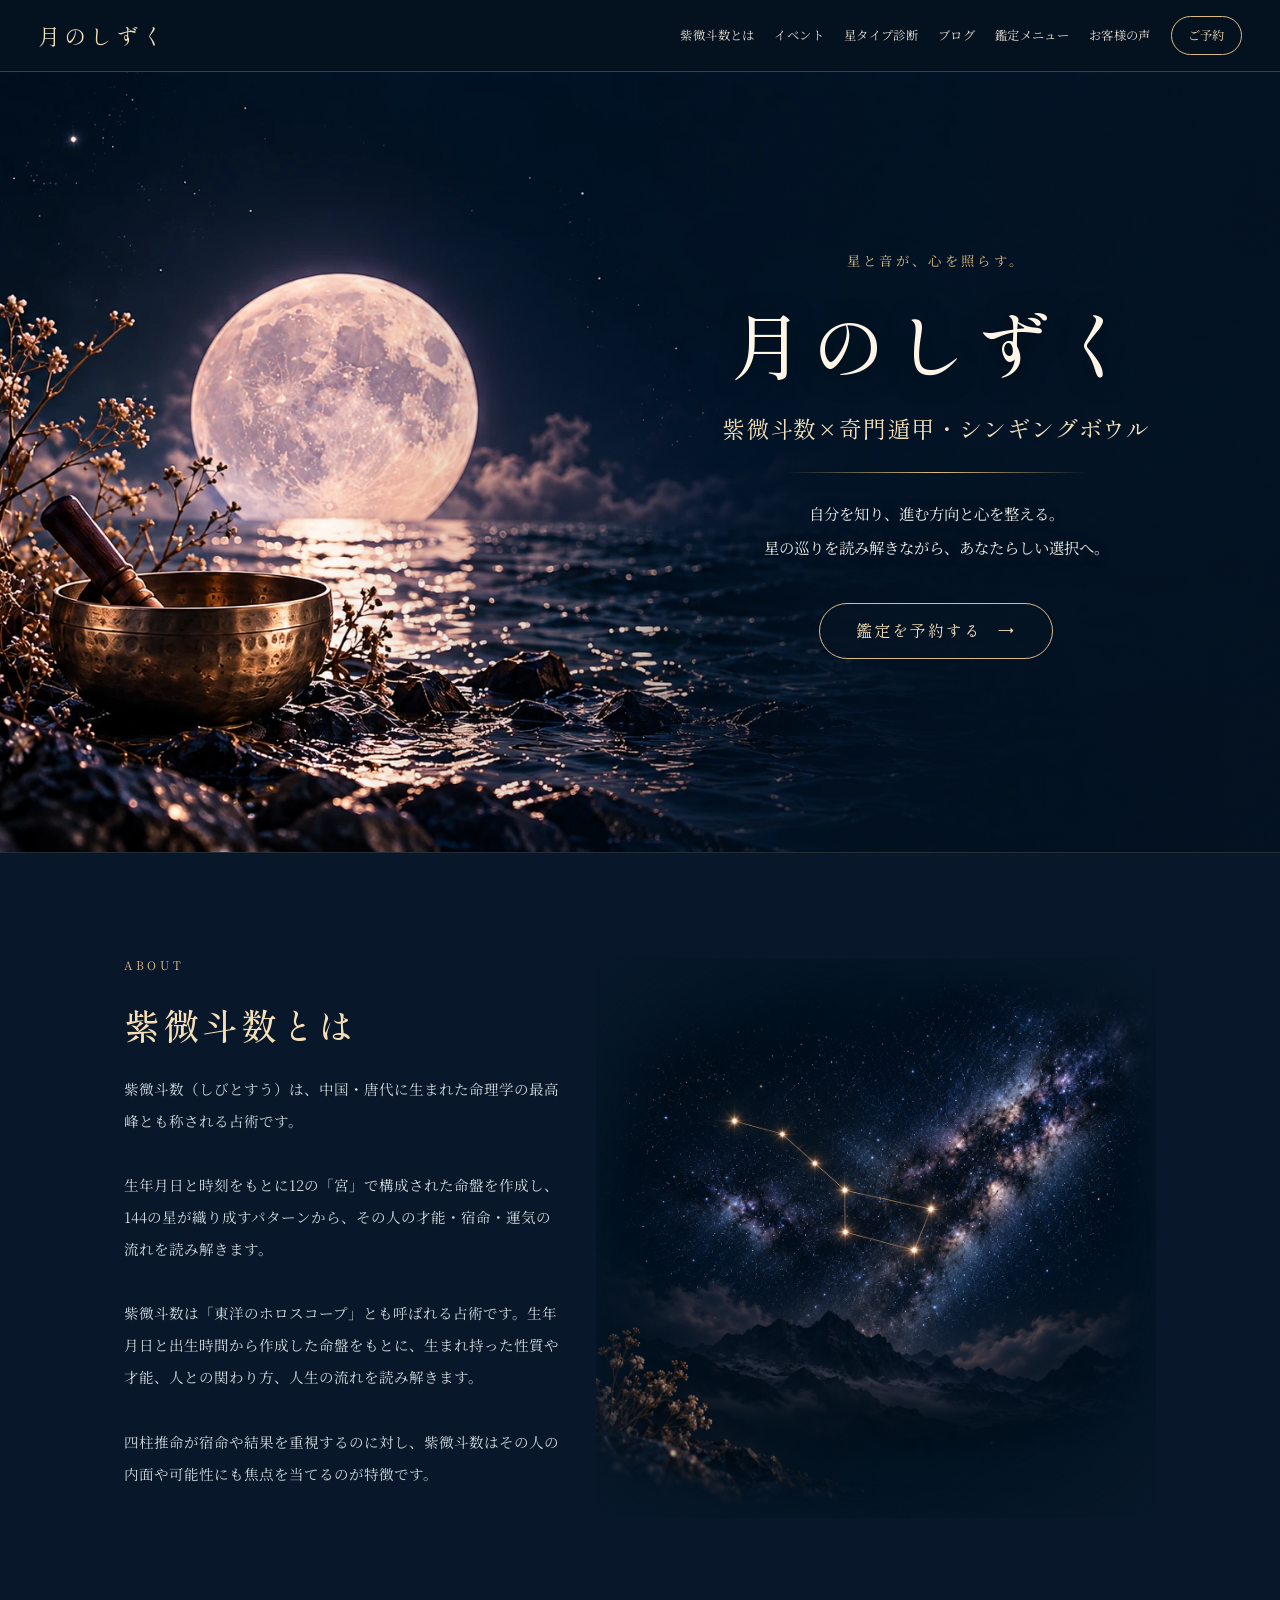
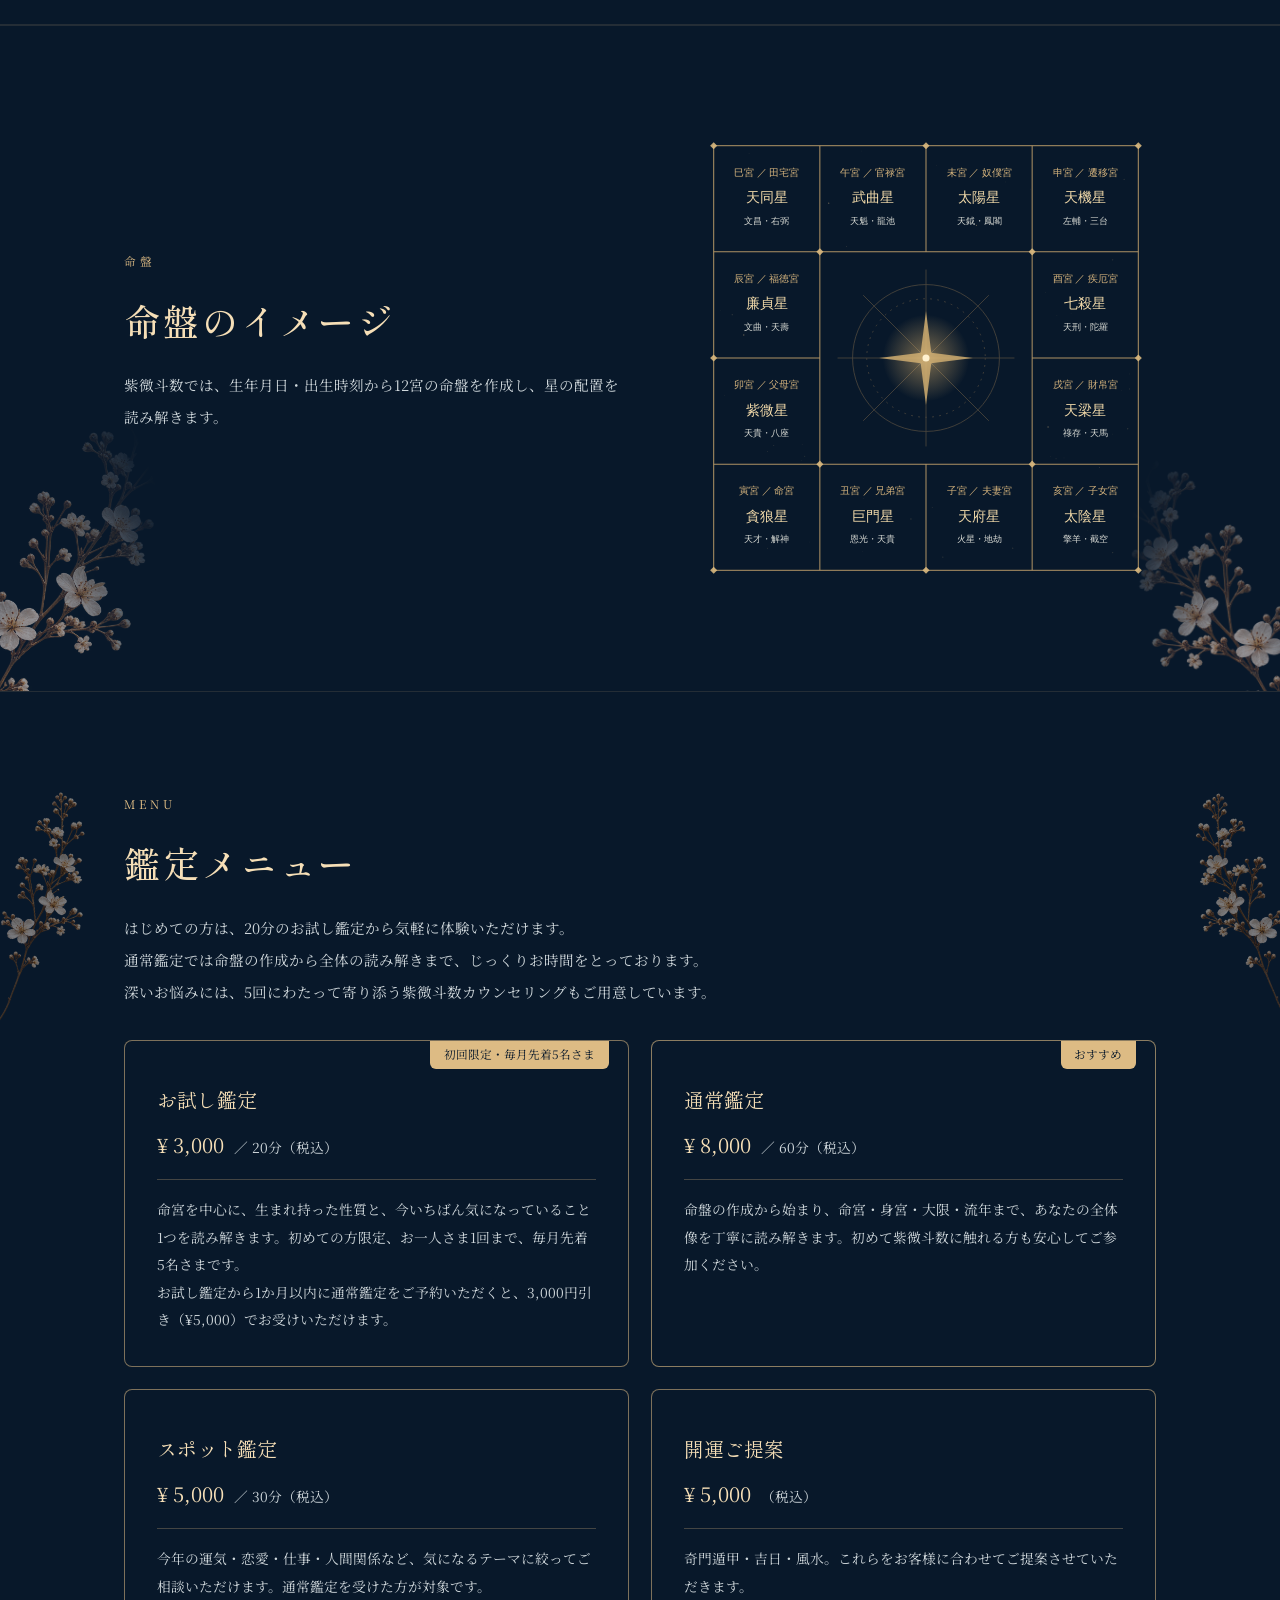
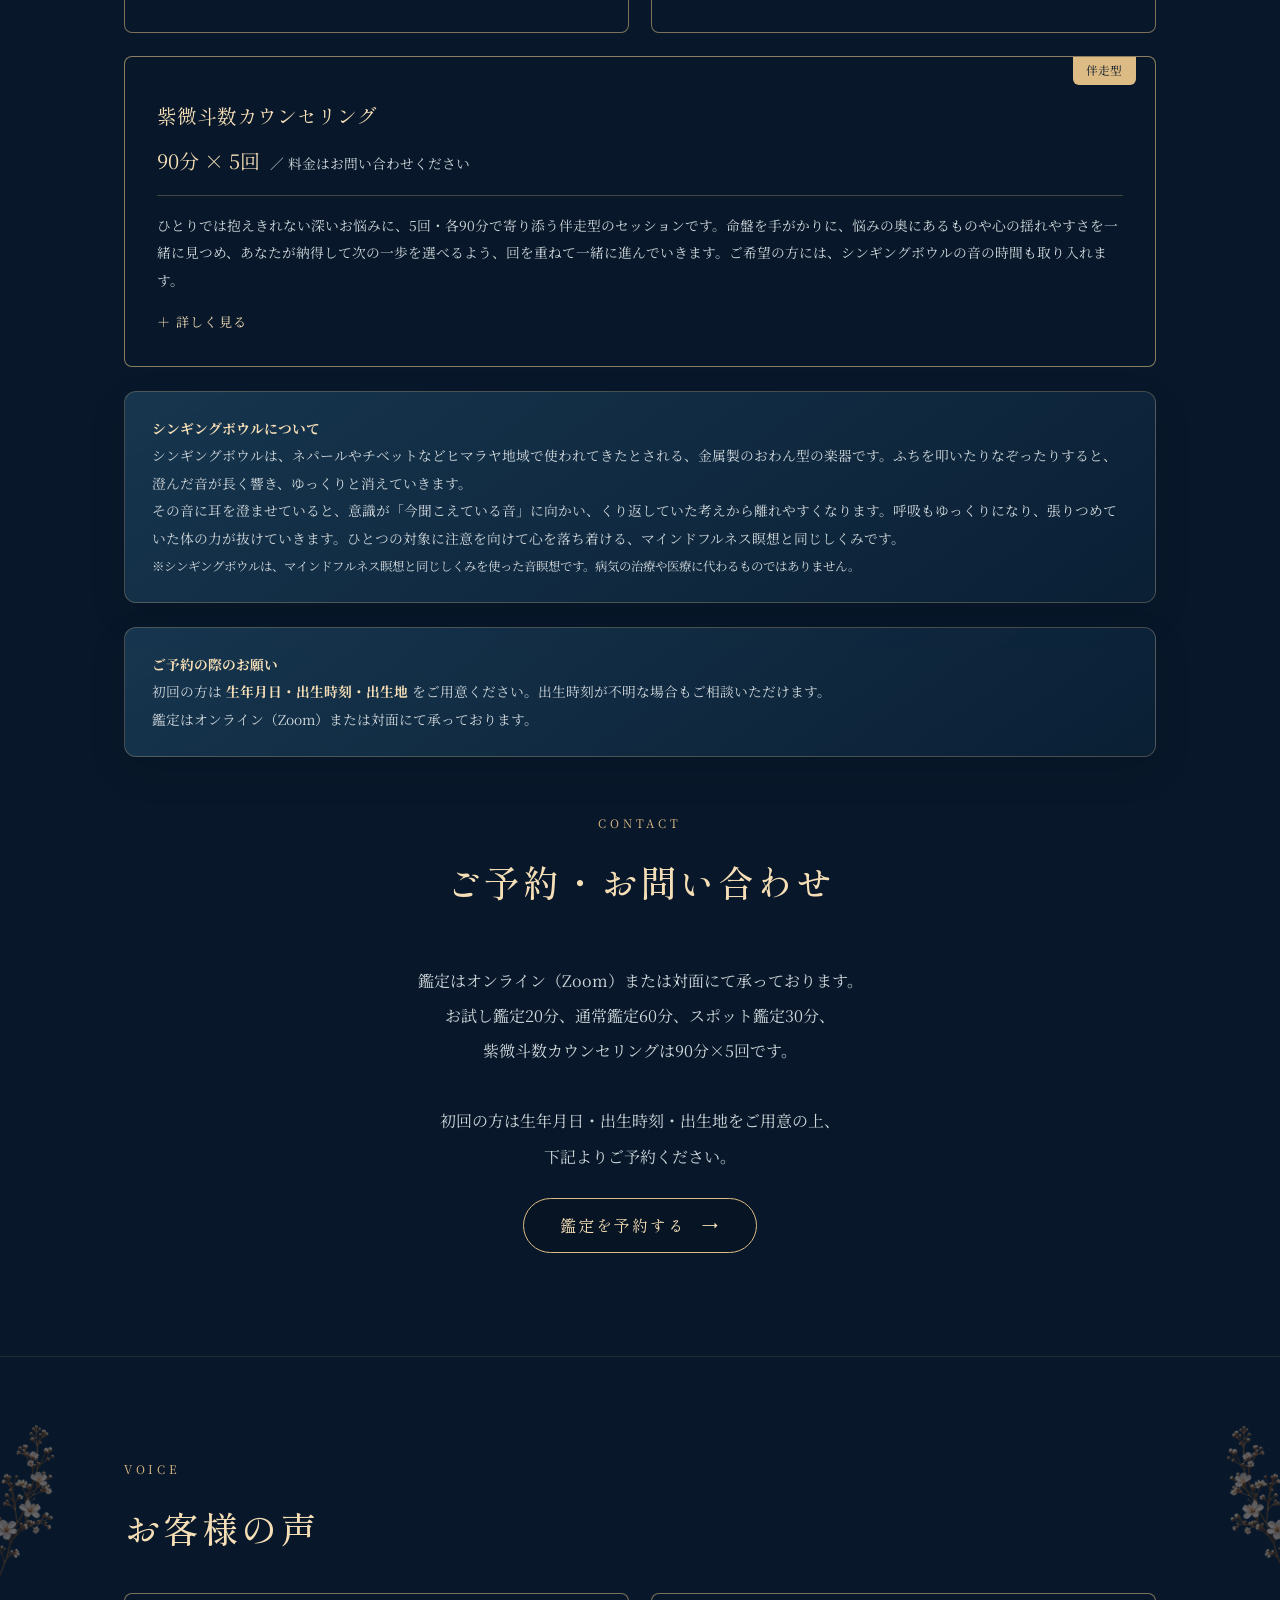
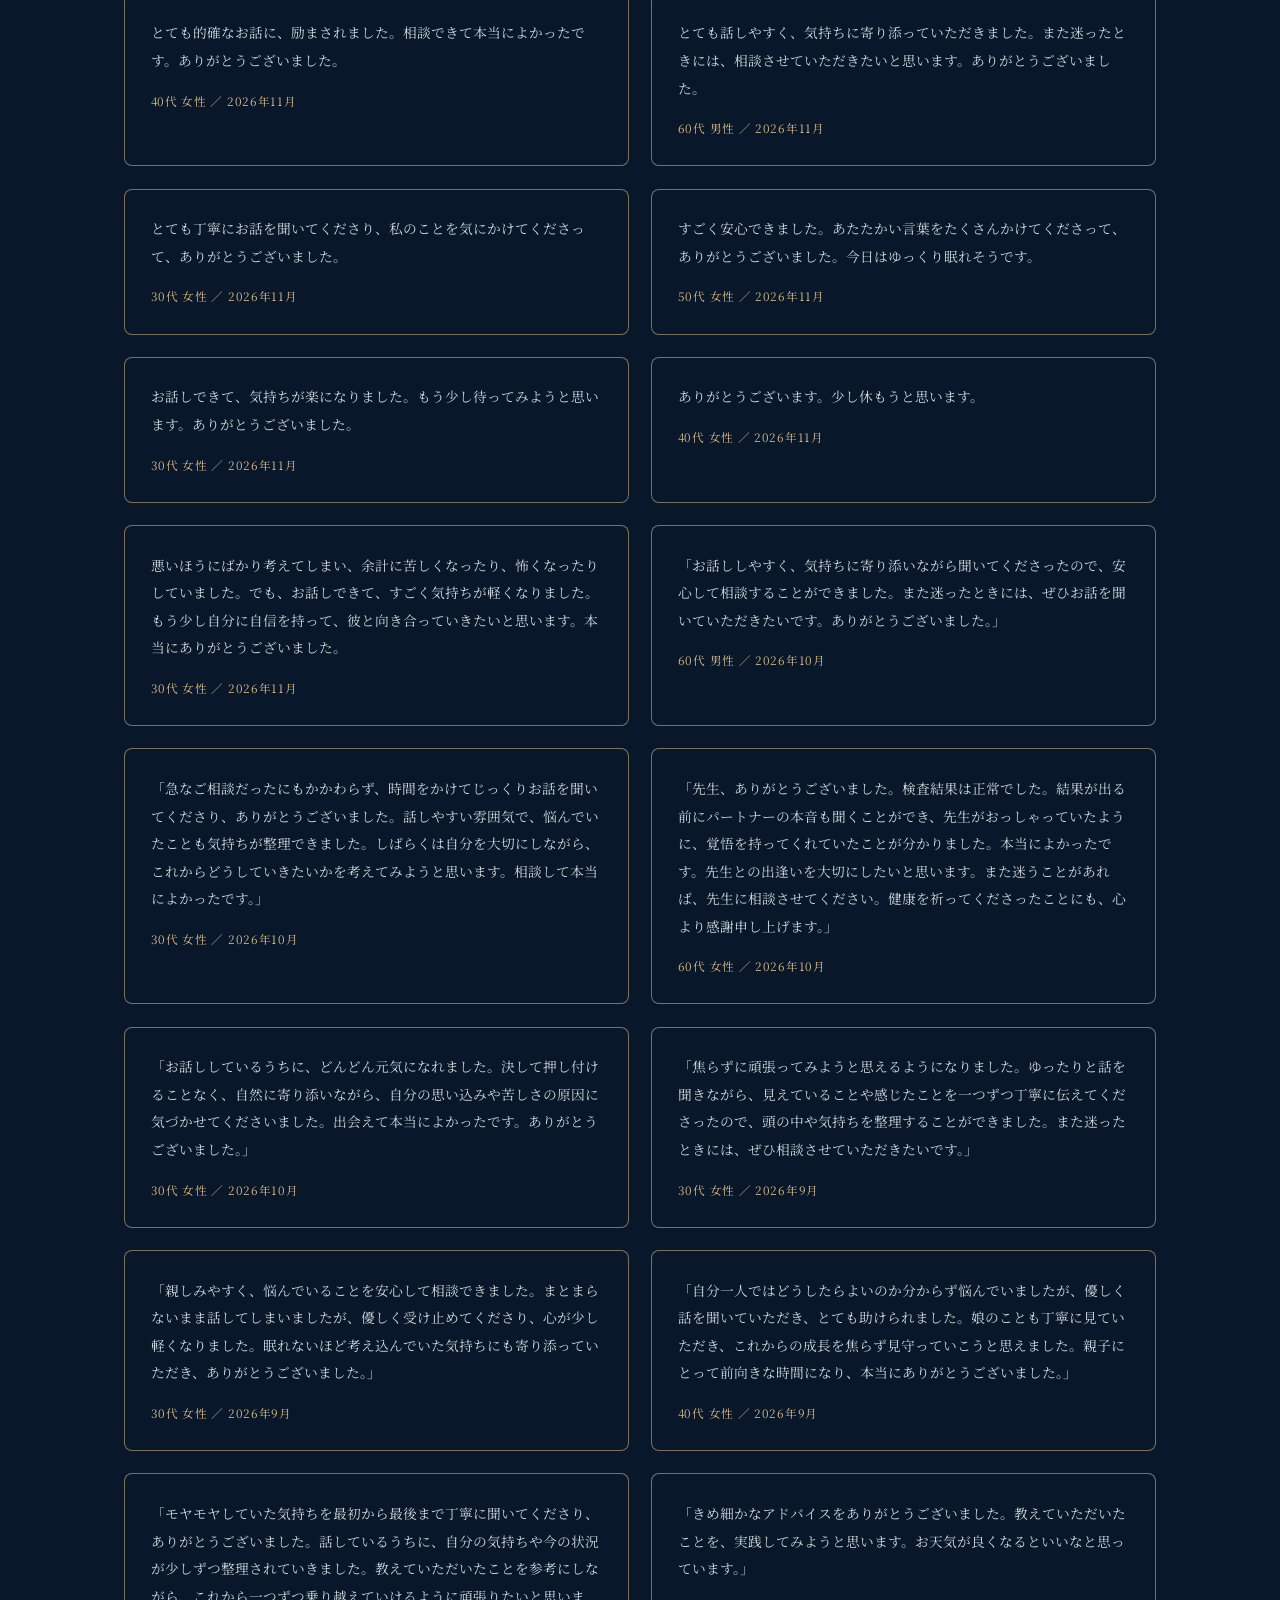
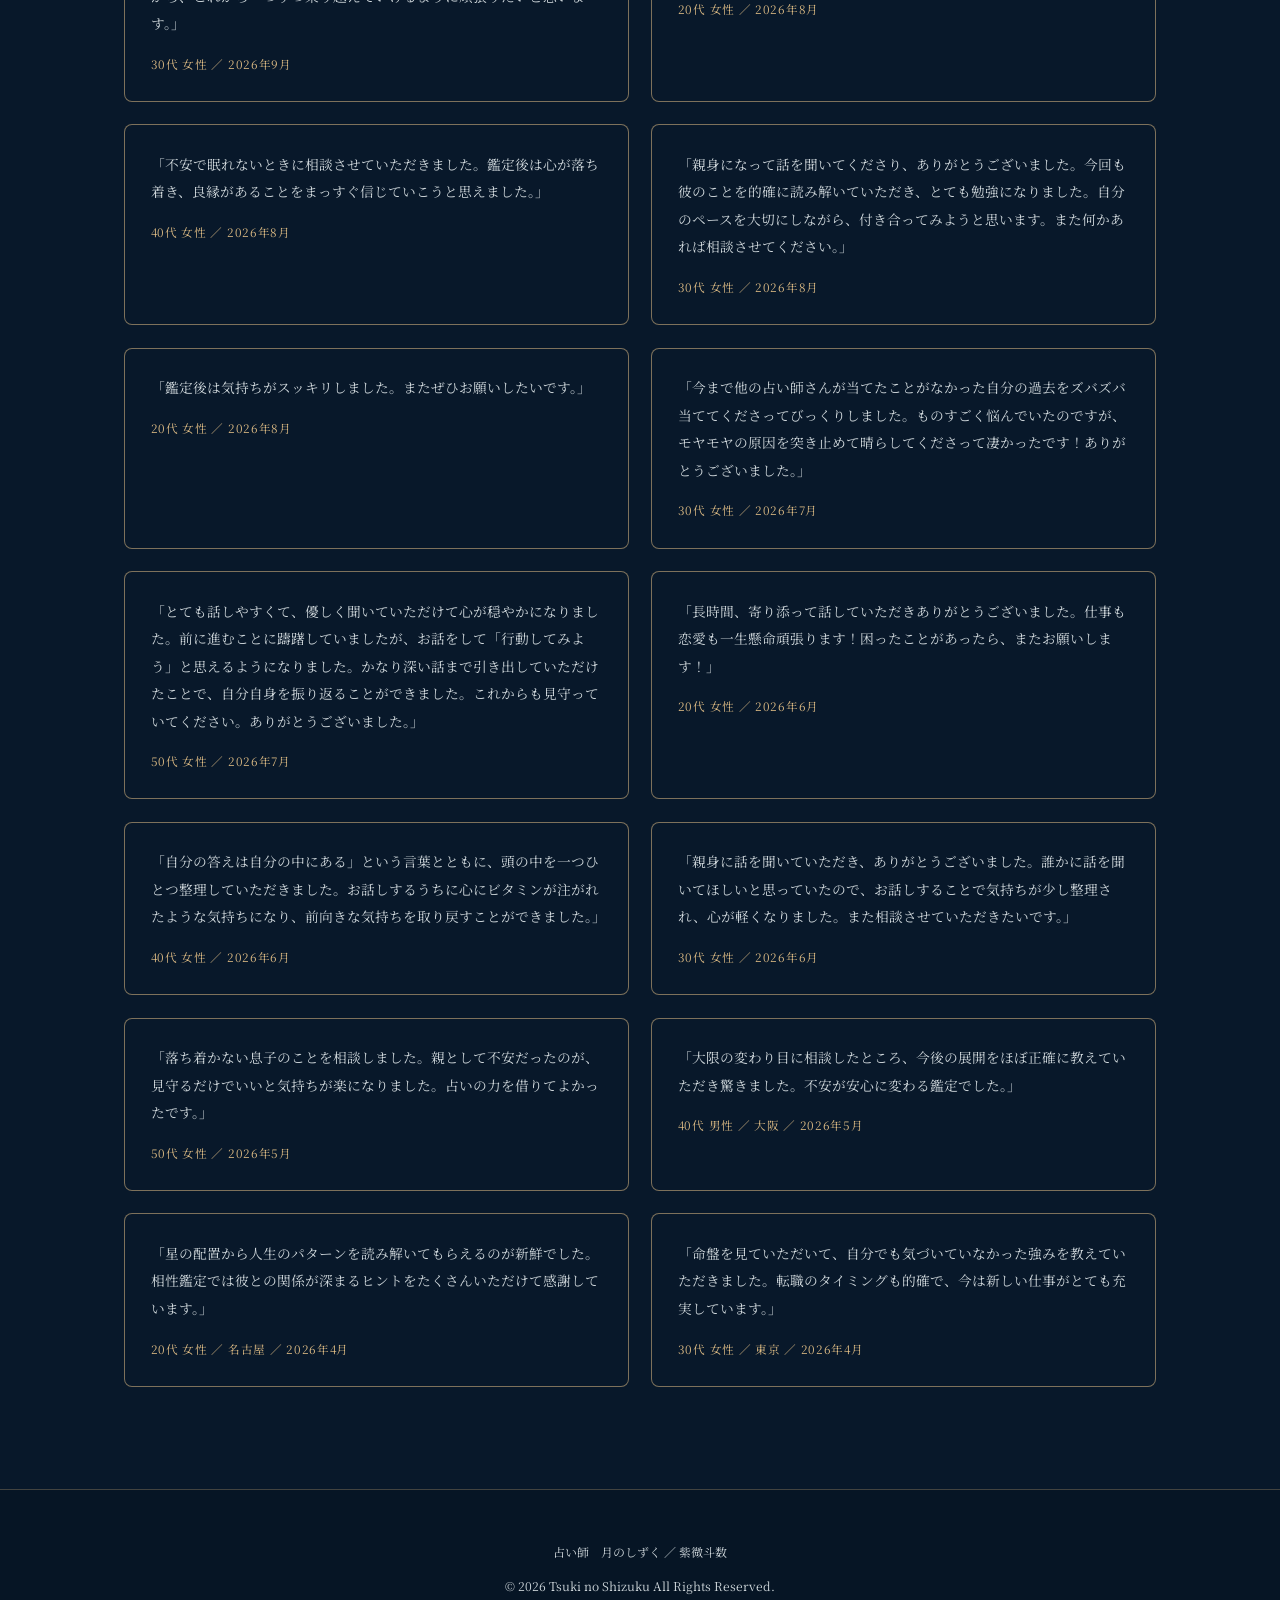
<file: index.html>
<!DOCTYPE html>
<html lang="ja">
<head>
  <meta charset="UTF-8">
  <meta name="viewport" content="width=device-width, initial-scale=1.0">
  <title>月のしずく｜紫微斗数占い師</title>
  <link href="https://fonts.googleapis.com/css2?family=Noto+Serif+JP:wght@300;400;500&family=Shippori+Mincho:wght@400;500;600&display=swap" rel="stylesheet">
  <style id="existing-theme-css">

:root{--navy:#08182a;--navy-2:#0c2036;--navy-3:#102a43;--gold:#ddbb84;--gold-light:#f6dfb7;--text:#f5f1e9;--muted:#d0d8dc;--line:rgba(221,187,132,.28)}
*{box-sizing:border-box}html{scroll-behavior:smooth;scroll-padding-top:88px}body{margin:0;background:var(--navy);color:var(--text);font-family:'Noto Serif JP',serif;line-height:1.85}a{color:inherit}img{max-width:100%}
.nav{position:sticky;top:0;z-index:20;display:flex;align-items:center;justify-content:space-between;gap:2rem;padding:.85rem clamp(1rem,3vw,3.2rem);min-height:72px;background:rgba(5,17,31,.94);backdrop-filter:blur(14px);border-bottom:1px solid var(--line)}.nav-logo{flex:none;font-family:'Shippori Mincho',serif;font-size:1.38rem;letter-spacing:.18em;color:var(--gold-light);text-decoration:none}.nav-links{display:flex;gap:clamp(.7rem,1.55vw,1.8rem);align-items:center}.nav-links a{white-space:nowrap;font-size:.77rem;text-decoration:none;color:#e9e1d4;letter-spacing:.03em}.nav-links a:hover,.nav-links a:focus-visible{color:var(--gold-light)}.nav-links a:last-child{border:1px solid var(--gold);border-radius:50px;padding:.45rem 1rem;color:var(--gold-light)}
.hero{position:relative;min-height:min(780px,calc(100svh - 72px));display:flex;align-items:center;justify-content:flex-end;background:linear-gradient(90deg,transparent 25%,rgba(5,17,30,.12) 44%,rgba(5,17,30,.58) 100%),url('hero-night.webp') 36% center/cover no-repeat;background-color:var(--navy);overflow:hidden}.hero-content{position:relative;width:min(50%,750px);padding:4rem clamp(2rem,5vw,6rem) 5rem 1rem;text-align:center}.hero-eyebrow{font-size:.83rem;letter-spacing:.25em;color:var(--gold);margin:0 0 1.3rem}.site-title{font-family:'Shippori Mincho',serif;font-weight:500;font-size:clamp(2.8rem,5.7vw,5.2rem);letter-spacing:.13em;line-height:1.3;color:#fff5e6;margin:0 0 1.2rem;text-shadow:0 3px 25px rgba(0,0,0,.55)}.hero-subtitle{font-family:'Shippori Mincho',serif;font-size:clamp(1rem,1.8vw,1.5rem);letter-spacing:.04em;color:var(--gold-light);line-height:1.7;margin:0}.hero-rule{height:1px;max-width:300px;margin:1.5rem auto;background:linear-gradient(90deg,transparent,var(--gold),transparent)}.hero-copy{font-size:clamp(.86rem,1.2vw,1.03rem);color:#f3f0e9;line-height:2.2;text-shadow:0 2px 12px #08182a;margin:0}.hero-cta,.contact-btn{display:inline-flex;align-items:center;justify-content:center;gap:1rem;margin-top:2.4rem;min-height:54px;padding:.75rem 2.3rem;border:1px solid var(--gold);border-radius:40px;text-decoration:none;color:var(--gold-light);background:rgba(6,20,35,.78);font-family:'Shippori Mincho',serif;letter-spacing:.12em;transition:background .2s,transform .2s}.hero-cta:hover,.contact-btn:hover{background:#163650;transform:translateY(-2px)}
.page-band{border-top:1px solid rgba(221,187,132,.13);background:var(--navy)}.page-band:nth-of-type(odd){background:var(--navy-2)}.about-bg{border-top:1px solid var(--line);border-bottom:1px solid var(--line);background:linear-gradient(135deg,#0a1d32,#102a43 54%,#0a1d32)}.section{width:min(1080px,100%);margin:auto;padding:clamp(4rem,8vw,7rem) 1.5rem}.section-label{font-size:.73rem;text-transform:uppercase;letter-spacing:.32em;color:var(--gold);margin:0 0 .85rem}.section-title{font-family:'Shippori Mincho',serif;font-weight:500;font-size:clamp(1.6rem,3vw,2.25rem);letter-spacing:.08em;color:var(--gold-light);margin:.2rem 0 1rem}.section-lead{font-size:.91rem;line-height:2.2;color:var(--muted);margin:0 0 2rem}.section[style]{position:relative}.section>img{display:block}.page-band:first-of-type .section{text-align:center;position:relative;isolation:isolate}.page-band:first-of-type .section>img{position:absolute;inset:0;width:100%;height:100%;object-fit:cover;opacity:.16;z-index:-1}.page-band:first-of-type .section a[href*="hoshi_shindan"]{display:inline-block;border:1px solid var(--gold);border-radius:30px;padding:.8rem 2rem;color:var(--gold-light);text-decoration:none}
.about-inner{display:grid;grid-template-columns:1fr 1fr;gap:4rem;align-items:center}.about-inner img{display:block;width:min(100%,440px);margin:auto;border-radius:10px;border:1px solid var(--line);box-shadow:0 20px 50px rgba(0,0,0,.22)}.chart-figure{margin:1.7rem 0 0}.chart-figure img{display:block;width:100%;border-radius:12px;border:1px solid var(--line)}.chart-figure figcaption{font-size:.72rem;color:var(--muted);margin-top:.8rem;text-align:right}
.menu-cards,.testimonials{display:grid;grid-template-columns:repeat(2,minmax(0,1fr));gap:1.4rem}.menu-card,.testimonial,.note-box,.contact-box{background:linear-gradient(145deg,rgba(33,72,101,.62),rgba(11,34,56,.75));border:1px solid var(--line);border-radius:12px;box-shadow:0 14px 38px rgba(0,0,0,.1)}.menu-card{padding:2rem;position:relative}.menu-card.featured{border-color:rgba(221,187,132,.62)}.badge{position:absolute;top:0;right:1.2rem;background:var(--gold);color:var(--navy);padding:.2rem .85rem;border-radius:0 0 6px 6px;font-size:.73rem}.menu-icon{font-size:1.65rem}.menu-name{font-family:'Shippori Mincho',serif;color:var(--gold-light);font-size:1.25rem;margin:.5rem 0}.price-row{display:flex;align-items:baseline;gap:.6rem}.price-num{color:var(--gold-light);font-size:1.25rem}.price-time,.menu-desc,.note-box,.testimonial-text{color:var(--muted);font-size:.86rem;line-height:2}.divider-thin{height:1px;background:var(--line);margin:1rem 0}.note-box{padding:1.4rem 1.7rem;margin-top:1.5rem}.note-box strong{color:var(--gold-light)}.testimonials{margin-top:2rem}.testimonial{padding:1.6rem;border-left:2px solid var(--gold)}.testimonial-text{margin-bottom:1rem}.testimonial-author{font-size:.73rem;letter-spacing:.06em;color:var(--gold)}.contact-box{text-align:center;padding:3rem 1.5rem;margin-top:2rem}.contact-box p{color:var(--muted);line-height:2.2}.contact-btn{margin-top:.5rem}.footer{text-align:center;padding:2.4rem 1rem;background:#061525;border-top:1px solid var(--line);color:var(--muted);font-size:.75rem}
@media(max-width:1050px){.nav{display:block}.nav-links{overflow-x:auto;padding:.6rem 0 .2rem;scrollbar-width:thin}.nav-links a{font-size:.75rem}.hero{min-height:670px}.hero-content{width:54%}}
@media(max-width:700px){.nav{padding:.75rem 1rem}.nav-logo{font-size:1.1rem}.nav-links{gap:1rem}.hero{min-height:740px;align-items:flex-end;background:linear-gradient(0deg,#07192d 0%,rgba(7,25,45,.88) 28%,rgba(7,25,45,.07) 67%),url('hero-night.webp') 26% top/auto 68% no-repeat;background-color:#081a2c}.hero-content{width:100%;padding:0 1.2rem 3.2rem}.site-title{font-size:2.8rem}.hero-subtitle{font-size:1.05rem}.hero-copy br{display:none}.about-inner{grid-template-columns:1fr;gap:1rem}.menu-cards,.testimonials{grid-template-columns:1fr}.section{padding:4.5rem 1.25rem}}
@media(prefers-reduced-motion:reduce){html{scroll-behavior:auto}*,*::before,*::after{transition:none!important}}

/* Five visual anchors share the same night-blue canvas and restrained gold. */
.page-band,.page-band:nth-of-type(odd),.about-bg{background:#08182a}
.about-bg{border-top:1px solid rgba(221,187,132,.13);border-bottom:1px solid rgba(221,187,132,.13)}
.about-inner img{border:0;border-radius:0;box-shadow:none;background:transparent;
  -webkit-mask-image:radial-gradient(ellipse 70% 68% at center,#000 64%,transparent 100%);
  mask-image:radial-gradient(ellipse 70% 68% at center,#000 64%,transparent 100%)}
.meihai-art{background:transparent;border:0;box-shadow:none}
.menu-contact{margin-top:3.5rem}
.menu-contact>.section-label,.menu-contact>.section-title{text-align:center}
.menu-contact .contact-box{background:transparent;border:0;box-shadow:none;margin-top:.5rem;padding:1rem 1.5rem 0}
.menu-card{background:var(--navy);border:1px solid rgba(221,187,132,.55);border-radius:8px;box-shadow:none}
.menu-icon{display:none}
.testimonial{background:var(--navy);border:1px solid rgba(221,187,132,.55);border-radius:8px;box-shadow:none}
#menu,#voice{position:relative;isolation:isolate;overflow:hidden}
#menu .section,#voice .section{position:relative;z-index:1}
#menu::before,#menu::after,#voice::before,#voice::after{content:"";position:absolute;top:6rem;width:145px;height:230px;background:url('blog-floral-overlay.png') center bottom/contain no-repeat;opacity:.48;pointer-events:none;z-index:0}
#menu::before,#voice::before{left:-42px;transform:rotate(-14deg)}
#menu::after,#voice::after{right:-45px;transform:scaleX(-1) rotate(-12deg)}
#voice::before,#voice::after{top:4rem;width:110px;height:175px;opacity:.4}
@media(max-width:700px){.hero{background-color:#08182a}}

/* Events: same navy canvas, restrained floral edges and fine gold. */
.page-hero{position:relative;isolation:isolate;overflow:hidden;min-height:310px;display:flex;flex-direction:column;align-items:center;justify-content:center;text-align:center;padding:4rem 1.5rem 3.5rem;background:#08182a;border-bottom:1px solid rgba(221,187,132,.16)}
.page-hero::before,.page-hero::after{content:"";position:absolute;bottom:-45px;width:135px;height:205px;background:url('blog-floral-overlay.png') center bottom/contain no-repeat;opacity:.48;z-index:-1;pointer-events:none}
.page-hero::before{left:-32px;transform:rotate(-14deg)}
.page-hero::after{right:-34px;transform:scaleX(-1) rotate(-12deg)}
.page-hero .page-label{margin:0 0 .6rem;font-size:.7rem;letter-spacing:.35em;color:var(--gold)}
.page-hero .page-title{margin:0;font-family:'Shippori Mincho',serif;font-size:clamp(1.9rem,4vw,2.6rem);font-weight:500;letter-spacing:.13em;color:var(--gold-light)}
.page-divider{width:80px;height:1px;margin:1.3rem auto 0;background:linear-gradient(90deg,transparent,var(--gold),transparent)}
.idou-section,.guest-section{background:#08182a}
.idou-section{border-bottom:1px solid rgba(221,187,132,.14)}
.section-wrap{width:min(980px,100%);margin:auto;padding:clamp(3.5rem,7vw,6rem) 1.5rem}
.category-label{font-size:.75rem;letter-spacing:.2em;color:var(--gold);margin-bottom:1.1rem}
.idou-heading{font-family:'Shippori Mincho',serif;font-size:clamp(1.35rem,3vw,2rem);font-weight:500;color:var(--gold-light);margin:.2rem 0 1.2rem}
.idou-sub{color:var(--muted);font-size:.89rem;line-height:2.2;margin:0 0 2rem}
.event-card,.guest-card{position:relative;background:transparent;border:1px solid rgba(221,187,132,.55);border-radius:8px;padding:clamp(1.4rem,4vw,2.5rem);margin:0 0 2rem;box-shadow:none}
.event-card-badge{display:inline-block;padding:.2rem .8rem;border:1px solid var(--line);color:var(--gold-light);font-size:.73rem;margin-bottom:1.4rem}
.event-grid{display:grid;grid-template-columns:minmax(175px,.7fr) minmax(0,1.3fr);gap:2rem}
.event-info-title,.event-menu-title,.guest-meta .ml{font-size:.72rem;letter-spacing:.14em;color:var(--gold)}
.highlight-date{font-family:'Shippori Mincho',serif;color:var(--gold-light);font-size:clamp(1.3rem,2.8vw,1.8rem);line-height:1.75;margin-top:.5rem}
.highlight-date span{font-size:.8em}
.event-info-list{list-style:none;margin:.5rem 0 0;padding:0}
.event-info-list li,.guest-meta-item{display:flex;gap:1rem;padding:.45rem 0;border-bottom:1px solid rgba(221,187,132,.15);font-size:.83rem;line-height:1.75}
.event-info-list .label,.guest-meta .ml{min-width:4.2rem;flex:none;color:var(--gold)}
.event-info-list .value,.guest-meta .mv{color:var(--muted)}
.event-img{margin-top:1.7rem}
.event-img img{display:block;max-width:min(100%,560px);height:auto;margin:auto;border:0}
.contact-row{display:flex;flex-wrap:wrap;gap:1.4rem;margin-top:2rem;border-top:1px solid var(--line);padding-top:1.3rem}
.contact-item{display:flex;flex-direction:column;gap:.15rem;font-size:.83rem;overflow-wrap:anywhere}
.ci-label{color:var(--gold);font-size:.68rem;letter-spacing:.14em}
.contact-item a{color:var(--gold-light)}
.guest-event-name{font-family:'Shippori Mincho',serif;font-size:clamp(1.18rem,2.4vw,1.55rem);color:var(--gold-light);line-height:1.6}
.guest-event-sub{font-size:.8rem;color:var(--muted);margin:.3rem 0 1.4rem}
.guest-meta{display:grid;grid-template-columns:repeat(2,minmax(0,1fr));gap:0 2rem;margin-bottom:1.4rem}
.event-menu-box{border-top:1px solid rgba(221,187,132,.33);border-bottom:1px solid rgba(221,187,132,.33);padding:1rem 0;margin:1.5rem 0}
.event-menu-title{margin-bottom:.65rem}
.event-menu-row{display:flex;align-items:baseline;justify-content:space-between;gap:1rem;padding:.42rem 0;border-top:1px solid rgba(221,187,132,.12);font-size:.85rem;color:var(--muted)}
.event-menu-row span:last-child{white-space:nowrap;color:var(--gold-light)}
.event-menu-row.highlight span{color:var(--gold-light)}
@media(max-width:700px){#menu::before,#menu::after,#voice::before,#voice::after{width:75px;height:120px;top:5rem;opacity:.34}#menu::before,#voice::before{left:-35px}#menu::after,#voice::after{right:-35px}.page-hero{min-height:245px}.page-hero::before,.page-hero::after{width:75px;height:120px;bottom:-25px;opacity:.34}.event-grid,.guest-meta{grid-template-columns:1fr}.event-grid{gap:1.4rem}.guest-meta-item{padding:.35rem 0}.event-menu-row{font-size:.78rem}}

/* ブログ用 */
.insta-banner{max-width:860px;margin:0 auto 2rem;padding:0}.insta-inner{display:flex;align-items:center;justify-content:space-between;border:1px solid var(--line);background:rgba(221,187,132,.04);padding:1rem 1.5rem;gap:1rem;border-radius:8px}.insta-left{display:flex;align-items:center;gap:1rem}.insta-icon{font-size:1.4rem}.insta-text strong{color:var(--gold-light);font-size:.85rem;display:block;margin-bottom:.2rem}.insta-text p{font-size:.78rem;color:var(--muted);line-height:1.7;margin:0}.insta-btn{display:inline-block;padding:.5rem 1.2rem;border:1px solid var(--gold);border-radius:30px;color:var(--gold-light);font-family:'Shippori Mincho',serif;font-size:.75rem;letter-spacing:.15em;text-decoration:none;white-space:nowrap;background:rgba(221,187,132,.06);transition:all .3s}.insta-btn:hover{background:rgba(221,187,132,.15)}.insta-sub{margin-top:.8rem;padding:.8rem 1.5rem;border:1px solid var(--line);border-top:none;background:rgba(221,187,132,.03);border-radius:0 0 8px 8px;font-size:.72rem;color:rgba(208,216,220,.6)}.insta-sub a{color:rgba(221,187,132,.6);text-decoration:none}.insta-sub a:hover{color:var(--gold)}
.articles{max-width:860px;margin:0 auto;padding:0 0 clamp(4rem,8vw,6rem)}.article-card{border-bottom:1px solid rgba(221,187,132,.13);padding:2.2rem 0;cursor:pointer;transition:all .3s;display:grid;grid-template-columns:1fr auto;gap:1rem;align-items:start}.article-card:first-child{border-top:1px solid rgba(221,187,132,.13)}.article-card:hover .card-title{color:var(--gold-light)}.article-card:hover .card-arrow{opacity:1;transform:translateX(4px)}.card-no{font-size:.65rem;color:var(--gold);letter-spacing:.3em;margin-bottom:.6rem}.card-title{font-family:'Shippori Mincho',serif;font-size:clamp(1rem,2.5vw,1.15rem);color:var(--muted);letter-spacing:.08em;margin-bottom:.7rem;transition:color .3s;line-height:1.6}.card-excerpt{font-size:.8rem;line-height:2;color:rgba(208,216,220,.7)}.card-arrow{font-size:1rem;color:var(--gold);opacity:.4;transition:all .3s;margin-top:.4rem}.card-tag{display:inline-block;font-size:.6rem;letter-spacing:.15em;color:var(--gold);border:1px solid rgba(221,187,132,.3);padding:2px 8px;margin-right:4px;margin-top:.8rem;border-radius:3px}
.article-page{max-width:680px;margin:0 auto;padding:3rem 1.5rem clamp(4rem,8vw,6rem)}.back-btn{display:inline-flex;align-items:center;gap:.4rem;font-size:.75rem;color:var(--gold);letter-spacing:.15em;cursor:pointer;margin-bottom:3rem;border:none;background:none}.article-no{font-size:.65rem;color:var(--gold);letter-spacing:.35em;margin-bottom:1rem}.article-title{font-family:'Shippori Mincho',serif;font-size:clamp(1.3rem,4vw,1.8rem);color:var(--gold-light);letter-spacing:.1em;line-height:1.6;margin-bottom:1rem;font-weight:500}.article-date{font-size:.7rem;color:rgba(221,187,132,.6);letter-spacing:.2em;margin-bottom:3rem;padding-bottom:2rem;border-bottom:1px solid rgba(221,187,132,.15)}.article-body h2{font-family:'Shippori Mincho',serif;font-size:1.05rem;color:var(--gold-light);letter-spacing:.08em;margin:2.5rem 0 1rem;font-weight:500;padding-left:.8rem;border-left:2px solid var(--gold)}.article-body p{font-size:.88rem;line-height:2.4;color:var(--muted);margin-bottom:1rem}.item{margin-bottom:1.5rem}.item-no{font-size:.72rem;color:var(--gold);letter-spacing:.15em;margin-bottom:.3rem}.item-title{font-family:'Shippori Mincho',serif;font-size:.95rem;color:var(--gold-light);margin-bottom:.5rem}.article-footer{margin-top:4rem;padding-top:2rem;border-top:1px solid rgba(221,187,132,.15)}.article-tags span{display:inline-block;font-size:.6rem;letter-spacing:.15em;color:var(--gold);border:1px solid rgba(221,187,132,.3);padding:3px 10px;margin-right:6px;margin-bottom:1.5rem;border-radius:3px}.next-article{background:rgba(221,187,132,.04);border:1px solid var(--line);border-radius:8px;padding:1.5rem;cursor:pointer;transition:all .3s;margin-bottom:2rem}.next-article:hover{background:rgba(221,187,132,.08)}.next-label{font-size:.62rem;color:var(--gold);letter-spacing:.3em;margin-bottom:.5rem}.next-title{font-family:'Shippori Mincho',serif;font-size:.95rem;color:var(--muted)}.cta-box{text-align:center;border:1px solid var(--line);padding:2rem;background:rgba(221,187,132,.03);border-radius:8px}.cta-box p{font-size:.82rem;color:var(--muted);line-height:2;margin-bottom:1.2rem}.cta-btn{display:inline-block;padding:.75rem 2rem;border:1px solid var(--gold);border-radius:30px;color:var(--gold-light);font-family:'Shippori Mincho',serif;font-size:.82rem;letter-spacing:.2em;text-decoration:none;background:rgba(221,187,132,.06);transition:all .3s}.cta-btn:hover{background:rgba(221,187,132,.15)}
/* 予約フォーム用 */
.wrap{max-width:660px;margin:0 auto;padding:clamp(3rem,6vw,5rem) 1.5rem clamp(4rem,8vw,6rem)}.page-label{font-size:.7rem;letter-spacing:.5em;color:var(--gold);text-transform:uppercase;margin-bottom:1rem}.page-title{font-family:'Shippori Mincho',serif;font-size:clamp(1.4rem,4vw,2rem);color:var(--gold-light);letter-spacing:.1em;margin-bottom:.8rem}.divider-form{width:60px;height:1px;background:linear-gradient(to right,var(--gold),transparent);margin:1.5rem 0 2rem}.page-desc{font-size:.85rem;line-height:2.2;color:var(--muted);margin-bottom:2.5rem}
.form-group{margin-bottom:1.8rem}.form-label{display:block;font-size:.78rem;color:var(--gold);letter-spacing:.2em;margin-bottom:.6rem}.required{color:#e07070;font-size:.65rem;margin-left:.4rem}.form-input,.form-select,.form-textarea{width:100%;background:rgba(255,255,255,.03);border:1px solid rgba(221,187,132,.22);color:var(--text);font-family:'Noto Serif JP',serif;font-size:.88rem;padding:.9rem 1rem;outline:none;transition:border-color .3s;-webkit-appearance:none;border-radius:4px}.form-input:focus,.form-select:focus,.form-textarea:focus{border-color:var(--gold)}.form-textarea{resize:vertical;min-height:120px;line-height:1.8}.form-note{font-size:.72rem;color:rgba(208,216,220,.6);margin-top:.6rem;letter-spacing:.05em}
.radio-group{display:flex;gap:1rem;flex-wrap:wrap}.radio-label{display:flex;align-items:center;gap:.5rem;cursor:pointer;font-size:.85rem;color:var(--muted)}.radio-label input{display:none}.radio-custom{width:16px;height:16px;border:1px solid rgba(221,187,132,.4);border-radius:50%;position:relative;flex-shrink:0;transition:border-color .3s}.radio-label input:checked + .radio-custom{border-color:var(--gold)}.radio-label input:checked + .radio-custom::after{content:'';position:absolute;top:3px;left:3px;width:8px;height:8px;background:var(--gold);border-radius:50%}.radio-label input:checked ~ span{color:var(--gold-light)}
.birth-grid{display:grid;grid-template-columns:1fr 1fr 1fr;gap:.8rem}
.submit-btn{width:100%;padding:1.1rem;border:1px solid var(--gold);border-radius:40px;background:rgba(221,187,132,.08);color:var(--gold-light);font-family:'Shippori Mincho',serif;font-size:.95rem;letter-spacing:.25em;cursor:pointer;transition:all .3s}.submit-btn:hover{background:rgba(221,187,132,.18);transform:translateY(-1px)}.submit-btn:disabled{opacity:.6;cursor:not-allowed}

</style>
  <style>
    .meihai-art { display: block; width: 100%; height: auto; background: transparent; margin: 1.5rem 0 .5rem; }
  </style>
  <style>
    .meihai-grid .cell-palace { color: #d9b979; }
    .meihai-grid .main-star,
    .meihai-grid .center-logo-text { color: #f0d8a8; }
  </style>

  <style id="hero-image-fix">
    .hero { background-image: linear-gradient(90deg, transparent 25%, rgba(5,17,30,.12) 44%, rgba(5,17,30,.58) 100%), url("hero-night.webp") !important; }
  </style>
  <style id="meihai-layout-only">
    #meihai { position: relative; overflow: hidden; background: #08182a; }
    #meihai::before, #meihai::after { content: ""; position: absolute; bottom: -105px; background: url('blog-floral-overlay.png') center / contain no-repeat; opacity: .58; mix-blend-mode: screen; -webkit-mask-image: radial-gradient(ellipse at bottom, #000 32%, transparent 78%); mask-image: radial-gradient(ellipse at bottom, #000 32%, transparent 78%); pointer-events: none; }
    #meihai::before { left: -105px; width: 290px; height: 410px; }
    #meihai::after { right: -80px; width: 255px; height: 365px; transform: scaleX(-1); }
    @media (max-width: 700px) { #meihai::before { left: -65px; width: 150px; height: 230px; bottom: -65px; } #meihai::after { right: -60px; width: 135px; height: 210px; bottom: -65px; } }
    #meihai .meihai-layout { display: grid; grid-template-columns: minmax(0, 1fr) minmax(300px, 460px); gap: clamp(2rem, 6vw, 5rem); align-items: center; position: relative; z-index: 1; }
    #meihai .meihai-copy { max-width: 500px; }
    #meihai .meihai-art { display: block; width: 100%; max-width: 460px; height: auto; margin: 0; border: 0; box-shadow: none; background: transparent; }
    @media (max-width: 700px) { #meihai .meihai-layout { grid-template-columns: 1fr; gap: 1.3rem; } #meihai .meihai-art { width: min(100%, 430px); margin: 0 auto; } }
  </style>
  <style id="menu-more">
    .menu-more{margin-top:1rem}
    .menu-more summary{cursor:pointer;color:var(--gold-light);font-size:.82rem;letter-spacing:.1em;list-style:none}
    .menu-more summary::-webkit-details-marker{display:none}
    .menu-more summary::before{content:"＋ "}
    .menu-more[open] summary::before{content:"－ "}
    .menu-more .menu-desc p{margin:.9rem 0 0}
    .menu-more strong,.note-box strong{color:var(--gold-light)}
  </style>
  <style id="hokuto-size-only">
    @media (min-width:701px) {
      .about-inner { grid-template-columns:minmax(0,.88fr) minmax(0,1.12fr); gap:2rem; }
      .about-inner img { width:100%; max-width:600px; }
    }
    @media (max-width:700px) { .about-inner img { width:min(100%,520px); } }
  </style>
</head>
<body>

<nav class="nav">
  <a class="nav-logo" href="index.html">月のしずく</a>
  <div class="nav-links">
    <a href="#about">紫微斗数とは</a>
    <a href="event.html">イベント</a>
    <a href="hoshi_shindan.html">星タイプ診断</a>
    <a href="blog.html">ブログ</a>
    <a href="#menu">鑑定メニュー</a>
    <a href="#voice">お客様の声</a>
    <a href="yoyaku.html">ご予約</a>
  </div>
</nav>

<section class="hero"><div class="hero-content"><p class="hero-eyebrow">星と音が、心を照らす。</p><h1 class="site-title">月のしずく</h1><p class="hero-subtitle">紫微斗数×奇門遁甲・シンギングボウル</p><div class="hero-rule" aria-hidden="true"></div><p class="hero-copy">自分を知り、進む方向と心を整える。<br>星の巡りを読み解きながら、あなたらしい選択へ。</p><a class="hero-cta" href="yoyaku.html">鑑定を予約する <span aria-hidden="true">→</span></a></div></section>

<div class="page-band" hidden></div>

<div class="about-bg" id="about">
  <div class="section about-inner">
    <div>
      <p class="section-label">About</p>
      <h2 class="section-title">紫微斗数とは</h2>
      <p class="section-lead">紫微斗数（しびとすう）は、中国・唐代に生まれた命理学の最高峰とも称される占術です。<br><br>生年月日と時刻をもとに12の「宮」で構成された命盤を作成し、144の星が織り成すパターンから、その人の才能・宿命・運気の流れを読み解きます。<br><br>紫微斗数は「東洋のホロスコープ」とも呼ばれる占術です。生年月日と出生時間から作成した命盤をもとに、生まれ持った性質や才能、人との関わり方、人生の流れを読み解きます。<br><br>四柱推命が宿命や結果を重視するのに対し、紫微斗数はその人の内面や可能性にも焦点を当てるのが特徴です。</p>
    </div>
    <div>
      <img src="hokuto-star-v2.png" alt="紺色の夜空に描かれた北斗星の装飾画像" loading="lazy">
    </div>
  </div>
</div>

<div class="page-band" id="meihai">
  <div class="section meihai-layout">
    <div class="meihai-copy">
      <p class="section-label">命盤</p>
      <h2 class="section-title">命盤のイメージ</h2>
      <p class="section-lead">紫微斗数では、生年月日・出生時刻から12宮の命盤を作成し、星の配置を読み解きます。</p>
    </div>
    <img class="meihai-art" src="meihai-ornate.svg" alt="月のしずく 紫微斗数の12宮命盤イメージ" loading="lazy">
  </div>
</div>

<div id="menu" class="page-band">
  <div class="section">
    <p class="section-label">Menu</p>
    <h2 class="section-title">鑑定メニュー</h2>
    <p class="section-lead">はじめての方は、20分のお試し鑑定から気軽に体験いただけます。<br>通常鑑定では命盤の作成から全体の読み解きまで、じっくりお時間をとっております。<br>深いお悩みには、5回にわたって寄り添う紫微斗数カウンセリングもご用意しています。</p>
    <div class="menu-cards">
      <div class="menu-card">
        <div class="badge">初回限定・毎月先着5名さま</div>
        <div class="menu-icon">🌱</div>
        <div class="menu-name">お試し鑑定</div>
        <div class="price-row"><span class="price-num">¥ 3,000</span><span class="price-time">／ 20分（税込）</span></div>
        <div class="divider-thin"></div>
        <div class="menu-desc">命宮を中心に、生まれ持った性質と、今いちばん気になっていること1つを読み解きます。初めての方限定、お一人さま1回まで、毎月先着5名さまです。<br>お試し鑑定から1か月以内に通常鑑定をご予約いただくと、3,000円引き（¥5,000）でお受けいただけます。</div>
      </div>
      <div class="menu-card featured">
        <div class="badge">おすすめ</div>
        <div class="menu-icon">🌙</div>
        <div class="menu-name">通常鑑定</div>
        <div class="price-row"><span class="price-num highlight">¥ 8,000</span><span class="price-time">／ 60分（税込）</span></div>
        <div class="divider-thin"></div>
        <div class="menu-desc">命盤の作成から始まり、命宮・身宮・大限・流年まで、あなたの全体像を丁寧に読み解きます。初めて紫微斗数に触れる方も安心してご参加ください。</div>
      </div>
      <div class="menu-card">
        <div class="menu-icon">✨</div>
        <div class="menu-name">スポット鑑定</div>
        <div class="price-row"><span class="price-num">¥ 5,000</span><span class="price-time">／ 30分（税込）</span></div>
        <div class="divider-thin"></div>
        <div class="menu-desc">今年の運気・恋愛・仕事・人間関係など、気になるテーマに絞ってご相談いただけます。通常鑑定を受けた方が対象です。</div>
      </div>
      <div class="menu-card">
        <div class="menu-icon">🧭</div>
        <div class="menu-name">開運ご提案</div>
        <div class="price-row"><span class="price-num">¥ 5,000</span><span class="price-time">（税込）</span></div>
        <div class="divider-thin"></div>
        <div class="menu-desc">奇門遁甲・吉日・風水。これらをお客様に合わせてご提案させていただきます。</div>
      </div>
      <div class="menu-card featured" style="grid-column:1/-1;">
        <div class="badge">伴走型</div>
        <div class="menu-icon">🕊️</div>
        <div class="menu-name">紫微斗数カウンセリング</div>
        <div class="price-row"><span class="price-num">90分 × 5回</span><span class="price-time">／ 料金はお問い合わせください</span></div>
        <div class="divider-thin"></div>
        <div class="menu-desc">ひとりでは抱えきれない深いお悩みに、5回・各90分で寄り添う伴走型のセッションです。命盤を手がかりに、悩みの奥にあるものや心の揺れやすさを一緒に見つめ、あなたが納得して次の一歩を選べるよう、回を重ねて一緒に進んでいきます。ご希望の方には、シンギングボウルの音の時間も取り入れます。</div>
        <details class="menu-more">
          <summary>詳しく見る</summary>
          <div class="menu-desc">
            <p><strong>こんな方に</strong><br>・何年も同じところで立ち止まっている<br>・家族や仕事、人との関係のことが頭から離れない<br>・どうすればいいのか、自分でも分からなくなっている<br>・腰を据えて、自分と向き合いたい</p>
            <p><strong>5回の流れ（例）</strong><br>
            1. <strong>命盤の全体像を見ながら、今のお悩みを整理する</strong><br>命盤の全体像をお伝えし、今の状況やお悩みをご自身のペースでお話しいただきます。<br>
            2. <strong>いちばん気になっているお悩みを掘り下げる</strong><br>命盤を手がかりに、その場面で何を感じ、どう考え、どう行動してきたかを振り返ります。<br>
            3. <strong>繰り返す悩みから自己理解を深める</strong><br>自分をどう評価し、周りの評価をどう受け止めているか。どんなときに心が揺れやすいのかを一緒に見ていきます。<br>
            4. <strong>自分を等身大に受け止め、日常で試せることを考える</strong><br>気持ちの変化を振り返り、できたことも難しかったことも受け止めながら、日常で無理なく試せることを考えます。<br>
            5. <strong>変化を振り返り、これからの過ごし方を自分で選ぶ</strong><br>これから何を大切にしたいのかを言葉にし、納得できる次の一歩を自分で選び、決めていきます。</p>
            <p>セッションの合間に実際に過ごしてみて感じたことも、次の回で一緒に振り返ります。答えを押しつけることはしません。あなた自身が納得して、次の一歩を選べるようになること。それが、この5回の目標です。</p>
            <p style="font-size:.78rem;">※紫微斗数カウンセリングは、医療やカウンセリング治療に代わるものではありません。通院中の方は、主治医の先生とご相談のうえお申し込みください。</p>
          </div>
        </details>
      </div>
    </div>
    <div class="note-box">
      <strong>シンギングボウルについて</strong><br>
      シンギングボウルは、ネパールやチベットなどヒマラヤ地域で使われてきたとされる、金属製のおわん型の楽器です。ふちを叩いたりなぞったりすると、澄んだ音が長く響き、ゆっくりと消えていきます。<br>
      その音に耳を澄ませていると、意識が「今聞こえている音」に向かい、くり返していた考えから離れやすくなります。呼吸もゆっくりになり、張りつめていた体の力が抜けていきます。ひとつの対象に注意を向けて心を落ち着ける、マインドフルネス瞑想と同じしくみです。<br>
      <span style="font-size:.78rem;">※シンギングボウルは、マインドフルネス瞑想と同じしくみを使った音瞑想です。病気の治療や医療に代わるものではありません。</span>
    </div>
    <div class="note-box">
      <strong>ご予約の際のお願い</strong><br>
      初回の方は <strong>生年月日・出生時刻・出生地</strong> をご用意ください。出生時刻が不明な場合もご相談いただけます。<br>
      鑑定はオンライン（Zoom）または対面にて承っております。
    </div>
    <div id="contact" class="menu-contact">
      <p class="section-label">Contact</p>
      <h2 class="section-title">ご予約・お問い合わせ</h2>
    <div class="contact-box">
      <p>鑑定はオンライン（Zoom）または対面にて承っております。<br>お試し鑑定20分、通常鑑定60分、スポット鑑定30分、<br>紫微斗数カウンセリングは90分×5回です。<br><br>初回の方は生年月日・出生時刻・出生地をご用意の上、<br>下記よりご予約ください。</p>
      <a class="contact-btn" href="yoyaku.html">鑑定を予約する <span aria-hidden="true">→</span></a>
    </div>
    </div>
  </div>
</div>

<div id="voice" class="page-band">
  <div class="section">
    <p class="section-label">Voice</p>
    <h2 class="section-title">お客様の声</h2>
    <div class="testimonials">
      <div class="testimonial">
        <div class="testimonial-text">とても的確なお話に、励まされました。相談できて本当によかったです。ありがとうございました。</div>
        <div class="testimonial-author">40代 女性 ／ 2026年11月</div>
      </div>
      <div class="testimonial">
        <div class="testimonial-text">とても話しやすく、気持ちに寄り添っていただきました。また迷ったときには、相談させていただきたいと思います。ありがとうございました。</div>
        <div class="testimonial-author">60代 男性 ／ 2026年11月</div>
      </div>
      <div class="testimonial">
        <div class="testimonial-text">とても丁寧にお話を聞いてくださり、私のことを気にかけてくださって、ありがとうございました。</div>
        <div class="testimonial-author">30代 女性 ／ 2026年11月</div>
      </div>
      <div class="testimonial">
        <div class="testimonial-text">すごく安心できました。あたたかい言葉をたくさんかけてくださって、ありがとうございました。今日はゆっくり眠れそうです。</div>
        <div class="testimonial-author">50代 女性 ／ 2026年11月</div>
      </div>
      <div class="testimonial">
        <div class="testimonial-text">お話しできて、気持ちが楽になりました。もう少し待ってみようと思います。ありがとうございました。</div>
        <div class="testimonial-author">30代 女性 ／ 2026年11月</div>
      </div>
      <div class="testimonial">
        <div class="testimonial-text">ありがとうございます。少し休もうと思います。</div>
        <div class="testimonial-author">40代 女性 ／ 2026年11月</div>
      </div>
      <div class="testimonial">
        <div class="testimonial-text">悪いほうにばかり考えてしまい、余計に苦しくなったり、怖くなったりしていました。でも、お話しできて、すごく気持ちが軽くなりました。もう少し自分に自信を持って、彼と向き合っていきたいと思います。本当にありがとうございました。</div>
        <div class="testimonial-author">30代 女性 ／ 2026年11月</div>
      </div>
      <div class="testimonial">
        <div class="testimonial-text">「お話ししやすく、気持ちに寄り添いながら聞いてくださったので、安心して相談することができました。また迷ったときには、ぜひお話を聞いていただきたいです。ありがとうございました。」</div>
        <div class="testimonial-author">60代 男性 ／ 2026年10月</div>
      </div>
      <div class="testimonial">
        <div class="testimonial-text">「急なご相談だったにもかかわらず、時間をかけてじっくりお話を聞いてくださり、ありがとうございました。話しやすい雰囲気で、悩んでいたことも気持ちが整理できました。しばらくは自分を大切にしながら、これからどうしていきたいかを考えてみようと思います。相談して本当によかったです。」</div>
        <div class="testimonial-author">30代 女性 ／ 2026年10月</div>
      </div>
      <div class="testimonial">
        <div class="testimonial-text">「先生、ありがとうございました。検査結果は正常でした。結果が出る前にパートナーの本音も聞くことができ、先生がおっしゃっていたように、覚悟を持ってくれていたことが分かりました。本当によかったです。先生との出逢いを大切にしたいと思います。また迷うことがあれば、先生に相談させてください。健康を祈ってくださったことにも、心より感謝申し上げます。」</div>
        <div class="testimonial-author">60代 女性 ／ 2026年10月</div>
      </div>
      <div class="testimonial">
        <div class="testimonial-text">「お話ししているうちに、どんどん元気になれました。決して押し付けることなく、自然に寄り添いながら、自分の思い込みや苦しさの原因に気づかせてくださいました。出会えて本当によかったです。ありがとうございました。」</div>
        <div class="testimonial-author">30代 女性 ／ 2026年10月</div>
      </div>
      <div class="testimonial">
        <div class="testimonial-text">「焦らずに頑張ってみようと思えるようになりました。ゆったりと話を聞きながら、見えていることや感じたことを一つずつ丁寧に伝えてくださったので、頭の中や気持ちを整理することができました。また迷ったときには、ぜひ相談させていただきたいです。」</div>
        <div class="testimonial-author">30代 女性 ／ 2026年9月</div>
      </div>
      <div class="testimonial">
        <div class="testimonial-text">「親しみやすく、悩んでいることを安心して相談できました。まとまらないまま話してしまいましたが、優しく受け止めてくださり、心が少し軽くなりました。眠れないほど考え込んでいた気持ちにも寄り添っていただき、ありがとうございました。」</div>
        <div class="testimonial-author">30代 女性 ／ 2026年9月</div>
      </div>
      <div class="testimonial">
        <div class="testimonial-text">「自分一人ではどうしたらよいのか分からず悩んでいましたが、優しく話を聞いていただき、とても助けられました。娘のことも丁寧に見ていただき、これからの成長を焦らず見守っていこうと思えました。親子にとって前向きな時間になり、本当にありがとうございました。」</div>
        <div class="testimonial-author">40代 女性 ／ 2026年9月</div>
      </div>
      <div class="testimonial">
        <div class="testimonial-text">「モヤモヤしていた気持ちを最初から最後まで丁寧に聞いてくださり、ありがとうございました。話しているうちに、自分の気持ちや今の状況が少しずつ整理されていきました。教えていただいたことを参考にしながら、これから一つずつ乗り越えていけるように頑張りたいと思います。」</div>
        <div class="testimonial-author">30代 女性 ／ 2026年9月</div>
      </div>
      <div class="testimonial">
        <div class="testimonial-text">「きめ細かなアドバイスをありがとうございました。教えていただいたことを、実践してみようと思います。お天気が良くなるといいなと思っています。」</div>
        <div class="testimonial-author">20代 女性 ／ 2026年8月</div>
      </div>
      <div class="testimonial">
        <div class="testimonial-text">「不安で眠れないときに相談させていただきました。鑑定後は心が落ち着き、良縁があることをまっすぐ信じていこうと思えました。」</div>
        <div class="testimonial-author">40代 女性 ／ 2026年8月</div>
      </div>
      <div class="testimonial">
        <div class="testimonial-text">「親身になって話を聞いてくださり、ありがとうございました。今回も彼のことを的確に読み解いていただき、とても勉強になりました。自分のペースを大切にしながら、付き合ってみようと思います。また何かあれば相談させてください。」</div>
        <div class="testimonial-author">30代 女性 ／ 2026年8月</div>
      </div>
      <div class="testimonial">
        <div class="testimonial-text">「鑑定後は気持ちがスッキリしました。またぜひお願いしたいです。」</div>
        <div class="testimonial-author">20代 女性 ／ 2026年8月</div>
      </div>
      <div class="testimonial">
        <div class="testimonial-text">「今まで他の占い師さんが当てたことがなかった自分の過去をズバズバ当ててくださってびっくりしました。ものすごく悩んでいたのですが、モヤモヤの原因を突き止めて晴らしてくださって凄かったです！ありがとうございました。」</div>
        <div class="testimonial-author">30代 女性 ／ 2026年7月</div>
      </div>
      <div class="testimonial">
        <div class="testimonial-text">「とても話しやすくて、優しく聞いていただけて心が穏やかになりました。前に進むことに躊躇していましたが、お話をして「行動してみよう」と思えるようになりました。かなり深い話まで引き出していただけたことで、自分自身を振り返ることができました。これからも見守っていてください。ありがとうございました。」</div>
        <div class="testimonial-author">50代 女性 ／ 2026年7月</div>
      </div>
      <div class="testimonial">
        <div class="testimonial-text">「長時間、寄り添って話していただきありがとうございました。仕事も恋愛も一生懸命頑張ります！困ったことがあったら、またお願いします！」</div>
        <div class="testimonial-author">20代 女性 ／ 2026年6月</div>
      </div>
      <div class="testimonial">
        <div class="testimonial-text">「自分の答えは自分の中にある」という言葉とともに、頭の中を一つひとつ整理していただきました。お話しするうちに心にビタミンが注がれたような気持ちになり、前向きな気持ちを取り戻すことができました。」</div>
        <div class="testimonial-author">40代 女性 ／ 2026年6月</div>
      </div>
      <div class="testimonial">
        <div class="testimonial-text">「親身に話を聞いていただき、ありがとうございました。誰かに話を聞いてほしいと思っていたので、お話しすることで気持ちが少し整理され、心が軽くなりました。また相談させていただきたいです。」</div>
        <div class="testimonial-author">30代 女性 ／ 2026年6月</div>
      </div>
      <div class="testimonial">
        <div class="testimonial-text">「落ち着かない息子のことを相談しました。親として不安だったのが、見守るだけでいいと気持ちが楽になりました。占いの力を借りてよかったです。」</div>
        <div class="testimonial-author">50代 女性 ／ 2026年5月</div>
      </div>
      <div class="testimonial">
        <div class="testimonial-text">「大限の変わり目に相談したところ、今後の展開をほぼ正確に教えていただき驚きました。不安が安心に変わる鑑定でした。」</div>
        <div class="testimonial-author">40代 男性 ／ 大阪 ／ 2026年5月</div>
      </div>
      <div class="testimonial">
        <div class="testimonial-text">「星の配置から人生のパターンを読み解いてもらえるのが新鮮でした。相性鑑定では彼との関係が深まるヒントをたくさんいただけて感謝しています。」</div>
        <div class="testimonial-author">20代 女性 ／ 名古屋 ／ 2026年4月</div>
      </div>
      <div class="testimonial">
        <div class="testimonial-text">「命盤を見ていただいて、自分でも気づいていなかった強みを教えていただきました。転職のタイミングも的確で、今は新しい仕事がとても充実しています。」</div>
        <div class="testimonial-author">30代 女性 ／ 東京 ／ 2026年4月</div>
      </div>
    </div>
  </div>
</div>


<footer class="footer">
  <p>占い師　月のしずく ／ 紫微斗数</p>
  <p>© 2026 Tsuki no Shizuku All Rights Reserved.</p>
</footer>

</body>
</html>
</file>
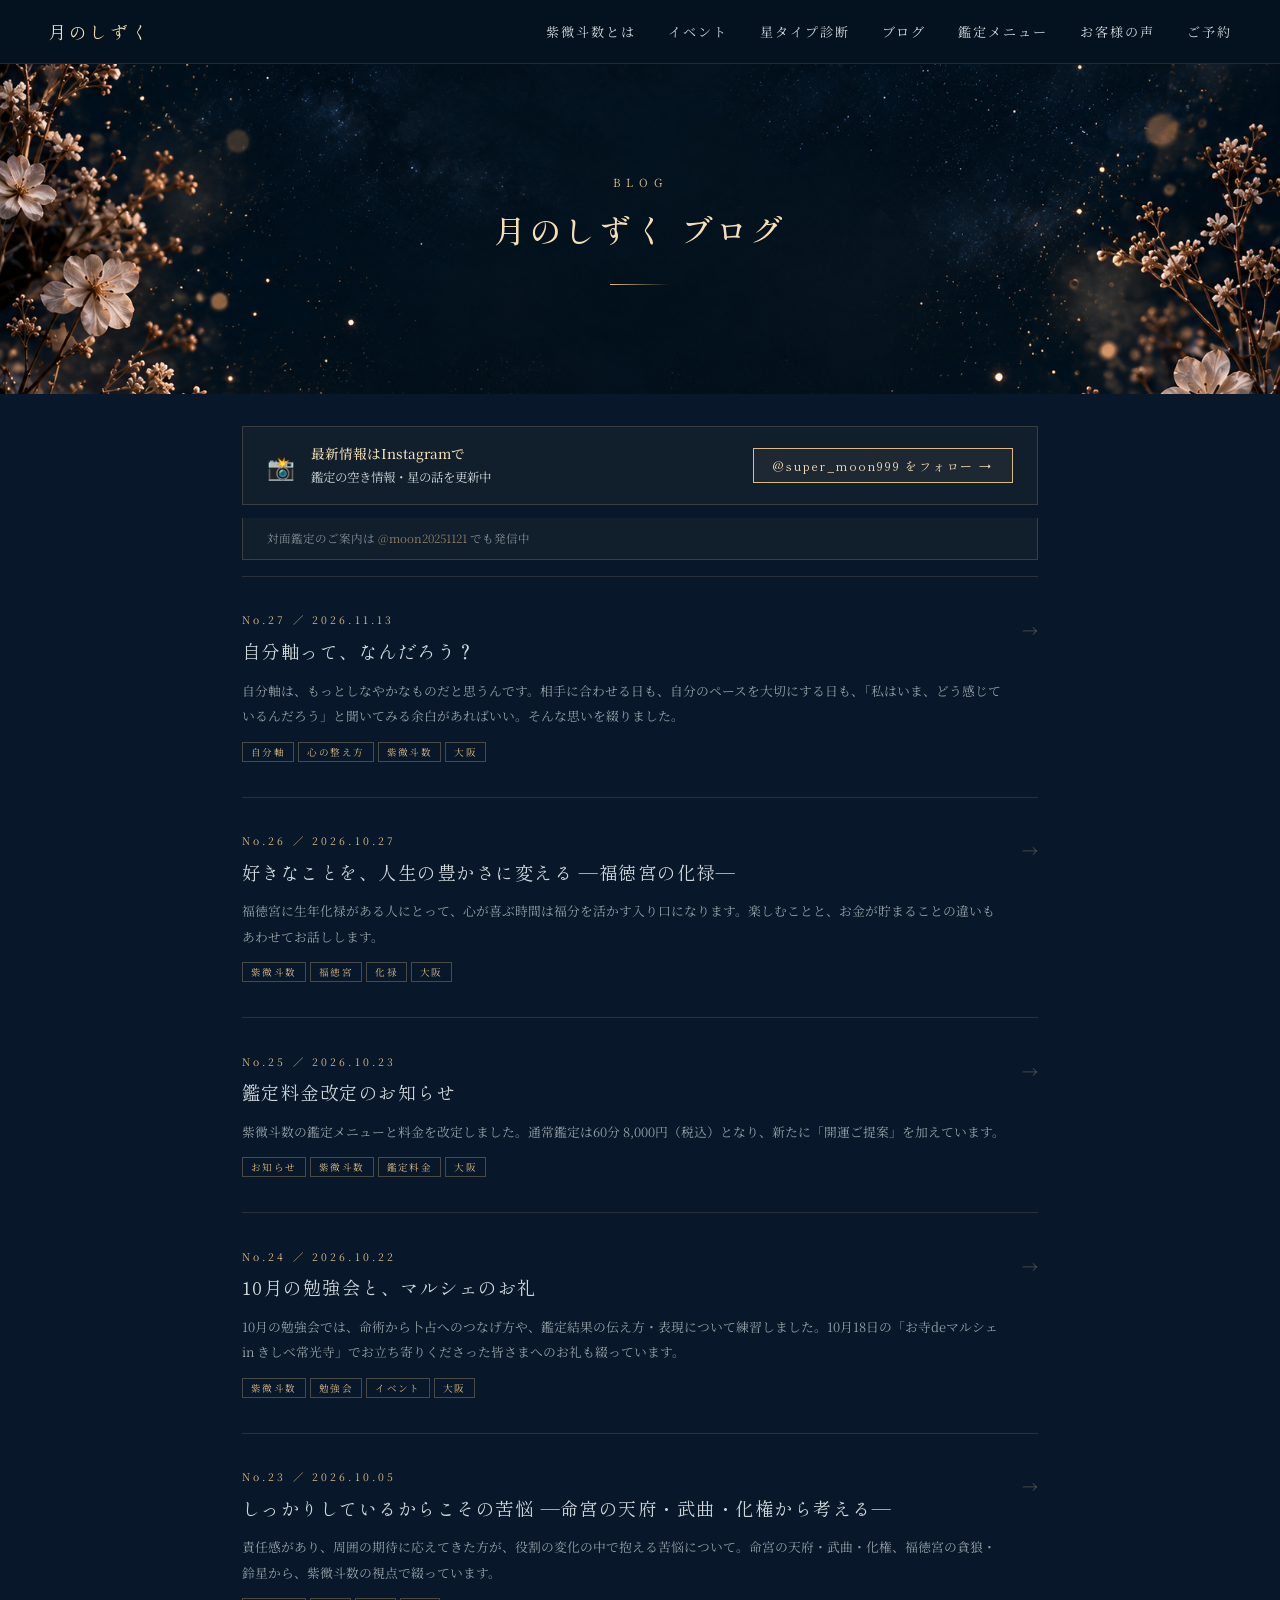
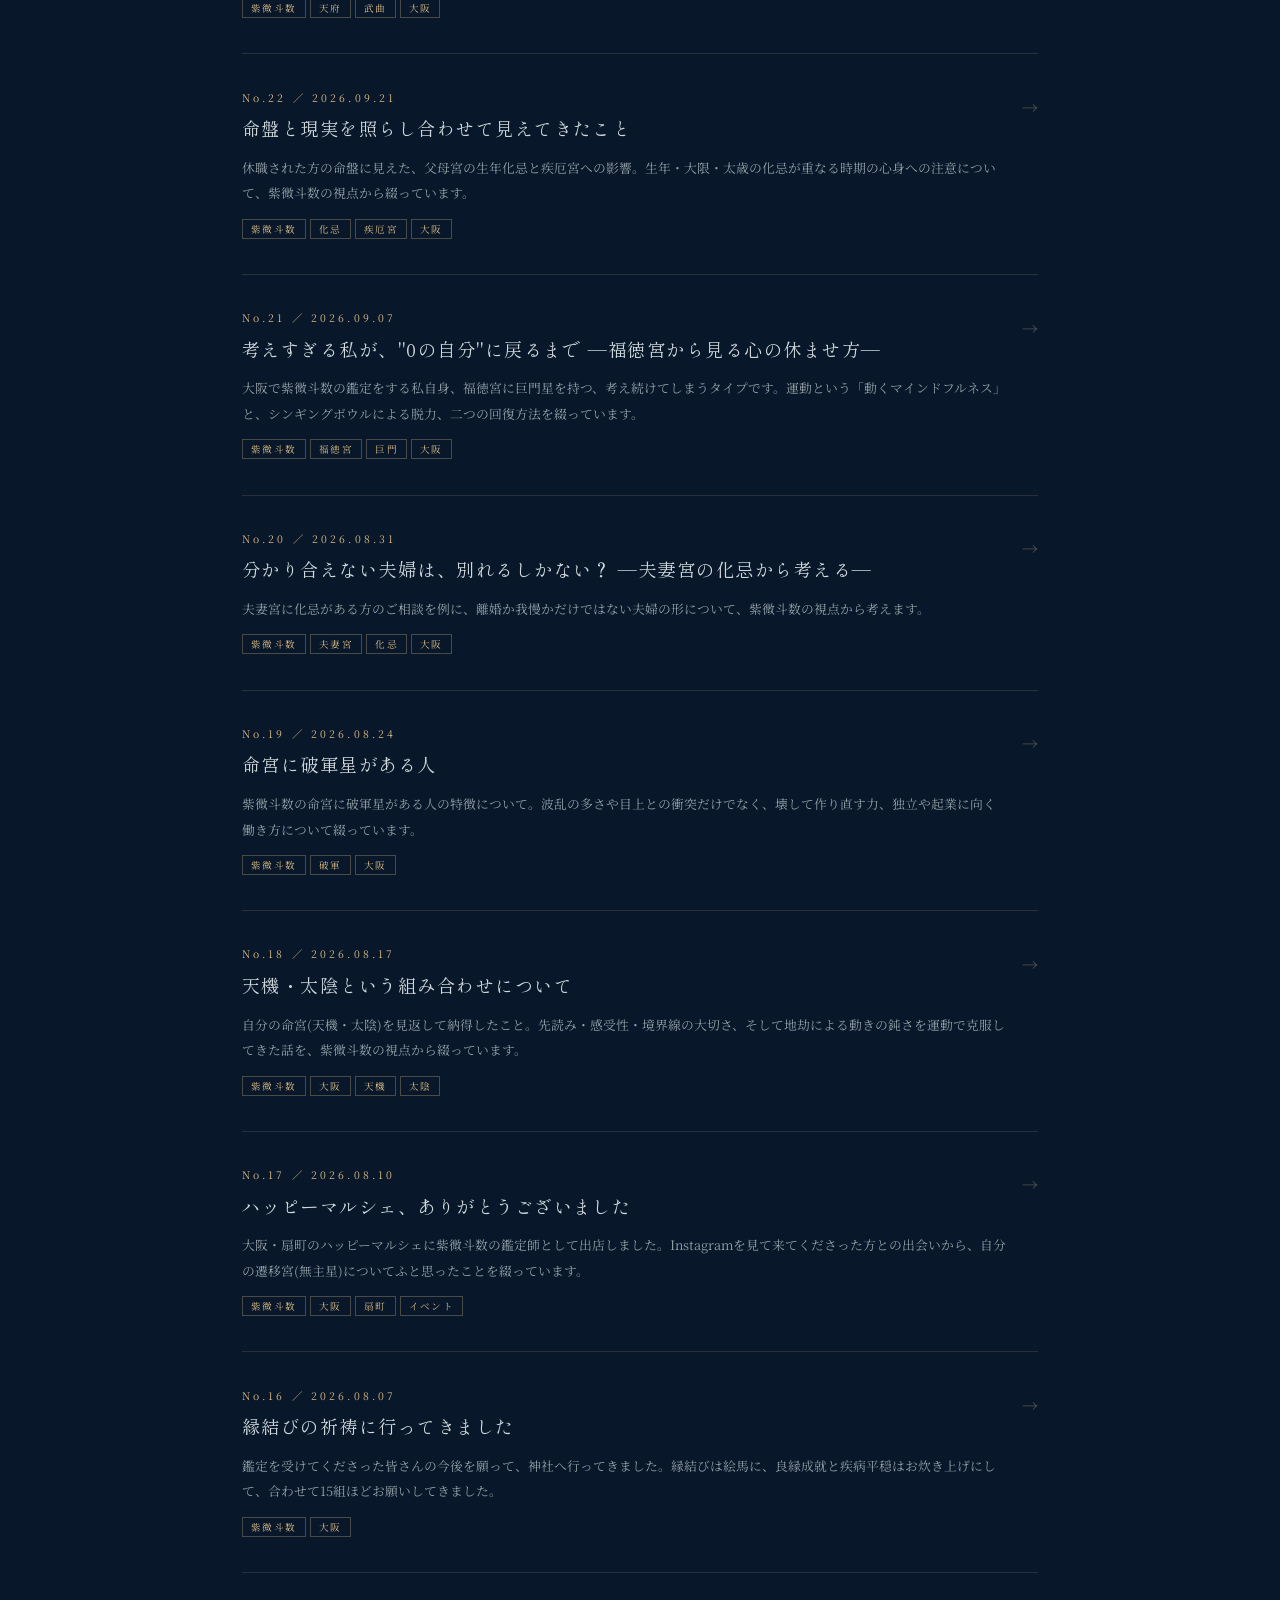
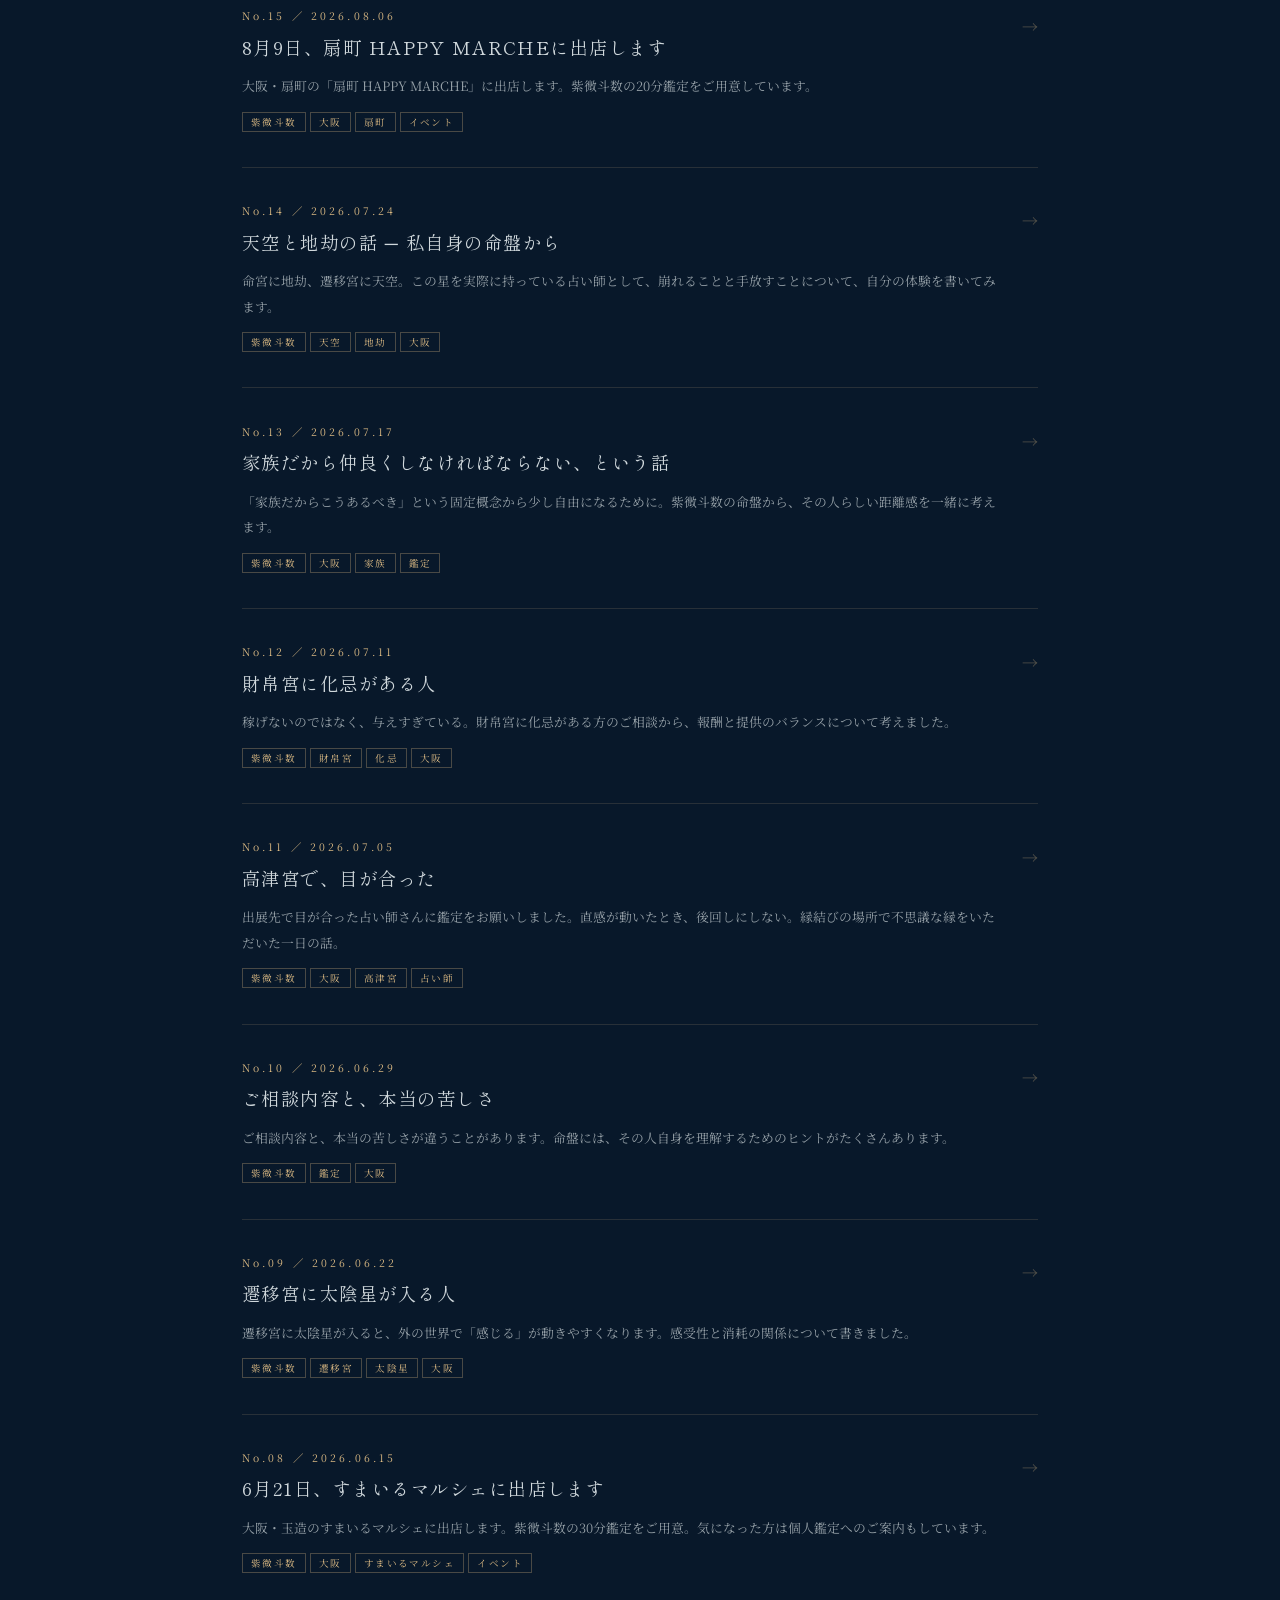
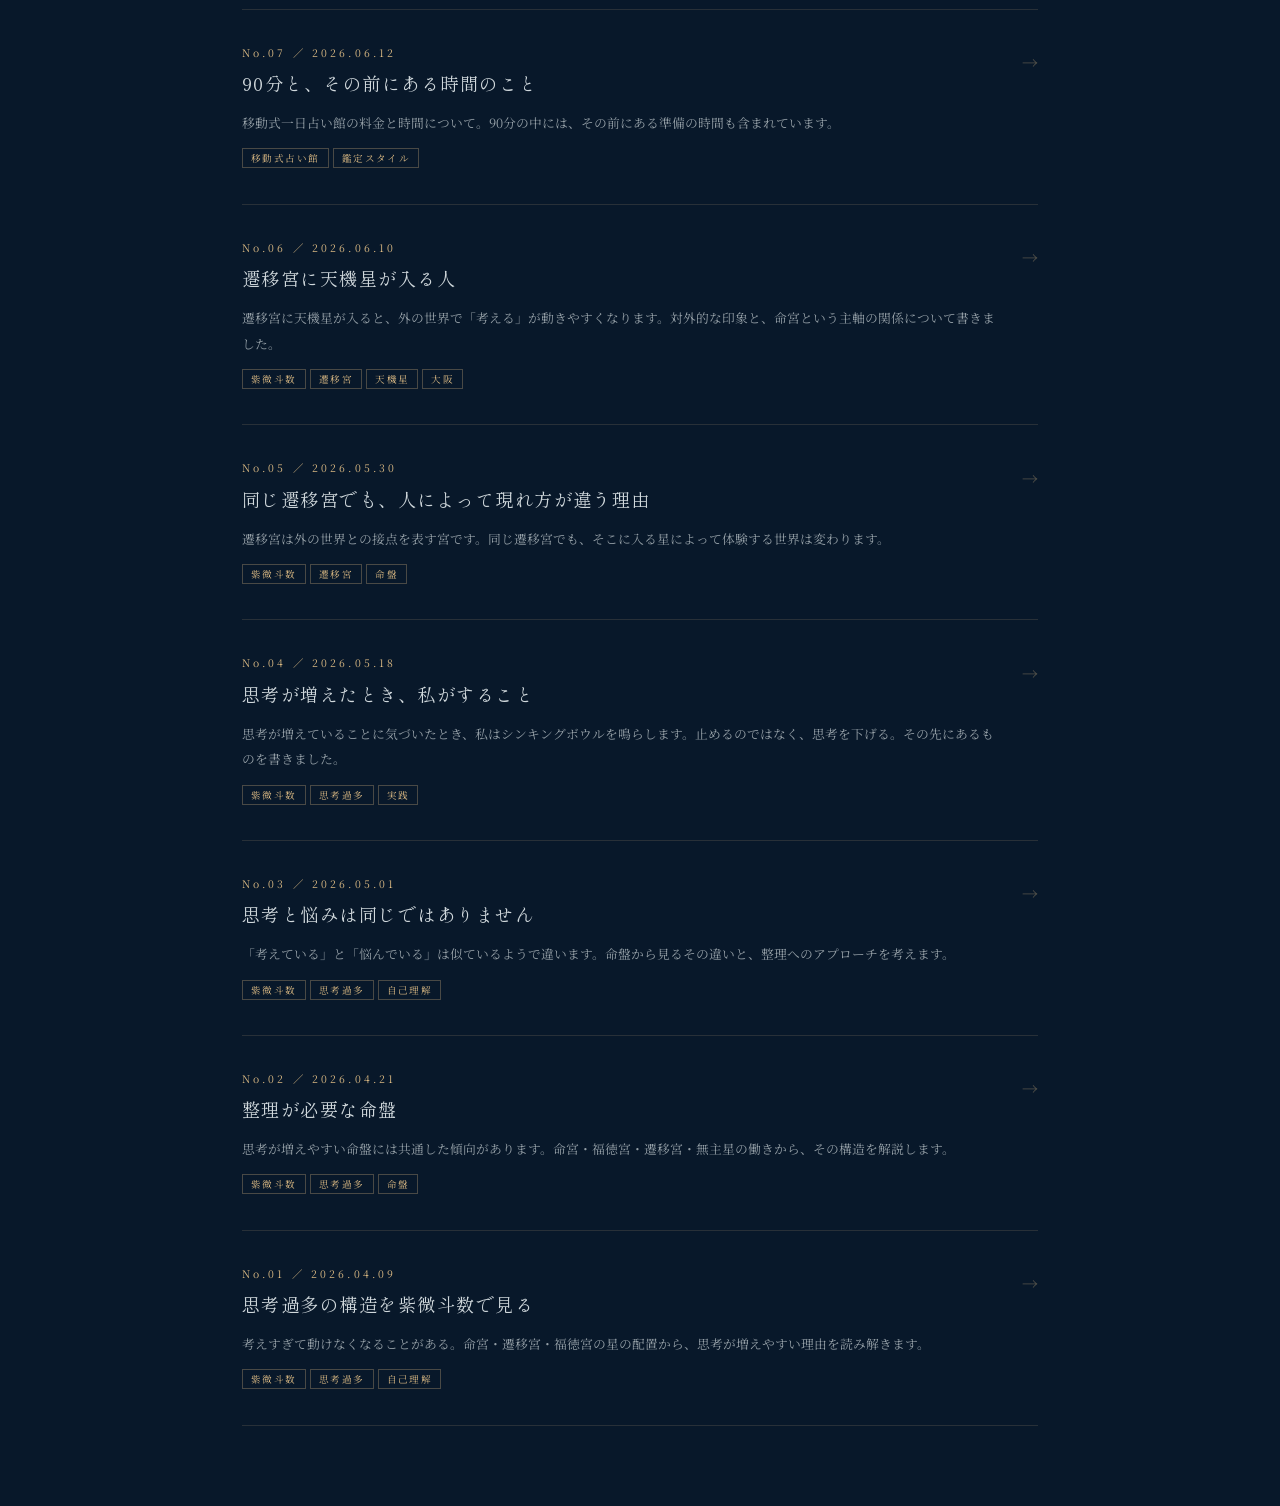
<file: blog.html>
<!DOCTYPE html>
<html lang="ja">
<head>
  <meta charset="UTF-8">
  <meta name="viewport" content="width=device-width, initial-scale=1.0">
  <title>ブログ｜月のしずく</title>
  <meta name="description" content="紫微斗数占い師・月のしずくのブログ。紫微斗数の視点から、命盤・星・宮の読み方や日常のテーマを探求する記事を連載しています。">
  <meta property="og:title" content="ブログ｜月のしずく｜紫微斗数">
  <meta property="og:description" content="紫微斗数占い師・月のしずくのブログ。命盤・星・宮の読み方を探求する記事を連載中。">
  <meta property="og:image" content="https://www.moon-shizuku.com/moon.png">
  <meta property="og:url" content="https://www.moon-shizuku.com/blog.html">
  <meta property="og:type" content="website">
  <meta name="twitter:card" content="summary_large_image">
  <link rel="canonical" href="https://www.moon-shizuku.com/blog.html">
  <link href="https://fonts.googleapis.com/css2?family=Noto+Serif+JP:wght@300;400;500&family=Shippori+Mincho:wght@400;500;600&display=swap" rel="stylesheet">
  <style>
    :root { --gold: #ddbb84; --pale-gold: #f6dfb7; --silver: #d0d8dc; }
    * { margin: 0; padding: 0; box-sizing: border-box; }
    body { background: #08182a; font-family: 'Noto Serif JP', serif; color: #f5f1e9; }

    .nav { display: flex; align-items: center; justify-content: space-between; padding: 1.2rem 3rem; background: rgba(5,17,31,0.96); border-bottom: 0.5px solid rgba(221,187,132,0.15); }
    .nav-logo { font-family: 'Shippori Mincho', serif; font-size: 1.1rem; color: var(--pale-gold); letter-spacing: 0.15em; text-decoration: none; }
    .nav-links { display: flex; gap: 2rem; }
    .nav-links a { color: var(--silver); text-decoration: none; font-size: 0.82rem; letter-spacing: 0.15em; transition: color 0.3s; }
    .nav-links a:hover { color: var(--pale-gold); }

    .list-view { display: block; }
    #articleView { display: none; }

    .blog-header { position: relative; isolation: isolate; overflow: hidden; min-height: 330px; padding: 5rem 2rem 3.5rem; width: 100%; margin: 0 auto 2rem; display: flex; flex-direction: column; align-items: center; justify-content: center; text-align: center; background: #08182a url('blog-header-night.png') center center / cover no-repeat; }
    .blog-header > :not(.blog-floral):not(.blog-stars) { position: relative; z-index: 2; }
    .blog-floral { display: none; position: absolute; bottom: -18px; width: 185px; height: 280px; background: url('blog-floral-overlay.png') center bottom / contain no-repeat; opacity: .66; pointer-events: none; z-index: 1; }
    .blog-floral.left { left: -34px; transform: rotate(-17deg); transform-origin: bottom left; }
    .blog-floral.right { right: -28px; width: 145px; height: 220px; opacity: .50; transform: scaleX(-1) rotate(-9deg); transform-origin: bottom right; }
    .blog-stars { display: none; position: absolute; inset: 0; pointer-events: none; z-index: 1; }
    .blog-stars i { position: absolute; color: #e8c58e; font-style: normal; line-height: 1; text-shadow: 0 0 7px rgba(232,197,142,.6); }
    .blog-stars i:nth-child(1) { left: 7%; top: 18%; font-size: 9px; opacity: 0.82; }
    .blog-stars i:nth-child(2) { left: 15%; top: 51%; font-size: 13px; opacity: 0.82; }
    .blog-stars i:nth-child(3) { left: 26%; top: 29%; font-size: 7px; opacity: 0.58; }
    .blog-stars i:nth-child(4) { left: 35%; top: 77%; font-size: 5px; opacity: 0.58; }
    .blog-stars i:nth-child(5) { left: 47%; top: 17%; font-size: 7px; opacity: 0.58; }
    .blog-stars i:nth-child(6) { left: 57%; top: 71%; font-size: 6px; opacity: 0.58; }
    .blog-stars i:nth-child(7) { left: 69%; top: 25%; font-size: 8px; opacity: 0.82; }
    .blog-stars i:nth-child(8) { left: 82%; top: 68%; font-size: 11px; opacity: 0.82; }
    .blog-stars i:nth-child(9) { left: 93%; top: 32%; font-size: 8px; opacity: 0.82; }
    .blog-stars i:nth-child(10) { left: 12%; top: 83%; font-size: 6px; opacity: 0.58; }
    .blog-stars i:nth-child(11) { left: 74%; top: 82%; font-size: 5px; opacity: 0.58; }
    .blog-stars i:nth-child(12) { left: 90%; top: 14%; font-size: 5px; opacity: 0.58; }
    .section-label { font-size: 0.7rem; letter-spacing: 0.5em; color: var(--gold); text-transform: uppercase; margin-bottom: 1rem; }
    .section-title { font-family: 'Shippori Mincho', serif; font-size: clamp(1.4rem,4vw,2rem); color: var(--pale-gold); letter-spacing: 0.1em; font-weight: 500; margin-bottom: 0.5rem; }
    .divider { width: 60px; height: 1px; background: linear-gradient(to right, var(--gold), transparent); margin: 1.5rem 0; }

    .insta-banner { max-width: 860px; margin: 0 auto 1rem; padding: 0 2rem; }
    .insta-inner { display: flex; align-items: center; justify-content: space-between; border: 0.5px solid rgba(221,187,132,0.2); background: rgba(221,187,132,0.04); padding: 1rem 1.5rem; gap: 1rem; }
    .insta-left { display: flex; align-items: center; gap: 1rem; }
    .insta-icon { font-size: 1.4rem; }
    .insta-text strong { color: var(--pale-gold); font-weight: 500; font-size: 0.85rem; display: block; margin-bottom: 0.2rem; }
    .insta-text p { font-size: 0.78rem; color: var(--silver); line-height: 1.7; }
    .insta-btn { display: inline-block; padding: 0.5rem 1.2rem; border: 0.5px solid var(--gold); color: var(--pale-gold); font-family: 'Shippori Mincho', serif; font-size: 0.75rem; letter-spacing: 0.15em; text-decoration: none; white-space: nowrap; background: rgba(221,187,132,0.06); transition: all 0.3s; }
    .insta-btn:hover { background: rgba(221,187,132,0.15); }
    .insta-sub { margin-top: 0.8rem; padding-top: 0.8rem; border-top: 0.5px solid rgba(221,187,132,0.1); font-size: 0.72rem; color: rgba(208,216,220,0.6); }
    .insta-sub a { color: rgba(221,187,132,0.6); text-decoration: none; }
    .insta-sub a:hover { color: var(--gold); }

    .articles { max-width: 860px; margin: 0 auto; padding: 0 2rem 5rem; }
    .article-card { border-bottom: 0.5px solid rgba(221,187,132,0.15); padding: 2.2rem 0; cursor: pointer; transition: all 0.3s; display: grid; grid-template-columns: 1fr auto; gap: 1rem; align-items: start; }
    .article-card:first-child { border-top: 0.5px solid rgba(221,187,132,0.15); }
    .article-card:hover .card-title { color: var(--pale-gold); }
    .article-card:hover .card-arrow { opacity: 1; transform: translateX(4px); }
    .card-no { font-size: 0.65rem; color: var(--gold); letter-spacing: 0.3em; margin-bottom: 0.6rem; }
    .card-title { font-family: 'Shippori Mincho', serif; font-size: clamp(1rem,2.5vw,1.15rem); color: var(--silver); letter-spacing: 0.08em; margin-bottom: 0.7rem; transition: color 0.3s; line-height: 1.6; }
    .card-excerpt { font-size: 0.8rem; line-height: 2; color: rgba(208,216,220,0.7); }
    .card-arrow { font-size: 1rem; color: var(--gold); opacity: 0.4; transition: all 0.3s; margin-top: 0.4rem; }
    .card-tag { display: inline-block; font-size: 0.6rem; letter-spacing: 0.15em; color: var(--gold); border: 0.5px solid rgba(221,187,132,0.3); padding: 2px 8px; margin-right: 4px; margin-top: 0.8rem; }

    .article-page { max-width: 680px; margin: 0 auto; padding: 3rem 2rem 6rem; }
    .back-btn { display: inline-flex; align-items: center; gap: 0.4rem; font-size: 0.75rem; color: var(--gold); letter-spacing: 0.15em; cursor: pointer; margin-bottom: 3rem; border: none; background: none; }
    .article-no { font-size: 0.65rem; color: var(--gold); letter-spacing: 0.35em; margin-bottom: 1rem; }
    .article-title { font-family: 'Shippori Mincho', serif; font-size: clamp(1.3rem,4vw,1.8rem); color: var(--pale-gold); letter-spacing: 0.1em; line-height: 1.6; margin-bottom: 1rem; font-weight: 500; }
    .article-date { font-size: 0.7rem; color: rgba(221,187,132,0.6); letter-spacing: 0.2em; margin-bottom: 3rem; padding-bottom: 2rem; border-bottom: 0.5px solid rgba(221,187,132,0.15); }
    .article-body h2 { font-family: 'Shippori Mincho', serif; font-size: 1.05rem; color: var(--pale-gold); letter-spacing: 0.08em; margin: 2.5rem 0 1rem; font-weight: 500; padding-left: 0.8rem; border-left: 2px solid var(--gold); }
    .article-body p { font-size: 0.88rem; line-height: 2.4; color: var(--silver); margin-bottom: 1rem; }
    .item { margin-bottom: 1.5rem; }
    .item-no { font-size: 0.72rem; color: var(--gold); letter-spacing: 0.15em; margin-bottom: 0.3rem; }
    .item-title { font-family: 'Shippori Mincho', serif; font-size: 0.95rem; color: var(--pale-gold); margin-bottom: 0.5rem; }
    .article-footer { margin-top: 4rem; padding-top: 2rem; border-top: 0.5px solid rgba(221,187,132,0.15); }
    .article-tags span { display: inline-block; font-size: 0.6rem; letter-spacing: 0.15em; color: var(--gold); border: 0.5px solid rgba(221,187,132,0.3); padding: 3px 10px; margin-right: 6px; margin-bottom: 1.5rem; }
    .next-article { background: rgba(221,187,132,0.04); border: 0.5px solid rgba(221,187,132,0.2); padding: 1.5rem; cursor: pointer; transition: all 0.3s; margin-bottom: 2rem; }
    .next-article:hover { background: rgba(221,187,132,0.08); }
    .next-label { font-size: 0.62rem; color: var(--gold); letter-spacing: 0.3em; margin-bottom: 0.5rem; }
    .next-title { font-family: 'Shippori Mincho', serif; font-size: 0.95rem; color: var(--silver); }
    .cta-box { text-align: center; border: 0.5px solid rgba(221,187,132,0.25); padding: 2rem; background: rgba(221,187,132,0.03); }
    .cta-box p { font-size: 0.82rem; color: var(--silver); line-height: 2; margin-bottom: 1.2rem; }
    .cta-btn { display: inline-block; padding: 0.75rem 2rem; border: 1px solid var(--gold); color: var(--pale-gold); font-family: 'Shippori Mincho', serif; font-size: 0.82rem; letter-spacing: 0.2em; text-decoration: none; background: rgba(221,187,132,0.06); transition: all 0.3s; }
    .cta-btn:hover { background: rgba(221,187,132,0.15); }

    @media (max-width: 600px) {
      .nav { padding: 1rem 1.2rem; }
      .blog-header { min-height: 215px; padding: 3rem 1rem 2rem; }
      .blog-floral { width: 82px; height: 128px; bottom: -6px; }
      .blog-floral.left { left: -23px; }
      .blog-floral.right { right: -22px; width: 70px; height: 108px; }
      .blog-stars i { transform: scale(.7); }
      .insta-inner { flex-direction: column; align-items: flex-start; }
      .article-card { grid-template-columns: 1fr; }
      .card-arrow { display: none; }
    }
  </style>
</head>
<body>

<nav class="nav">
  <a class="nav-logo" href="index.html">月のしずく</a>
  <div class="nav-links">
    <a href="index.html#about">紫微斗数とは</a>
    <a href="event.html">イベント</a>
    <a href="hoshi_shindan.html">星タイプ診断</a>
    <a href="blog.html">ブログ</a>
    <a href="index.html#menu">鑑定メニュー</a>
    <a href="index.html#voice">お客様の声</a>
    <a href="yoyaku.html">ご予約</a>
  </div>
</nav>

<div class="list-view" id="listView">
  <div class="blog-header">
    <div class="blog-floral left" aria-hidden="true"></div>
    <div class="blog-floral right" aria-hidden="true"></div>
    <div class="blog-stars" aria-hidden="true"><i>✦</i><i>✦</i><i>✦</i><i>✦</i><i>✦</i><i>✦</i><i>✦</i><i>✦</i><i>✦</i><i>✦</i><i>✦</i><i>✦</i></div>
    <p class="section-label">Blog</p>
    <h1 class="section-title">月のしずく ブログ</h1>
    <div class="divider"></div>
  </div>

  <div class="insta-banner">
    <div class="insta-inner">
      <div class="insta-left">
        <div class="insta-icon">📸</div>
        <div class="insta-text">
          <strong>最新情報はInstagramで</strong>
          <p>鑑定の空き情報・星の話を更新中</p>
        </div>
      </div>
      <a class="insta-btn" href="https://www.instagram.com/super_moon999" target="_blank">@super_moon999 をフォロー →</a>
    </div>
    <div class="insta-sub" style="padding:0.8rem 1.5rem;border:0.5px solid rgba(221,187,132,0.2);border-top:none;background:rgba(221,187,132,0.04);">
      対面鑑定のご案内は <a href="https://www.instagram.com/moon20251121" target="_blank">@moon20251121</a> でも発信中
    </div>
  </div>

  <div class="articles">
    <div class="article-card" onclick="showArticle(26)">
      <div>
        <div class="card-no">No.27 ／ 2026.11.13</div>
        <div class="card-title">自分軸って、なんだろう？</div>
        <div class="card-excerpt">自分軸は、もっとしなやかなものだと思うんです。相手に合わせる日も、自分のペースを大切にする日も、「私はいま、どう感じているんだろう」と聞いてみる余白があればいい。そんな思いを綴りました。</div>
        <div><span class="card-tag">自分軸</span><span class="card-tag">心の整え方</span><span class="card-tag">紫微斗数</span><span class="card-tag">大阪</span></div>
      </div>
      <div class="card-arrow">→</div>
    </div>
    <div class="article-card" onclick="showArticle(25)">
      <div>
        <div class="card-no">No.26 ／ 2026.10.27</div>
        <div class="card-title">好きなことを、人生の豊かさに変える ―福徳宮の化禄―</div>
        <div class="card-excerpt">福徳宮に生年化禄がある人にとって、心が喜ぶ時間は福分を活かす入り口になります。楽しむことと、お金が貯まることの違いもあわせてお話しします。</div>
        <div><span class="card-tag">紫微斗数</span><span class="card-tag">福徳宮</span><span class="card-tag">化禄</span><span class="card-tag">大阪</span></div>
      </div>
      <div class="card-arrow">→</div>
    </div>
    <div class="article-card" onclick="showArticle(24)">
      <div>
        <div class="card-no">No.25 ／ 2026.10.23</div>
        <div class="card-title">鑑定料金改定のお知らせ</div>
        <div class="card-excerpt">紫微斗数の鑑定メニューと料金を改定しました。通常鑑定は60分 8,000円（税込）となり、新たに「開運ご提案」を加えています。</div>
        <div><span class="card-tag">お知らせ</span><span class="card-tag">紫微斗数</span><span class="card-tag">鑑定料金</span><span class="card-tag">大阪</span></div>
      </div>
      <div class="card-arrow">→</div>
    </div>
    <div class="article-card" onclick="showArticle(23)">
      <div>
        <div class="card-no">No.24 ／ 2026.10.22</div>
        <div class="card-title">10月の勉強会と、マルシェのお礼</div>
        <div class="card-excerpt">10月の勉強会では、命術から卜占へのつなげ方や、鑑定結果の伝え方・表現について練習しました。10月18日の「お寺deマルシェ in きしべ常光寺」でお立ち寄りくださった皆さまへのお礼も綴っています。</div>
        <div><span class="card-tag">紫微斗数</span><span class="card-tag">勉強会</span><span class="card-tag">イベント</span><span class="card-tag">大阪</span></div>
      </div>
      <div class="card-arrow">→</div>
    </div>
    <div class="article-card" onclick="showArticle(22)">
      <div>
        <div class="card-no">No.23 ／ 2026.10.05</div>
        <div class="card-title">しっかりしているからこその苦悩 ―命宮の天府・武曲・化権から考える―</div>
        <div class="card-excerpt">責任感があり、周囲の期待に応えてきた方が、役割の変化の中で抱える苦悩について。命宮の天府・武曲・化権、福徳宮の貪狼・鈴星から、紫微斗数の視点で綴っています。</div>
        <div><span class="card-tag">紫微斗数</span><span class="card-tag">天府</span><span class="card-tag">武曲</span><span class="card-tag">大阪</span></div>
      </div>
      <div class="card-arrow">→</div>
    </div>
    <div class="article-card" onclick="showArticle(21)">
      <div>
        <div class="card-no">No.22 ／ 2026.09.21</div>
        <div class="card-title">命盤と現実を照らし合わせて見えてきたこと</div>
        <div class="card-excerpt">休職された方の命盤に見えた、父母宮の生年化忌と疾厄宮への影響。生年・大限・太歳の化忌が重なる時期の心身への注意について、紫微斗数の視点から綴っています。</div>
        <div><span class="card-tag">紫微斗数</span><span class="card-tag">化忌</span><span class="card-tag">疾厄宮</span><span class="card-tag">大阪</span></div>
      </div>
      <div class="card-arrow">→</div>
    </div>
    <div class="article-card" onclick="showArticle(20)">
      <div>
        <div class="card-no">No.21 ／ 2026.09.07</div>
        <div class="card-title">考えすぎる私が、"0の自分"に戻るまで ―福徳宮から見る心の休ませ方―</div>
        <div class="card-excerpt">大阪で紫微斗数の鑑定をする私自身、福徳宮に巨門星を持つ、考え続けてしまうタイプです。運動という「動くマインドフルネス」と、シンギングボウルによる脱力、二つの回復方法を綴っています。</div>
        <div><span class="card-tag">紫微斗数</span><span class="card-tag">福徳宮</span><span class="card-tag">巨門</span><span class="card-tag">大阪</span></div>
      </div>
      <div class="card-arrow">→</div>
    </div>
    <div class="article-card" onclick="showArticle(19)">
      <div>
        <div class="card-no">No.20 ／ 2026.08.31</div>
        <div class="card-title">分かり合えない夫婦は、別れるしかない？ ―夫妻宮の化忌から考える―</div>
        <div class="card-excerpt">夫妻宮に化忌がある方のご相談を例に、離婚か我慢かだけではない夫婦の形について、紫微斗数の視点から考えます。</div>
        <div><span class="card-tag">紫微斗数</span><span class="card-tag">夫妻宮</span><span class="card-tag">化忌</span><span class="card-tag">大阪</span></div>
      </div>
      <div class="card-arrow">→</div>
    </div>
    <div class="article-card" onclick="showArticle(18)">
      <div>
        <div class="card-no">No.19 ／ 2026.08.24</div>
        <div class="card-title">命宮に破軍星がある人</div>
        <div class="card-excerpt">紫微斗数の命宮に破軍星がある人の特徴について。波乱の多さや目上との衝突だけでなく、壊して作り直す力、独立や起業に向く働き方について綴っています。</div>
        <div><span class="card-tag">紫微斗数</span><span class="card-tag">破軍</span><span class="card-tag">大阪</span></div>
      </div>
      <div class="card-arrow">→</div>
    </div>
    <div class="article-card" onclick="showArticle(17)">
      <div>
        <div class="card-no">No.18 ／ 2026.08.17</div>
        <div class="card-title">天機・太陰という組み合わせについて</div>
        <div class="card-excerpt">自分の命宮(天機・太陰)を見返して納得したこと。先読み・感受性・境界線の大切さ、そして地劫による動きの鈍さを運動で克服してきた話を、紫微斗数の視点から綴っています。</div>
        <div><span class="card-tag">紫微斗数</span><span class="card-tag">大阪</span><span class="card-tag">天機</span><span class="card-tag">太陰</span></div>
      </div>
      <div class="card-arrow">→</div>
    </div>
    <div class="article-card" onclick="showArticle(16)">
      <div>
        <div class="card-no">No.17 ／ 2026.08.10</div>
        <div class="card-title">ハッピーマルシェ、ありがとうございました</div>
        <div class="card-excerpt">大阪・扇町のハッピーマルシェに紫微斗数の鑑定師として出店しました。Instagramを見て来てくださった方との出会いから、自分の遷移宮(無主星)についてふと思ったことを綴っています。</div>
        <div><span class="card-tag">紫微斗数</span><span class="card-tag">大阪</span><span class="card-tag">扇町</span><span class="card-tag">イベント</span></div>
      </div>
      <div class="card-arrow">→</div>
    </div>
    <div class="article-card" onclick="showArticle(15)">
      <div>
        <div class="card-no">No.16 ／ 2026.08.07</div>
        <div class="card-title">縁結びの祈祷に行ってきました</div>
        <div class="card-excerpt">鑑定を受けてくださった皆さんの今後を願って、神社へ行ってきました。縁結びは絵馬に、良縁成就と疾病平穏はお炊き上げにして、合わせて15組ほどお願いしてきました。</div>
        <div><span class="card-tag">紫微斗数</span><span class="card-tag">大阪</span></div>
      </div>
      <div class="card-arrow">→</div>
    </div>
    <div class="article-card" onclick="showArticle(14)">
      <div>
        <div class="card-no">No.15 ／ 2026.08.06</div>
        <div class="card-title">8月9日、扇町 HAPPY MARCHEに出店します</div>
        <div class="card-excerpt">大阪・扇町の「扇町 HAPPY MARCHE」に出店します。紫微斗数の20分鑑定をご用意しています。</div>
        <div><span class="card-tag">紫微斗数</span><span class="card-tag">大阪</span><span class="card-tag">扇町</span><span class="card-tag">イベント</span></div>
      </div>
      <div class="card-arrow">→</div>
    </div>
    <div class="article-card" onclick="showArticle(13)">
      <div>
        <div class="card-no">No.14 ／ 2026.07.24</div>
        <div class="card-title">天空と地劫の話 ─ 私自身の命盤から</div>
        <div class="card-excerpt">命宮に地劫、遷移宮に天空。この星を実際に持っている占い師として、崩れることと手放すことについて、自分の体験を書いてみます。</div>
        <div><span class="card-tag">紫微斗数</span><span class="card-tag">天空</span><span class="card-tag">地劫</span><span class="card-tag">大阪</span></div>
      </div>
      <div class="card-arrow">→</div>
    </div>
    <div class="article-card" onclick="showArticle(12)">
      <div>
        <div class="card-no">No.13 ／ 2026.07.17</div>
        <div class="card-title">家族だから仲良くしなければならない、という話</div>
        <div class="card-excerpt">「家族だからこうあるべき」という固定概念から少し自由になるために。紫微斗数の命盤から、その人らしい距離感を一緒に考えます。</div>
        <div><span class="card-tag">紫微斗数</span><span class="card-tag">大阪</span><span class="card-tag">家族</span><span class="card-tag">鑑定</span></div>
      </div>
      <div class="card-arrow">→</div>
    </div>
    <div class="article-card" onclick="showArticle(11)">
      <div>
        <div class="card-no">No.12 ／ 2026.07.11</div>
        <div class="card-title">財帛宮に化忌がある人</div>
        <div class="card-excerpt">稼げないのではなく、与えすぎている。財帛宮に化忌がある方のご相談から、報酬と提供のバランスについて考えました。</div>
        <div><span class="card-tag">紫微斗数</span><span class="card-tag">財帛宮</span><span class="card-tag">化忌</span><span class="card-tag">大阪</span></div>
      </div>
      <div class="card-arrow">→</div>
    </div>
    <div class="article-card" onclick="showArticle(10)">
      <div>
        <div class="card-no">No.11 ／ 2026.07.05</div>
        <div class="card-title">高津宮で、目が合った</div>
        <div class="card-excerpt">出展先で目が合った占い師さんに鑑定をお願いしました。直感が動いたとき、後回しにしない。縁結びの場所で不思議な縁をいただいた一日の話。</div>
        <div><span class="card-tag">紫微斗数</span><span class="card-tag">大阪</span><span class="card-tag">高津宮</span><span class="card-tag">占い師</span></div>
      </div>
      <div class="card-arrow">→</div>
    </div>
    <div class="article-card" onclick="showArticle(9)">
      <div>
        <div class="card-no">No.10 ／ 2026.06.29</div>
        <div class="card-title">ご相談内容と、本当の苦しさ</div>
        <div class="card-excerpt">ご相談内容と、本当の苦しさが違うことがあります。命盤には、その人自身を理解するためのヒントがたくさんあります。</div>
        <div><span class="card-tag">紫微斗数</span><span class="card-tag">鑑定</span><span class="card-tag">大阪</span></div>
      </div>
      <div class="card-arrow">→</div>
    </div>
    <div class="article-card" onclick="showArticle(8)">
      <div>
        <div class="card-no">No.09 ／ 2026.06.22</div>
        <div class="card-title">遷移宮に太陰星が入る人</div>
        <div class="card-excerpt">遷移宮に太陰星が入ると、外の世界で「感じる」が動きやすくなります。感受性と消耗の関係について書きました。</div>
        <div><span class="card-tag">紫微斗数</span><span class="card-tag">遷移宮</span><span class="card-tag">太陰星</span><span class="card-tag">大阪</span></div>
      </div>
      <div class="card-arrow">→</div>
    </div>
    <div class="article-card" onclick="showArticle(7)">
      <div>
        <div class="card-no">No.08 ／ 2026.06.15</div>
        <div class="card-title">6月21日、すまいるマルシェに出店します</div>
        <div class="card-excerpt">大阪・玉造のすまいるマルシェに出店します。紫微斗数の30分鑑定をご用意。気になった方は個人鑑定へのご案内もしています。</div>
        <div><span class="card-tag">紫微斗数</span><span class="card-tag">大阪</span><span class="card-tag">すまいるマルシェ</span><span class="card-tag">イベント</span></div>
      </div>
      <div class="card-arrow">→</div>
    </div>
    <div class="article-card" onclick="showArticle(6)">
      <div>
        <div class="card-no">No.07 ／ 2026.06.12</div>
        <div class="card-title">90分と、その前にある時間のこと</div>
        <div class="card-excerpt">移動式一日占い館の料金と時間について。90分の中には、その前にある準備の時間も含まれています。</div>
        <div><span class="card-tag">移動式占い館</span><span class="card-tag">鑑定スタイル</span></div>
      </div>
      <div class="card-arrow">→</div>
    </div>
    <div class="article-card" onclick="showArticle(5)">
      <div>
        <div class="card-no">No.06 ／ 2026.06.10</div>
        <div class="card-title">遷移宮に天機星が入る人</div>
        <div class="card-excerpt">遷移宮に天機星が入ると、外の世界で「考える」が動きやすくなります。対外的な印象と、命宮という主軸の関係について書きました。</div>
        <div><span class="card-tag">紫微斗数</span><span class="card-tag">遷移宮</span><span class="card-tag">天機星</span><span class="card-tag">大阪</span></div>
      </div>
      <div class="card-arrow">→</div>
    </div>
    <div class="article-card" onclick="showArticle(4)">
      <div>
        <div class="card-no">No.05 ／ 2026.05.30</div>
        <div class="card-title">同じ遷移宮でも、人によって現れ方が違う理由</div>
        <div class="card-excerpt">遷移宮は外の世界との接点を表す宮です。同じ遷移宮でも、そこに入る星によって体験する世界は変わります。</div>
        <div><span class="card-tag">紫微斗数</span><span class="card-tag">遷移宮</span><span class="card-tag">命盤</span></div>
      </div>
      <div class="card-arrow">→</div>
    </div>
    <div class="article-card" onclick="showArticle(3)">
      <div>
        <div class="card-no">No.04 ／ 2026.05.18</div>
        <div class="card-title">思考が増えたとき、私がすること</div>
        <div class="card-excerpt">思考が増えていることに気づいたとき、私はシンキングボウルを鳴らします。止めるのではなく、思考を下げる。その先にあるものを書きました。</div>
        <div><span class="card-tag">紫微斗数</span><span class="card-tag">思考過多</span><span class="card-tag">実践</span></div>
      </div>
      <div class="card-arrow">→</div>
    </div>
    <div class="article-card" onclick="showArticle(2)">
      <div>
        <div class="card-no">No.03 ／ 2026.05.01</div>
        <div class="card-title">思考と悩みは同じではありません</div>
        <div class="card-excerpt">「考えている」と「悩んでいる」は似ているようで違います。命盤から見るその違いと、整理へのアプローチを考えます。</div>
        <div><span class="card-tag">紫微斗数</span><span class="card-tag">思考過多</span><span class="card-tag">自己理解</span></div>
      </div>
      <div class="card-arrow">→</div>
    </div>
    <div class="article-card" onclick="showArticle(1)">
      <div>
        <div class="card-no">No.02 ／ 2026.04.21</div>
        <div class="card-title">整理が必要な命盤</div>
        <div class="card-excerpt">思考が増えやすい命盤には共通した傾向があります。命宮・福徳宮・遷移宮・無主星の働きから、その構造を解説します。</div>
        <div><span class="card-tag">紫微斗数</span><span class="card-tag">思考過多</span><span class="card-tag">命盤</span></div>
      </div>
      <div class="card-arrow">→</div>
    </div>
    <div class="article-card" onclick="showArticle(0)">
      <div>
        <div class="card-no">No.01 ／ 2026.04.09</div>
        <div class="card-title">思考過多の構造を紫微斗数で見る</div>
        <div class="card-excerpt">考えすぎて動けなくなることがある。命宮・遷移宮・福徳宮の星の配置から、思考が増えやすい理由を読み解きます。</div>
        <div><span class="card-tag">紫微斗数</span><span class="card-tag">思考過多</span><span class="card-tag">自己理解</span></div>
      </div>
      <div class="card-arrow">→</div>
    </div>
  </div>
</div>

<div class="article-view" id="articleView">
  <div style="padding:2rem 2rem 0;max-width:680px;margin:0 auto;">
    <button class="back-btn" onclick="showList()">← 一覧に戻る</button>
  </div>

  <div class="article-page" id="article0">
    <p class="article-no">No.01 ／ 2026.04.09</p>
    <h1 class="article-title">思考過多の構造を紫微斗数で見る</h1>
    <p class="article-date">2026年4月9日</p>
    <div class="article-body">
      <h2>考えすぎて動けない</h2>
      <p>私は考えすぎて動けなくなることがあります。</p>
      <p>決めたいのに決められない。</p>
      <p>でも放置もできない。</p>
      <p>頭の中ではずっと考え続けています。</p>
      <p>頭と体が一致していない感覚。</p>
      <p>紫微斗数で自分の命盤を見ると、思考が増えやすい傾向がありました。</p>
      <h2>命盤から見た思考の傾向</h2>
      <div class="item">
        <div class="item-no">① 命宮は 天機星＋太陰星</div>
        <p>情報を丁寧に扱い、</p>
        <p>知性を使って考える傾向。</p>
        <p>感受性や精神性も高く、</p>
        <p>競争の強い環境には疲れやすい。</p>
      </div>
      <div class="item">
        <div class="item-no">② 遷移宮は 無主星</div>
        <p>他者に利用されやすい。</p>
        <p>本音と建て前を使い分けるのが苦手。</p>
      </div>
      <div class="item">
        <div class="item-no">③ 福徳宮は 巨門星</div>
        <p>集めた情報を内側で何度も考える。</p>
        <p>疑い、検証し確証を求める。</p>
      </div>
      <p>つまり、考える量が増える構造になっていました。</p>
      <p>これは優柔不断ではなく、処理している情報が多い状態です。</p>
      <p>考えすぎてしまうのは弱さではなく、丁寧に状況を読み取り、慎重に判断しようとする性質でもあります。</p>
      <p>ただ、情報が増えすぎると、頭の中が整理できなくなり、動けなくなってしまいます。</p>
      <p>無理に決断するよりも、まず整理することが必要でした。</p>
      <p>紫微斗数では、このように命盤の配置から、思考の傾向や迷いやすい理由を読み解くことができます。</p>
      <p>副星も入れると、さらに細かく読み取ることができます。</p>
      <p>決められないのではなく、考える量が多いだけかもしれません。</p>
      <p>そう分かったとき、少しだけ気持ちが楽になりました。</p>
      <p>そして、紫微斗数から無理に決めるより、整理することの大切さを学びました。</p>
    </div>
    <div class="article-footer">
      <div class="article-tags"><span>紫微斗数</span><span>思考過多</span><span>自己理解</span></div>
      <div class="next-article" onclick="showArticle(1)"><div class="next-label">次の記事 →</div><div class="next-title">整理が必要な命盤</div></div>
      <div style="margin:2rem 0;text-align:center;padding:1.5rem;border:0.5px solid rgba(221,187,132,0.2);background:rgba(221,187,132,0.04);"><p style="font-size:0.82rem;color:var(--silver);line-height:2;margin-bottom:1.2rem;">この記事へのご感想・コメントをお待ちしています。</p><a href="https://docs.google.com/forms/d/e/1FAIpQLSe3ar0IWe2qsdWSZbaSoZ3Vvh04zVP48MoZSb1phXaBVsmJZw/viewform" target="_blank" style="display:inline-block;padding:0.75rem 2rem;border:1px solid var(--gold);color:var(--pale-gold);font-family:Shippori Mincho,serif;font-size:0.82rem;letter-spacing:0.2em;text-decoration:none;background:rgba(221,187,132,0.06);">ご感想・コメントを送る →</a></div>
      <div class="cta-box"><p>あなたの命盤から思考の傾向を読み解きます。<br>気になる方はお気軽にご予約ください。</p><a class="cta-btn" href="yoyaku.html">鑑定を予約する</a></div>
    </div>
  </div>

  <div class="article-page" id="article1">
    <p class="article-no">No.02 ／ 2026.04.21</p>
    <h1 class="article-title">整理が必要な命盤</h1>
    <p class="article-date">2026年4月21日</p>
    <div class="article-body">
      <h2>思考が増えやすい人の共通点</h2>
      <p>前回の記事では、思考が増えやすい命盤について書きました。</p>
      <p>無理に決めるよりも、整理することが必要なタイプです。</p>
      <p>では、どのような命盤が、整理が必要になりやすいのでしょうか。</p>
      <h2>命盤から見た傾向</h2>
      <p>整理が必要になりやすい命盤には、いくつかの共通した傾向があります。</p>
      <div class="item">
        <div class="item-no">① 命宮に思考系の星がある</div>
        <p>天機星や巨門星、太陰星など、</p>
        <p>考えることに長けている星は、情報を多く扱う傾向があります。</p>
        <p>丁寧に考えることができる反面、思考の量が増えやすくなります。</p>
      </div>
      <div class="item">
        <div class="item-no">② 福徳宮の影響が強い</div>
        <p>福徳宮は、内面や思考の状態を表す宮です。</p>
        <p>ここが強い場合、考えを内側で何度も巡らせる傾向があります。</p>
        <p>一度考え始めると、止まりにくくなることもあります。</p>
      </div>
      <div class="item">
        <div class="item-no">③ 遷移宮の影響を受けやすい</div>
        <p>遷移宮は、外の環境や対人関係を見る宮です。</p>
        <p>ここにどの星が入るかによって、受け取る情報の質や量が変わります。</p>
        <p>周囲の状況や、相手の気持ちを拾いやすい場合、自分の考えだけで判断することが難しくなります。</p>
        <p>外の情報が増えることで、さらに思考が広がっていきます。</p>
      </div>
      <div class="item">
        <div class="item-no">④ 無主星の影響</div>
        <p>無主星は、主となる星が入っていない状態です。</p>
        <p>外からの影響を受けやすい傾向はありますが、どの宮にあるかによって働き方が変わります。</p>
        <p>外の影響を受けやすい場合、状況によって判断が揺れやすくなります。</p>
        <p>その場の空気や、人の気持ちを優先することで、自分の判断が後回しになることもあります。</p>
      </div>
      <h2>まとめ</h2>
      <p>このような命盤は、決められないのではなく、考える量が多い状態になりやすいという特徴があります。</p>
      <p>整理が必要な命盤は、弱いわけではありません。</p>
      <p>丁寧に状況を読み取り、慎重に判断する力を持っています。</p>
      <p>ただ、その分だけ思考が増えやすくなるため、「決断」よりも「整理」が必要になります。</p>
      <p>では、実際にどのように整理していくのか。</p>
      <p>次の記事で書いていきます。</p>
    </div>
    <div class="article-footer">
      <div class="article-tags"><span>紫微斗数</span><span>思考過多</span><span>命盤</span></div>
      <div class="next-article" onclick="showArticle(2)"><div class="next-label">次の記事 →</div><div class="next-title">思考と悩みは同じではありません</div></div>
      <div style="margin:2rem 0;text-align:center;padding:1.5rem;border:0.5px solid rgba(221,187,132,0.2);background:rgba(221,187,132,0.04);"><p style="font-size:0.82rem;color:var(--silver);line-height:2;margin-bottom:1.2rem;">この記事へのご感想・コメントをお待ちしています。</p><a href="https://docs.google.com/forms/d/e/1FAIpQLSe3ar0IWe2qsdWSZbaSoZ3Vvh04zVP48MoZSb1phXaBVsmJZw/viewform" target="_blank" style="display:inline-block;padding:0.75rem 2rem;border:1px solid var(--gold);color:var(--pale-gold);font-family:Shippori Mincho,serif;font-size:0.82rem;letter-spacing:0.2em;text-decoration:none;background:rgba(221,187,132,0.06);">ご感想・コメントを送る →</a></div>
      <div class="cta-box"><p>あなたの命盤から思考の傾向を読み解きます。<br>気になる方はお気軽にご予約ください。</p><a class="cta-btn" href="yoyaku.html">鑑定を予約する</a></div>
    </div>
  </div>

  <div class="article-page" id="article2">
    <p class="article-no">No.03 ／ 2026.05.01</p>
    <h1 class="article-title">思考と悩みは同じではありません</h1>
    <p class="article-date">2026年5月1日</p>
    <div class="article-body">
      <h2>思考が多い状態とは</h2>
      <p>前回の記事では、整理が必要な命盤の特徴について書きました。</p>
      <p>思考が増えやすい場合、無理に決めるよりも、整理することが必要なタイプです。</p>
      <p>ただ、ここでひとつ、大切な違いがあります。</p>
      <p>それは、思考が多いことと、悩んでいる状態は、同じではないということです。</p>
      <p>思考が多い状態とは、情報を整理しようとしたり、状況を分析しようとしている状態です。</p>
      <p>より良い判断をするために、考えている状態とも言えます。</p>
      <h2>悩みになっている状態とは</h2>
      <p>一方で、悩みは、感情が強く関わっている状態です。</p>
      <p>不安や迷い、確信の持てなさなどが重なり、出口が見えにくくなっている状態です。</p>
      <p>同じ「考えている」ように見えても、思考は整理に向かい、悩みは停滞に向かいます。</p>
      <h2>命盤で見る違い</h2>
      <p>紫微斗数で見ると、思考が多い状態は、天機星や巨門星、太陰星など、考える力を持つ星がどの宮に入るかによって影響していることが多くあります。</p>
      <p>一方で、悩みに発展しやすい場合は、感情や執着、不安定さが強く出る配置が関わることもあります。</p>
      <p>思考が多いだけであれば、整理することで前に進むことができますが、悩みの状態になっている場合は、別の視点から整える必要があります。</p>
      <h2>まとめ</h2>
      <p>思考が多いことは、悪いことではありません。</p>
      <p>丁寧に状況を読み取り、慎重に判断しようとしている状態です。</p>
      <p>ただ、その思考が増えすぎたとき、悩みのように感じてしまうことがあります。</p>
      <p>自分が今、整理しようとしているのか、悩んでいる状態なのか。</p>
      <p>そこを見分けることも、ひとつの大切なポイントです。</p>
      <p>では、思考が増えやすい命盤では、どのように整理していけばいいのか。</p>
      <p>次の記事で書いていきます。</p>
    </div>
    <div class="article-footer">
      <div class="article-tags"><span>紫微斗数</span><span>思考過多</span><span>自己理解</span></div>
      <div class="next-article" onclick="showArticle(3)"><div class="next-label">次の記事 →</div><div class="next-title">思考が増えたとき、私がすること</div></div>
      <div style="margin:2rem 0;text-align:center;padding:1.5rem;border:0.5px solid rgba(221,187,132,0.2);background:rgba(221,187,132,0.04);"><p style="font-size:0.82rem;color:var(--silver);line-height:2;margin-bottom:1.2rem;">この記事へのご感想・コメントをお待ちしています。</p><a href="https://docs.google.com/forms/d/e/1FAIpQLSe3ar0IWe2qsdWSZbaSoZ3Vvh04zVP48MoZSb1phXaBVsmJZw/viewform" target="_blank" style="display:inline-block;padding:0.75rem 2rem;border:1px solid var(--gold);color:var(--pale-gold);font-family:Shippori Mincho,serif;font-size:0.82rem;letter-spacing:0.2em;text-decoration:none;background:rgba(221,187,132,0.06);">ご感想・コメントを送る →</a></div>
      <div class="cta-box"><p>あなたの命盤から思考の傾向を読み解きます。<br>気になる方はお気軽にご予約ください。</p><a class="cta-btn" href="yoyaku.html">鑑定を予約する</a></div>
    </div>
  </div>

  <div class="article-page" id="article3">
    <p class="article-no">No.04 ／ 2026.05.18</p>
    <h1 class="article-title">思考が増えたとき、私がすること</h1>
    <p class="article-date">2026年5月18日</p>
    <div class="article-body">
      <p>気づくと、頭の中がにぎやかになっている。</p>
      <p>決めなきゃいけないことがある。でも答えが出ない。</p>
      <p>そういう状態が、私にはあります。</p>
      <h2>まず、気づく</h2>
      <p>最初にすることは、止めることではなく、気づくことです。</p>
      <p>「あ、今また増えてるな」</p>
      <p>命盤を見ると、自分が思考の増えやすい構造を持っていることがわかります。</p>
      <p>だからこそ、気づいたときに責めなくてよくなりました。</p>
      <p>これは自分の性質だ、と。</p>
      <h2>シンキングボウルを鳴らす</h2>
      <p>気づいたあと、私はシンキングボウルを鳴らします。</p>
      <p>シンキングボウルを軽く叩くと、静かな音が広がっていきます。</p>
      <p>その音に意識を向けている間、思考が少しずつ静まっていく。</p>
      <p>止めようとするのではなく、思考そのものが下がっていくイメージです。</p>
      <h2>瞑想の中で起きること</h2>
      <p>シンキングボウルの音の中にいると、自分の感情に気づくことがあります。</p>
      <p>不安だったのか、焦っていたのか。</p>
      <p>それとも、ただ疲れていただけなのか。</p>
      <p>ふっと手放せることもあります。</p>
      <p>手放せないときは、そのまま置いておく。</p>
      <p>どちらでも、気づいた時点で少し変わっています。</p>
      <p>プラスでもマイナスでもない、0の位置の私に戻っていく感覚です。</p>
      <h2>答えを出さない時間も、選択のひとつ</h2>
      <p>今すぐ解決しなくていい。</p>
      <p>考えないのではなく、今は保留する。</p>
      <p>それも思考の、ひとつの使い方です。</p>
    </div>
    <div class="article-footer">
      <div class="article-tags"><span>紫微斗数</span><span>思考過多</span><span>実践</span></div>
      <div class="next-article" onclick="showArticle(4)"><div class="next-label">次の記事 →</div><div class="next-title">同じ遷移宮でも、人によって現れ方が違う理由</div></div>
      <div style="margin:2rem 0;text-align:center;padding:1.5rem;border:0.5px solid rgba(221,187,132,0.2);background:rgba(221,187,132,0.04);"><p style="font-size:0.82rem;color:var(--silver);line-height:2;margin-bottom:1.2rem;">この記事へのご感想・コメントをお待ちしています。</p><a href="https://docs.google.com/forms/d/e/1FAIpQLSe3ar0IWe2qsdWSZbaSoZ3Vvh04zVP48MoZSb1phXaBVsmJZw/viewform" target="_blank" style="display:inline-block;padding:0.75rem 2rem;border:1px solid var(--gold);color:var(--pale-gold);font-family:Shippori Mincho,serif;font-size:0.82rem;letter-spacing:0.2em;text-decoration:none;background:rgba(221,187,132,0.06);">ご感想・コメントを送る →</a></div>
      <div class="cta-box"><p>あなたの命盤から思考の傾向を読み解きます。<br>気になる方はお気軽にご予約ください。</p><a class="cta-btn" href="yoyaku.html">鑑定を予約する</a></div>
    </div>
  </div>

  <div class="article-page" id="article4">
    <p class="article-no">No.05 ／ 2026.05.30</p>
    <h1 class="article-title">同じ遷移宮でも、人によって現れ方が違う理由</h1>
    <p class="article-date">2026年5月30日</p>
    <div class="article-body">
      <p>紫微斗数には「遷移宮」という宮があります。</p>
      <p>遷移宮は、外の世界との接点を表す場所です。</p>
      <p>人との関わり。</p>
      <p>社会との接点。</p>
      <p>環境から受ける影響。</p>
      <p>そんな外側との関係性を見る宮です。</p>
      <p>遷移宮について調べると、「外に出た時の姿」と説明されることがあります。</p>
      <p>確かにそのような見方もあります。</p>
      <p>ただ、実際に命盤を見ていると、同じ遷移宮でも現れ方は人によって大きく異なります。</p>
      <p>それは、遷移宮に入る星が違うからです。</p>
      <p>情報が増える人もいれば、人間関係の影響を受けやすい人もいる。</p>
      <p>環境が変わることで力を発揮する人もいれば、言葉や評価がテーマになる人もいます。</p>
      <p>遷移宮そのものに良い悪いがあるわけではありません。</p>
      <p>大切なのは、自分が外の世界とどのように関わりやすいのかを知ることです。</p>
      <p>外に出ると疲れやすいのか。</p>
      <p>刺激を受けて活性化するのか。</p>
      <p>人との関わりが運を動かすのか。</p>
      <p>それとも環境の変化が人生を動かすのか。</p>
      <p>同じ遷移宮でも、そこに入る星によって体験する世界は変わります。</p>
      <p>次回からは、遷移宮に入る星ごとの特徴についても少しずつ書いていこうと思います。</p>
    </div>
    <div class="article-footer">
      <div class="article-tags"><span>紫微斗数</span><span>遷移宮</span><span>命盤</span></div>
      <div class="next-article" onclick="showArticle(5)"><div class="next-label">次の記事 →</div><div class="next-title">遷移宮に天機星が入る人</div></div>
      <div style="margin:2rem 0;text-align:center;padding:1.5rem;border:0.5px solid rgba(221,187,132,0.2);background:rgba(221,187,132,0.04);"><p style="font-size:0.82rem;color:var(--silver);line-height:2;margin-bottom:1.2rem;">この記事へのご感想・コメントをお待ちしています。</p><a href="https://docs.google.com/forms/d/e/1FAIpQLSe3ar0IWe2qsdWSZbaSoZ3Vvh04zVP48MoZSb1phXaBVsmJZw/viewform" target="_blank" style="display:inline-block;padding:0.75rem 2rem;border:1px solid var(--gold);color:var(--pale-gold);font-family:Shippori Mincho,serif;font-size:0.82rem;letter-spacing:0.2em;text-decoration:none;background:rgba(221,187,132,0.06);">ご感想・コメントを送る →</a></div>
      <div class="cta-box"><p>あなたの命盤から思考の傾向を読み解きます。<br>気になる方はお気軽にご予約ください。</p><a class="cta-btn" href="yoyaku.html">鑑定を予約する</a></div>
    </div>
  </div>

  <div class="article-page" id="article5">
    <p class="article-no">No.06 ／ 2026.06.10</p>
    <h1 class="article-title">遷移宮に天機星が入る人</h1>
    <p class="article-date">2026年6月10日</p>
    <div class="article-body">
      <p>遷移宮に天機星が入ると、外の世界で「考える」が動きやすくなります。</p>
      <p>人と話すと情報が増え、環境が変わると思考が広がる。<br>外に出るだけで、頭の中がにぎやかになっていく。</p>
      <p>対外的には、優しくて誠実な印象を持たれることが多いです。<br>頭の回転も速く、場の空気を読みながら動ける。</p>
      <p>ただ、その分だけ神経も細かく動いています。<br>精神性を大切にする傾向があり、少々せっかちな面も顔を出します。</p>
      <p>遷移宮と命宮は対宮の関係にあります。<br>対外的な宮があれば、主軸となる宮がある。</p>
      <p>命宮はその人の主軸となる命盤の中心です。<br>遷移宮がどれだけ外の世界と接していても、主軸となる命宮がその人の対外的な姿にも影響します。</p>
      <p>外に見える星だけで、その人を語ることはできません。</p>
      <p>次回は、遷移宮に太陰星が入る人について書いていきます。</p>
    </div>
    <div class="article-footer">
      <div class="article-tags"><span>紫微斗数</span><span>遷移宮</span><span>天機星</span><span>大阪</span></div>
      <div class="next-article" onclick="showArticle(6)"><div class="next-label">次の記事 →</div><div class="next-title">90分と、その前にある時間のこと</div></div>
      <div style="margin:2rem 0;text-align:center;padding:1.5rem;border:0.5px solid rgba(221,187,132,0.2);background:rgba(221,187,132,0.04);"><p style="font-size:0.82rem;color:var(--silver);line-height:2;margin-bottom:1.2rem;">この記事へのご感想・コメントをお待ちしています。</p><a href="https://docs.google.com/forms/d/e/1FAIpQLSe3ar0IWe2qsdWSZbaSoZ3Vvh04zVP48MoZSb1phXaBVsmJZw/viewform" target="_blank" style="display:inline-block;padding:0.75rem 2rem;border:1px solid var(--gold);color:var(--pale-gold);font-family:Shippori Mincho,serif;font-size:0.82rem;letter-spacing:0.2em;text-decoration:none;background:rgba(221,187,132,0.06);">ご感想・コメントを送る →</a></div>
      <div class="cta-box"><p>あなたの命盤から思考の傾向を読み解きます。<br>気になる方はお気軽にご予約ください。</p><a class="cta-btn" href="yoyaku.html">鑑定を予約する</a></div>
    </div>
  </div>

  <div class="article-page" id="article6">
    <p class="article-no">No.07 ／ 2026.06.12</p>
    <h1 class="article-title">90分と、その前にある時間のこと</h1>
    <p class="article-date">2026年6月12日</p>
    <div class="article-body">
      <p>移動式一日占い館（紫微斗数）を始めるにあたって、料金と時間のことをお伝えしておきたいと思いました。</p>
      <p>90分、12,000円。</p>
      <p>この時間と金額に、込めたものがあります。</p>
      <h2>じっくり向き合いたい</h2>
      <p>私は時間をかけてじっくり向き合うタイプです。</p>
      <p>事前にしっかり準備して、当日を迎えたい。それが私の鑑定の形です。</p>
      <h2>予約をいただいた時点から、鑑定は始まっています</h2>
      <p>ご入金をいただいた時点で、紫微斗数の命盤を読み解く時間に入ります。</p>
      <p>まず2〜3時間ほどかけて、命盤をじっくり読み解きます。</p>
      <p>星の配置、宮の関係、大限の流れ。</p>
      <p>ひとつひとつを確認しながら、その人の全体像を掴んでいきます。</p>
      <h2>文字に起こすことで、また見えてくる</h2>
      <p>読み解いたあと、文字に起こします。</p>
      <p>不思議なことに、文字にしていく過程で、またその人の人物像が変わっていきます。</p>
      <p>命盤を見ているときとは違う角度から、その人が立体的に見えてくる感覚があります。</p>
      <h2>最後に、もう一度照らし合わせる</h2>
      <p>文字に起こしたものと命盤を、もう一度照らし合わせます。</p>
      <p>この表現でいいか。この言い方がこの人に合っているか。</p>
      <p>同じ意味でも、伝え方を少し変えるだけで、受け取り方が変わります。</p>
      <p>その人に届く言葉で伝えたい。そう思いながら、最後の調整をします。</p>
      <h2>当日の90分は、その先にある時間</h2>
      <p>準備を終えて、当日を迎えます。</p>
      <p>90分は、その準備の先にある時間です。</p>
      <p>だから、当日はゆったりと話せます。</p>
      <p>命盤を手元に置きながら、あなたのお話をじっくり聞かせてください。</p>
      <p>私の鑑定は、聞くことを大切にしています。</p>
    </div>
    <div class="article-footer">
      <div class="article-tags"><span>紫微斗数</span><span>移動式占い館</span><span>鑑定スタイル</span></div>
      <div style="margin:2rem 0;text-align:center;padding:1.5rem;border:0.5px solid rgba(221,187,132,0.2);background:rgba(221,187,132,0.04);"><p style="font-size:0.82rem;color:var(--silver);line-height:2;margin-bottom:1.2rem;">この記事へのご感想・コメントをお待ちしています。</p><a href="https://docs.google.com/forms/d/e/1FAIpQLSe3ar0IWe2qsdWSZbaSoZ3Vvh04zVP48MoZSb1phXaBVsmJZw/viewform" target="_blank" style="display:inline-block;padding:0.75rem 2rem;border:1px solid var(--gold);color:var(--pale-gold);font-family:Shippori Mincho,serif;font-size:0.82rem;letter-spacing:0.2em;text-decoration:none;background:rgba(221,187,132,0.06);">ご感想・コメントを送る →</a></div>
      <div class="cta-box"><p>紫微斗数・移動式一日占い館のご予約はこちらから。</p><a class="cta-btn" href="event.html">イベント情報を見る</a></div>
    </div>
  </div>

  <div class="article-page" id="article7">
    <p class="article-no">No.08 ／ 2026.06.15</p>
    <h1 class="article-title">6月21日、すまいるマルシェに出店します</h1>
    <p class="article-date">2026年6月15日</p>
    <div class="article-body">
      <p>6月21日（日）、大阪・玉造の学研リープ玉造元町教室で開催される「すまいるマルシェ vol.37」に出店します。</p>
      <h2>当日のメニューについて</h2>
      <p>紫微斗数の30分鑑定（¥5,000）をメインにご用意しています。</p>
      <p>当日はその場で命盤を出してお伝えする形になります。</p>
      <p>事前に時間をかけて読み解く個人鑑定とは異なり、30分という限られた時間の中でのご案内になりますが、命盤を通じて自分の本質や流れに触れる入口として活用していただければと思います。</p>
      <h2>気になった方へ</h2>
      <p>マルシェで命盤を見た方には、紫微斗数の個人鑑定（通常¥12,000）を¥10,000でお受けします。</p>
      <p>続きをじっくり読み解きたい、もっと深く知りたいという方はぜひご相談ください。</p>
      <p>大阪・玉造で紫微斗数を体験できる機会です。お気軽にお立ち寄りください。</p>
      <h2>イベント詳細</h2>
      <p>日時：6月21日（日）11:00〜17:00</p>
      <p>会場：学研リープ玉造元町教室（玉造・鶴橋駅から各7分）</p>
      <p>入場無料</p>
    </div>
    <div class="article-footer">
      <div class="article-tags"><span>紫微斗数</span><span>大阪</span><span>すまいるマルシェ</span><span>イベント</span></div>
      <div style="margin:2rem 0;text-align:center;padding:1.5rem;border:0.5px solid rgba(221,187,132,0.2);background:rgba(221,187,132,0.04);"><p style="font-size:0.82rem;color:var(--silver);line-height:2;margin-bottom:1.2rem;">この記事へのご感想・コメントをお待ちしています。</p><a href="https://docs.google.com/forms/d/e/1FAIpQLSe3ar0IWe2qsdWSZbaSoZ3Vvh04zVP48MoZSb1phXaBVsmJZw/viewform" target="_blank" style="display:inline-block;padding:0.75rem 2rem;border:1px solid var(--gold);color:var(--pale-gold);font-family:Shippori Mincho,serif;font-size:0.82rem;letter-spacing:0.2em;text-decoration:none;background:rgba(221,187,132,0.06);">ご感想・コメントを送る →</a></div>
      <div class="cta-box"><p>イベント情報・ご予約はこちらから。</p><a class="cta-btn" href="event.html">イベント情報を見る</a></div>
    </div>
  </div>
  <div class="article-page" id="article8">
    <p class="article-no">No.09 ／ 2026.06.22</p>
    <h1 class="article-title">遷移宮に太陰星が入る人</h1>
    <p class="article-date">2026年6月22日</p>
    <div class="article-body">
      <p>遷移宮に太陰星が入ると、外の世界で「感じる」が動きやすくなります。</p>
      <p>人と話すと相手の気持ちが伝わってきて、場の空気を敏感に受け取る。<br>外に出るだけで、心の中がにぎやかになっていく。</p>
      <p>対外的には、穏やかで思いやりのある印象を持たれることが多いです。<br>清らかで気位が高く、どこか品のある雰囲気を自然に漂わせます。</p>
      <p>ただ、その感受性はとても細かく動いています。<br>相手の言葉の裏を読みすぎたり、場の空気を抱え込みすぎたりすることも。<br>神経過敏になりやすく、人間関係で消耗しやすい面があります。</p>
      <p>精神的に傷つくことを極端に恐れる傾向もあります。<br>だから、無意識に人との距離を測りながら動いていることが多いです。</p>
      <p>外の世界がにぎやかであればあるほど、内側にたまるものも増えていく。<br>思考が増えるというより、感情が増えていく感覚に近いかもしれません。</p>
      <p>天機星が「考える」で外の世界と接するとすれば、<br>太陰星は「感じる」で外の世界と接しています。</p>
      <p>ただ、命宮によって内側の性質は変わります。</p>
      <p>次回は、遷移宮に入る星によって、思考過多の現れ方がどう変わるかを整理していきます。</p>
    </div>
    <div class="article-footer">
      <div class="article-tags"><span>紫微斗数</span><span>遷移宮</span><span>太陰星</span><span>大阪</span></div>
      <div style="margin:2rem 0;text-align:center;padding:1.5rem;border:0.5px solid rgba(221,187,132,0.2);background:rgba(221,187,132,0.04);"><p style="font-size:0.82rem;color:var(--silver);line-height:2;margin-bottom:1.2rem;">この記事へのご感想・コメントをお待ちしています。</p><a href="https://docs.google.com/forms/d/e/1FAIpQLSe3ar0IWe2qsdWSZbaSoZ3Vvh04zVP48MoZSb1phXaBVsmJZw/viewform" target="_blank" style="display:inline-block;padding:0.75rem 2rem;border:1px solid var(--gold);color:var(--pale-gold);font-family:Shippori Mincho,serif;font-size:0.82rem;letter-spacing:0.2em;text-decoration:none;background:rgba(221,187,132,0.06);">ご感想・コメントを送る →</a></div>
      <div class="cta-box"><p>あなたの命盤から思考の傾向を読み解きます。<br>気になる方はお気軽にご予約ください。</p><a class="cta-btn" href="yoyaku.html">鑑定を予約する</a></div>
    </div>
  </div>
  <div class="article-page" id="article9">
    <p class="article-no">No.10 ／ 2026.06.29</p>
    <h1 class="article-title">ご相談内容と、本当の苦しさ</h1>
    <p class="article-date">2026年6月29日</p>
    <div class="article-body">
      <p>占いをしていると、ご相談内容と、本当の苦しさが違うことがあります。</p>
      <p>恋愛のご相談だったはずなのに、お話を伺っているうちに見えてくるのは、仕事のことだったり、自分を責め続けてきた時間だったり。</p>
      <p>人は、自分でも気づかないうちに、本当に苦しい場所を心の奥へしまってしまうことがあります。</p>
      <p>だから私は、ご相談内容だけではなく、その方の言葉や表情、話す間も大切にしています。</p>
      <p>紫微斗数は、未来を知るためだけの占いではありません。</p>
      <p>その人がどんなときに無理をしやすいのか。<br>どんな環境で力を発揮しやすいのか。<br>どんな考え方の癖を持っているのか。</p>
      <p>命盤には、その人自身を理解するためのヒントがたくさんあります。</p>
      <p>私は未来をお伝えするだけではなく、その方が今どんな状態にいるのかも一緒に見つめたいと思っています。</p>
      <p>せめて鑑定の時間だけでも、肩の力が少し抜けていたらいい。</p>
      <p>そんなことを思いながら、今日も命盤を開いています。</p>
    </div>
    <div class="article-footer">
      <div class="article-tags"><span>紫微斗数</span><span>大阪</span><span>鑑定スタイル</span></div>
      <div style="margin:2rem 0;text-align:center;padding:1.5rem;border:0.5px solid rgba(221,187,132,0.2);background:rgba(221,187,132,0.04);"><p style="font-size:0.82rem;color:var(--silver);line-height:2;margin-bottom:1.2rem;">この記事へのご感想・コメントをお待ちしています。</p><a href="https://docs.google.com/forms/d/e/1FAIpQLSe3ar0IWe2qsdWSZbaSoZ3Vvh04zVP48MoZSb1phXaBVsmJZw/viewform" target="_blank" style="display:inline-block;padding:0.75rem 2rem;border:1px solid var(--gold);color:var(--pale-gold);font-family:Shippori Mincho,serif;font-size:0.82rem;letter-spacing:0.2em;text-decoration:none;background:rgba(221,187,132,0.06);">ご感想・コメントを送る →</a></div>
      <div class="cta-box"><p>命盤から、あなた自身を一緒に見つめてみませんか。</p><a class="cta-btn" href="yoyaku.html">鑑定を予約する</a></div>
    </div>
  </div>
  <div class="article-page" id="article10">
    <p class="article-no">No.11 ／ 2026.07.05</p>
    <h1 class="article-title">高津宮で、目が合った</h1>
    <p class="article-date">2026年7月5日</p>
    <div class="article-body">
      <p>7月4日、四つ葉フェスタ in 高津宮に出展しました。</p>
      <p>高津宮は、仁徳天皇を主祭神とする大阪・谷町九丁目の神社です。縁結びの坂と縁切りの坂があることでも知られ、どこか不思議な縁を引き寄せる場所として親しまれています。</p>
      <p>その日、せっかくだから参拝しようと思って境内を歩いていたら、目が合った占い師さんがいました。</p>
      <p>聞くと、高津宮に専属で入っておられる方で、予約がなかなか取れないほど人気の先生。たまたまその日はいらしたので、迷わず鑑定をお願いしました。</p>
      <p>私は気になった人のところへは行く主義です。</p>
      <p>直感が動いたとき、後回しにしない。それは占い師としての習慣でもあり、自分自身への信頼でもあります。</p>
      <p>占い師としての風格がありながら、とても謙虚な方でした。鑑定の中で、印象的な言葉がありました。同じような想いを抱えた人が来たとき、その人が自分の答えを見つける手助けをしていってほしい、と。</p>
      <p>それは、私が紫微斗数の鑑定で大切にしていることと、どこか重なる言葉でした。</p>
      <p>縁結びの場所で、不思議な縁をいただいた一日でした。</p>
      <p>当日足を運んでくださった皆さま、そして四つ葉フェスタを開催してくださった関係者の皆さまに、心よりお礼申し上げます。素敵な場所で出展させていただけたこと、感謝しています。</p>
    </div>
    <div class="article-footer">
      <div class="article-tags"><span>紫微斗数</span><span>大阪</span><span>高津宮</span><span>占い師</span></div>
      <div style="margin:2rem 0;text-align:center;padding:1.5rem;border:0.5px solid rgba(221,187,132,0.2);background:rgba(221,187,132,0.04);"><p style="font-size:0.82rem;color:var(--silver);line-height:2;margin-bottom:1.2rem;">この記事へのご感想・コメントをお待ちしています。</p><a href="https://docs.google.com/forms/d/e/1FAIpQLSe3ar0IWe2qsdWSZbaSoZ3Vvh04zVP48MoZSb1phXaBVsmJZw/viewform" target="_blank" style="display:inline-block;padding:0.75rem 2rem;border:1px solid var(--gold);color:var(--pale-gold);font-family:Shippori Mincho,serif;font-size:0.82rem;letter-spacing:0.2em;text-decoration:none;background:rgba(221,187,132,0.06);">ご感想・コメントを送る →</a></div>
      <div class="cta-box"><p>あなたの命盤から、一緒に見つめていきます。<br>気になる方はお気軽にご予約ください。</p><a class="cta-btn" href="yoyaku.html">鑑定を予約する</a></div>
    </div>
  </div>
  <div class="article-page" id="article11">
    <p class="article-no">No.12 ／ 2026.07.11</p>
    <h1 class="article-title">財帛宮に化忌がある人</h1>
    <p class="article-date">2026年7月11日</p>
    <div class="article-body">
      <p>こんなご相談を受けることがあります。</p>
      <p>命宮から見ると、姉御肌で働き者。人との縁にも恵まれ、面倒見がよく、頭の回転も速い。傍から見れば、仕事がうまくいかないはずがない、そんな命盤です。</p>
      <p>それでも、「稼げない」という感覚がずっとある。</p>
      <p>命盤を見ると、財帛宮に化忌がありました。</p>
      <p>財帛宮は、お金の流れや報酬に関わる宮です。ここに化忌があると、稼ぐ力がないわけではないのに、なぜかお金が残りにくい。仕事はしているのに、報酬が追いつかない、という状態になりやすいです。</p>
      <p>こういう方に多いのが、「与えすぎ」です。</p>
      <p>人の面倒をみるのが自然にできてしまうから、サービスが多くなる。頼まれると断れない。気がついたら、提供しているものと報酬が釣り合っていない。</p>
      <p>鑑定では、こんな問いかけをしました。</p>
      <p>「報酬と提供が、合っていますか？」</p>
      <p>自覚はあった、とおっしゃっていました。やりすぎている、とわかっていながら、止められなかった。</p>
      <p>財帛宮の化忌は、稼げない命ではありません。報酬の設計を意識することで、流れが変わる可能性があります。与える力が強い分、受け取る仕組みを意図的に作ることが大切です。</p>
      <p>今回は20分の鑑定でしたので、ここまでのお伝えになりましたが、個人鑑定ではさらに詳しく命盤全体から読み解いていきます。</p>
      <p>紫微斗数は、そういう構造を命盤から読み解くことができます。</p>
    </div>
    <div class="article-footer">
      <div class="article-tags"><span>紫微斗数</span><span>財帛宮</span><span>化忌</span><span class="card-tag">大阪</span></div>
      <div style="margin:2rem 0;text-align:center;padding:1.5rem;border:0.5px solid rgba(221,187,132,0.2);background:rgba(221,187,132,0.04);"><p style="font-size:0.82rem;color:var(--silver);line-height:2;margin-bottom:1.2rem;">この記事へのご感想・コメントをお待ちしています。</p><a href="https://docs.google.com/forms/d/e/1FAIpQLSe3ar0IWe2qsdWSZbaSoZ3Vvh04zVP48MoZSb1phXaBVsmJZw/viewform" target="_blank" style="display:inline-block;padding:0.75rem 2rem;border:1px solid var(--gold);color:var(--pale-gold);font-family:Shippori Mincho,serif;font-size:0.82rem;letter-spacing:0.2em;text-decoration:none;background:rgba(221,187,132,0.06);">ご感想・コメントを送る →</a></div>
      <div class="cta-box"><p>あなたの命盤から、一緒に読み解いていきます。<br>気になる方はお気軽にご予約ください。</p><a class="cta-btn" href="yoyaku.html">鑑定を予約する</a></div>
    </div>
  </div>
  <div class="article-page" id="article12">
    <p class="article-no">No.13 ／ 2026.07.17</p>
    <h1 class="article-title">家族だから仲良くしなければならない、という話</h1>
    <p class="article-date">2026年7月17日</p>
    <div class="article-body">
      <p>「家族だから仲良くしなければならない。」</p>
      <p>私たちは、幼い頃からそんな価値観に触れながら育ってきました。</p>
      <p>もちろん、家族との関係が良好で、お互いを支え合えることは素敵なことです。<br>でも、すべての人に同じ形が当てはまるとは限りません。</p>
      <p>紫微斗数で命盤を見ていると、人によって心地よい距離感は違います。<br>近くにいることで安心できる方もいれば、少し距離を保つことで、お互いを尊重し合える関係になる方もいます。</p>
      <p>そこには、誰が悪いという話ではありません。<br>相談者様が悪いわけでもなく、ご家族が悪いわけでもない。<br>ただ、生まれ持った性質や価値観、物事の受け止め方が違うだけなのです。</p>
      <p>だから私は、「家族だからこうあるべき」という一般論だけで判断することはありません。<br>命盤を通して、その方がどんな環境で力を発揮し、どんな距離感で人と関わると心が穏やかでいられるのかを一緒に考えていきます。</p>
      <p>占いは、誰かを責めるためのものでも、人生を決めつけるためのものでもありません。<br>「こうあるべき」という固定概念から少し自由になり、その人らしい生き方を見つけるためのきっかけ。</p>
      <p>大阪を拠点に、紫微斗数の鑑定を通してそんなお手伝いができればと思っています。</p>
      <p>私は、そこに紫微斗数の魅力があると感じています。</p>
    </div>
    <div class="article-footer">
      <div class="article-tags"><span>紫微斗数</span><span>大阪</span><span>家族</span><span>鑑定</span></div>
      <div style="margin:2rem 0;text-align:center;padding:1.5rem;border:0.5px solid rgba(221,187,132,0.2);background:rgba(221,187,132,0.04);"><p style="font-size:0.82rem;color:var(--silver);line-height:2;margin-bottom:1.2rem;">この記事へのご感想・コメントをお待ちしています。</p><a href="https://docs.google.com/forms/d/e/1FAIpQLSe3ar0IWe2qsdWSZbaSoZ3Vvh04zVP48MoZSb1phXaBVsmJZw/viewform" target="_blank" style="display:inline-block;padding:0.75rem 2rem;border:1px solid var(--gold);color:var(--pale-gold);font-family:Shippori Mincho,serif;font-size:0.82rem;letter-spacing:0.2em;text-decoration:none;background:rgba(221,187,132,0.06);">ご感想・コメントを送る →</a></div>
      <div class="cta-box"><p>あなたの命盤から、その人らしい生き方を一緒に考えます。<br>気になる方はお気軽にご予約ください。</p><a class="cta-btn" href="yoyaku.html">鑑定を予約する</a></div>
    </div>
  </div>
  <div class="article-page" id="article13">
    <p class="article-no">No.14 ／ 2026.07.24</p>
    <h1 class="article-title">天空と地劫の話 ─ 私自身の命盤から</h1>
    <p class="article-date">2026年7月24日</p>
    <div class="article-body">
      <p>紫微斗数には、天空・地劫という星があります。</p>
      <p>空亡の天空と、損耗の地劫。この二つは兄弟星（ペア）であり、揃って本宮や三方四正に絡むと、象意が強く出るとされます。</p>
      <p>天空は挫折・失望・精神的打撃と金銭的ショックを。地劫は現実的な損失・厄災・仕事上のトラブルを。</p>
      <p>命盤にこの星があると、不安になる方も多いかもしれません。</p>
      <p>実は私自身、命宮に地劫、遷移宮に天空を持っています。</p>
      <p>だから今日は、この星を実際に持っている占い師として、自分の体験を書いてみます。</p>
      <p>古典的解釈の通りの面は、確かにありました。</p>
      <p>仕事でも人間関係でも、うまくいかないことは多かったです。積み上げたと思ったら、崩れる。人との摩擦も多く、思うようにいかない時期が長くありました。</p>
      <p>ただ、私の実感では、財の損耗よりも、精神の損耗の方が多かったように思います。</p>
      <p>うまくいかないことが続くと、お金よりも先に、心がすり減っていく。地劫の消耗は、目に見えないところで起きていました。</p>
      <p>でも、同時に気づいたことがあります。</p>
      <p>私は、崩れたものに執着しないのです。</p>
      <p>「もういっか」</p>
      <p>そう思って、手放してきました。崩れるたびに落ち込み続けるというより、そこから離れて、また新しく始める。それを繰り返してきました。</p>
      <p>そしてもうひとつ、年を重ねる中で変わったことがあります。</p>
      <p>他人軸ではなく、自分軸で生きること。</p>
      <p>精神世界を学ぶ中で、合わない人がいても仕方ない、と思えるようになりました。自分でしたことは、自分で責任をとる。そう考えるようになってから、天空と地劫が、少しずつ活かせるようになった気がします。</p>
      <p>崩れることも、摩擦も、誰かのせいにしない。手放すことを恐れない。そういう生き方に変わってから、この星との付き合い方が、少し楽になりました。</p>
      <p>古典にも、こうあります。吉星と同宮・加会する場合は、その虚しさが想像力・アイデア・研究心・精神世界への探求に転じ、クリエイターや宗教・学術方面ではむしろ活きる、と。</p>
      <p>目に見えないものを扱う世界に立つ人間にとって、天空は必要な星でもあります。現実から少し離れたところを見る力。目に見えないものを受け取る感性。</p>
      <p>天空・地劫は、「失う星」であると同時に、「軽くなれる星」でもある。</p>
      <p>大阪で紫微斗数の鑑定をしていると、この星を持つ方にお会いすることがあります。そのたびに、怖い解釈だけで終わらせず、その方がどう活かせるかを一緒に考えています。</p>
    </div>
    <div class="article-footer">
      <div class="article-tags"><span>紫微斗数</span><span>天空</span><span>地劫</span><span>大阪</span></div>
      <div style="margin:2rem 0;text-align:center;padding:1.5rem;border:0.5px solid rgba(221,187,132,0.2);background:rgba(221,187,132,0.04);"><p style="font-size:0.82rem;color:var(--silver);line-height:2;margin-bottom:1.2rem;">この記事へのご感想・コメントをお待ちしています。</p><a href="https://docs.google.com/forms/d/e/1FAIpQLSe3ar0IWe2qsdWSZbaSoZ3Vvh04zVP48MoZSb1phXaBVsmJZw/viewform" target="_blank" style="display:inline-block;padding:0.75rem 2rem;border:1px solid var(--gold);color:var(--pale-gold);font-family:Shippori Mincho,serif;font-size:0.82rem;letter-spacing:0.2em;text-decoration:none;background:rgba(221,187,132,0.06);">ご感想・コメントを送る →</a></div>
      <div class="cta-box"><p>あなたの命盤の星も、活かし方を一緒に考えます。<br>気になる方はお気軽にご予約ください。</p><a class="cta-btn" href="yoyaku.html">鑑定を予約する</a></div>
    </div>
  </div>
  <div class="article-page" id="article14">
    <p class="article-no">No.15 ／ 2026.08.06</p>
    <h1 class="article-title">8月9日、扇町 HAPPY MARCHEに出店します</h1>
    <p class="article-date">2026年8月6日</p>
    <div class="article-body">
      <p>8月9日（日）、大阪・扇町の「扇町 HAPPY MARCHE ─ 占い＆HAPPYマルシェ ─」に出店します。</p>
      <p>占い・ヒーリング・カードリーディング・心のケア・アロマなど、癒しの出展者が集まる、あたたかい雰囲気のマルシェです。</p>
      <h2>当日のメニューについて</h2>
      <p>紫微斗数の20分鑑定（¥2,500）をメインにご用意しています。</p>
      <p>当日はその場で命盤を出してお伝えする形になります。</p>
      <p>事前に時間をかけて読み解く個人鑑定とは異なり、20分という限られた時間の中でのご案内になりますが、命盤を通じて自分の本質や流れに触れる入口として活用していただければと思います。</p>
      <p>大阪・扇町で紫微斗数を体験できる機会です。フリードリンク付きでゆったり過ごせる空間ですので、お気軽にお立ち寄りください。</p>
      <h2>イベント詳細</h2>
      <p>日時：8月9日（日）13:00〜20:00</p>
      <p>会場：Kaisei Higashi Umeda 502号室（大阪市北区天神橋4丁目7-11）</p>
      <p>アクセス：大阪メトロ堺筋線「扇町」①出口 徒歩1分／JR環状線「天満」徒歩3分</p>
      <p>参加費：¥1,000（フリードリンク＆ちょっと軽食付き）</p>
    </div>
    <div class="article-footer">
      <div class="article-tags"><span>紫微斗数</span><span>大阪</span><span>扇町</span><span>イベント</span></div>
      <div style="margin:2rem 0;text-align:center;padding:1.5rem;border:0.5px solid rgba(221,187,132,0.2);background:rgba(221,187,132,0.04);"><p style="font-size:0.82rem;color:var(--silver);line-height:2;margin-bottom:1.2rem;">この記事へのご感想・コメントをお待ちしています。</p><a href="https://docs.google.com/forms/d/e/1FAIpQLSe3ar0IWe2qsdWSZbaSoZ3Vvh04zVP48MoZSb1phXaBVsmJZw/viewform" target="_blank" style="display:inline-block;padding:0.75rem 2rem;border:1px solid var(--gold);color:var(--pale-gold);font-family:Shippori Mincho,serif;font-size:0.82rem;letter-spacing:0.2em;text-decoration:none;background:rgba(221,187,132,0.06);">ご感想・コメントを送る →</a></div>
      <div class="cta-box"><p>イベント情報・ご予約はこちらから。</p><a class="cta-btn" href="event.html">イベント情報を見る</a></div>
    </div>
  </div>
  <div class="article-page" id="article15">
    <p class="article-no">No.16 ／ 2026.08.07</p>
    <h1 class="article-title">縁結びの祈祷に行ってきました</h1>
    <p class="article-date">2026年8月7日</p>
    <div class="article-body">
      <p>昨日、鑑定を受けてくださった皆さんの今後を願って、神社へ行ってきました。</p>
      <p>縁結びは絵馬に、良縁成就と疾病平穏はお炊き上げにして、合わせて15組ほどお願いしてきました。</p>
      <p>お炊き上げとは、願いごとを込めたお札やお守りなどを神社で焼き上げ、天へ届ける祈祷の形です。</p>
      <p>一件一件、鑑定でお話しした内容を思い出しながら、良い方向に向かいますようにと祈る時間でした。</p>
      <p>紫微斗数の鑑定では、命盤を通じてその方の流れや可能性をお伝えしますが、それだけで終わらせたくないという思いがあります。</p>
      <p>鑑定でお伝えした内容が、実際に良い方向へ動いていくように、という願いを込めて、こうした形でお手伝いさせていただいています。</p>
      <p>早速、お一人から「彼から連絡がありました」というご報告をいただきました。</p>
      <p>すべての方に同じような結果が訪れるとは限りませんが、こうしたご報告をいただけるのは、何より嬉しいことです。</p>
      <p>大阪で紫微斗数の鑑定をお受けする中で、これからもこうした形で、鑑定の先にある皆さんの毎日を見守っていけたらと思っています。</p>
    </div>
    <div class="article-footer">
      <div class="article-tags"><span>紫微斗数</span><span>大阪</span></div>
      <div style="margin:2rem 0;text-align:center;padding:1.5rem;border:0.5px solid rgba(221,187,132,0.2);background:rgba(221,187,132,0.04);"><p style="font-size:0.82rem;color:var(--silver);line-height:2;margin-bottom:1.2rem;">この記事へのご感想・コメントをお待ちしています。</p><a href="https://docs.google.com/forms/d/e/1FAIpQLSe3ar0IWe2qsdWSZbaSoZ3Vvh04zVP48MoZSb1phXaBVsmJZw/viewform" target="_blank" style="display:inline-block;padding:0.75rem 2rem;border:1px solid var(--gold);color:var(--pale-gold);font-family:Shippori Mincho,serif;font-size:0.82rem;letter-spacing:0.2em;text-decoration:none;background:rgba(221,187,132,0.06);">ご感想・コメントを送る →</a></div>
      <div class="cta-box"><p>あなたの命盤の星も、活かし方を一緒に考えます。<br>気になる方はお気軽にご予約ください。</p><a class="cta-btn" href="yoyaku.html">鑑定を予約する</a></div>
    </div>
  </div>
  <div class="article-page" id="article16">
    <p class="article-no">No.17 ／ 2026.08.10</p>
    <h1 class="article-title">ハッピーマルシェ、ありがとうございました</h1>
    <p class="article-date">2026年8月10日</p>
    <div class="article-body">
      <p>昨日は大阪・扇町のハッピーマルシェに、紫微斗数の鑑定師として出店させていただきました。</p>
      <p>会場まで足を運んでくださった皆さま、鑑定を受けてくださった皆さま、そしてご一緒した出店者の皆さま、主催者さま、ありがとうございました。</p>
      <p>今回、とても嬉しかったのが、Instagramを見て来てくださった方がいらっしゃったことです。</p>
      <p>SNSで発信していると、画面の向こうにどんな方がいらっしゃるのか、普段はなかなか分かりません。</p>
      <p>実際にお会いして「Instagramを見ています」と声をかけていただけたことは、とても嬉しい出来事でした。</p>
      <p>また、マルシェでは同じように活動されている方との新しい出会いもありました。</p>
      <p>そんな一日を終えて、紫微斗数の自分の命盤について、ふと思ったことがあります。</p>
      <p>私の遷移宮は「無主星」です。</p>
      <p>遷移宮は、外の世界や社会との関わり、人との出会いなどを見る宮です。</p>
      <p>ここが無主星の場合、外の世界で起こることや、近づいてくる人を自分の意思だけではコントロールしにくいところがあります。</p>
      <p>良くも悪くも人が近づいてきたり、予想していなかった出来事に巻き込まれたり。</p>
      <p>そのため「巻き込まれやすい」と表現されることもあります。</p>
      <p>でも今日、マルシェに出店していて思いました。</p>
      <p><strong>巻き込まれるのは、悪いことばかりではないんだな、と。</strong></p>
      <p>Instagramを通して私を知ってくださった方との出会い。</p>
      <p>たまたま同じ場所に出店したからこそ生まれた、同業の方とのつながり。</p>
      <p>どちらも私があらかじめ「この人と出会おう」と決めて作ったものではありません。</p>
      <p>外に出たことで、思いがけずやってきてくれたご縁です。</p>
      <p>そう考えると、遷移宮が無主星というのも、決して悪いものではないのかもしれません。</p>
      <p>人との縁をすべて自分でコントロールできないからこそ、想像していなかった素敵なご縁にも「巻き込まれる」ことがあります。</p>
      <p>紫微斗数の命盤には、一般的に良いと言われる配置もあれば、少し注意が必要と言われる配置もあります。</p>
      <p>でも私は、吉凶だけで判断するのではなく、<strong>「この星や配置を、自分の人生でどう使っていくのか」</strong>そこが大切なのだと思っています。</p>
      <p>実際に動いて、経験してみることで初めて分かる命盤の意味もあります。</p>
      <p>今回のハッピーマルシェは、大阪で紫微斗数の鑑定を続ける中で、そんなことを改めて感じた一日になりました。</p>
      <p>素敵なご縁をありがとうございました。</p>
    </div>
    <div class="article-footer">
      <div class="article-tags"><span>紫微斗数</span><span>大阪</span><span>扇町</span><span>イベント</span></div>
      <div style="margin:2rem 0;text-align:center;padding:1.5rem;border:0.5px solid rgba(221,187,132,0.2);background:rgba(221,187,132,0.04);"><p style="font-size:0.82rem;color:var(--silver);line-height:2;margin-bottom:1.2rem;">この記事へのご感想・コメントをお待ちしています。</p><a href="https://docs.google.com/forms/d/e/1FAIpQLSe3ar0IWe2qsdWSZbaSoZ3Vvh04zVP48MoZSb1phXaBVsmJZw/viewform" target="_blank" style="display:inline-block;padding:0.75rem 2rem;border:1px solid var(--gold);color:var(--pale-gold);font-family:Shippori Mincho,serif;font-size:0.82rem;letter-spacing:0.2em;text-decoration:none;background:rgba(221,187,132,0.06);">ご感想・コメントを送る →</a></div>
      <div class="cta-box"><p>あなたの命盤の星も、一緒に読み解いていきます。<br>気になる方はお気軽にご予約ください。</p><a class="cta-btn" href="yoyaku.html">鑑定を予約する</a></div>
    </div>
  </div>
  <div class="article-page" id="article17">
    <p class="article-no">No.18 ／ 2026.08.17</p>
    <h1 class="article-title">天機・太陰という組み合わせについて</h1>
    <p class="article-date">2026年8月17日</p>
    <div class="article-body">
      <p>自分の命宮を見返していて、あらためて納得したことがあります。</p>
      <p>命宮とは、紫微斗数において、その人の先天的な人生の傾向や、性格・行動・思考・精神がわかる宮です。</p>
      <p>私の命宮は「天機・太陰」です。</p>
      <p>天機は、先を読む力を持つ星と言われます。</p>
      <p>物事を段取りよく整理し、丁寧に仕事を進める。</p>
      <p>そこに太陰の感受性が重なると、相手の状態を敏感に察知して、静かに寄り添おうとする性質が強くなります。</p>
      <p>紫微斗数の鑑定を仕事にしている今、この組み合わせはとても納得できるものです。</p>
      <p>先を読んで丁寧に向き合う。</p>
      <p>相手の様子や場の変化に意識が向きやすい。</p>
      <p>これは私自身の性質にもよく当てはまると感じています。</p>
      <p>ただ、周囲へ意識を向けすぎると、自分の状態を後回しにしてしまうことがあります。</p>
      <p>知らないうちに疲れをためないためにも、自分の状態に目を向けながら、<strong>自分で境界線を決めることが大切</strong>なのだと思います。</p>
      <p>太陰にはもう一つ、衣食住には困らないと言われる性質もあります。</p>
      <p>これも、振り返ってみると実感としてよくわかります。</p>
      <p>そして天機には、精神性を求める、善人が多いという特徴もあります。</p>
      <p>損得よりも、物事の本質や仕組みを理解したいという気持ちが強く出るタイプです。</p>
      <p>振り返ると、占いの道に進んだことにも、40歳頃から哲学を学び始めたことにも、深く納得がいきます。</p>
      <p>天機は、よく考える星であると同時に、本来は「動く星」でもあります。</p>
      <p>ただ、私の命宮には地劫も入っているため、その動きが地劫の影響で鈍くなります。</p>
      <p>考えることは得意でも、実際に動くことには重さを感じる。</p>
      <p>私自身、これは実感としてよくわかる部分です。</p>
      <p>その鈍さを克服してきたのが、運動でした。</p>
      <p>考えすぎて動けなくなりそうなとき、身体を動かすことで、次の一歩を踏み出せるようになった気がします。</p>
      <p>紫微斗数は、大阪で鑑定をしている今も、私自身を理解するための道具であり続けています。</p>
      <p>自分の星を知ることは、弱さを知ることでもあり、それとどう付き合っていくかを考えるきっかけにもなります。</p>
      <p>先を読み、感じ、時に立ち止まりながらも、自分の境界線を意識して進んでいく。</p>
      <p>それが、天機・太陰・地劫を持つ私なりの生き方なのだと思っています。</p>
      <p>末筆になりましたが、8月15日、心斎橋の四つ葉フェスタに出店させていただきました。</p>
      <p>会場に足を運んでくださった皆さま、関係者の皆さまも、ありがとうございました。</p>
    </div>
    <div class="article-footer">
      <div class="article-tags"><span>紫微斗数</span><span>大阪</span><span>天機</span><span>太陰</span></div>
      <div style="margin:2rem 0;text-align:center;padding:1.5rem;border:0.5px solid rgba(221,187,132,0.2);background:rgba(221,187,132,0.04);"><p style="font-size:0.82rem;color:var(--silver);line-height:2;margin-bottom:1.2rem;">この記事へのご感想・コメントをお待ちしています。</p><a href="https://docs.google.com/forms/d/e/1FAIpQLSe3ar0IWe2qsdWSZbaSoZ3Vvh04zVP48MoZSb1phXaBVsmJZw/viewform" target="_blank" style="display:inline-block;padding:0.75rem 2rem;border:1px solid var(--gold);color:var(--pale-gold);font-family:Shippori Mincho,serif;font-size:0.82rem;letter-spacing:0.2em;text-decoration:none;background:rgba(221,187,132,0.06);">ご感想・コメントを送る →</a></div>
      <div class="cta-box"><p>あなたの命盤の星も、一緒に読み解いていきます。<br>気になる方はお気軽にご予約ください。</p><a class="cta-btn" href="yoyaku.html">鑑定を予約する</a></div>
    </div>
  </div>
  <div class="article-page" id="article18">
    <p class="article-no">No.19 ／ 2026.08.24</p>
    <h1 class="article-title">命宮に破軍星がある人</h1>
    <p class="article-date">2026年8月24日</p>
    <div class="article-body">
      <p>紫微斗数で、その人の生き方や人生の方向性を見るうえで中心となるのが「命宮」です。</p>
      <p>命宮に破軍星がある人は、一般的に、波乱の多い人生になりやすいといわれます。</p>
      <p>環境が大きく変わったり、仕事や人間関係が思いがけない形で切り替わったり。</p>
      <p>安定したと思ったところで、次の転機が訪れることもあります。</p>
      <p>また、破軍の人は、既存のやり方や上下関係にそのまま従うことが得意ではありません。</p>
      <p>「昔からこうだから」</p>
      <p>「上の人が決めたことだから」</p>
      <p>それだけでは納得できず、矛盾や無駄に気づくと、もっとよい形に変えようとします。</p>
      <p>そのため、目上の人とぶつかりやすい傾向もあります。</p>
      <p>けれども、破軍は単に「壊す星」ではありません。</p>
      <p>今あるものを壊し、新しい形につくり直す力を持つ星です。</p>
      <p>上から決められたことに従うだけの環境よりも、自分で考え、判断できる環境の方が力を発揮しやすく、独立や起業など、自分に決定権のある働き方が向いている人も多いでしょう。</p>
      <p>若い頃は、変化の多さや周囲との衝突に振り回されることもあります。</p>
      <p>しかし、経験を重ねるほど、何を残し、何を手放すのかを自分で判断できるようになります。</p>
      <p>変化のたびに立ち上がり、自分に合う形へと人生をつくり直していく。</p>
      <p>大阪で紫微斗数の鑑定をしていると、破軍を持つ方にはこうした流れがよく見られます。</p>
      <p>それが、命宮に破軍を持つ人の強さなのだと思います。</p>
    </div>
    <div class="article-footer">
      <div class="article-tags"><span>紫微斗数</span><span>破軍</span><span>大阪</span></div>
      <div style="margin:2rem 0;text-align:center;padding:1.5rem;border:0.5px solid rgba(221,187,132,0.2);background:rgba(221,187,132,0.04);"><p style="font-size:0.82rem;color:var(--silver);line-height:2;margin-bottom:1.2rem;">この記事へのご感想・コメントをお待ちしています。</p><a href="https://docs.google.com/forms/d/e/1FAIpQLSe3ar0IWe2qsdWSZbaSoZ3Vvh04zVP48MoZSb1phXaBVsmJZw/viewform" target="_blank" style="display:inline-block;padding:0.75rem 2rem;border:1px solid var(--gold);color:var(--pale-gold);font-family:Shippori Mincho,serif;font-size:0.82rem;letter-spacing:0.2em;text-decoration:none;background:rgba(221,187,132,0.06);">ご感想・コメントを送る →</a></div>
      <div class="cta-box"><p>あなたの命盤の星も、一緒に読み解いていきます。<br>気になる方はお気軽にご予約ください。</p><a class="cta-btn" href="yoyaku.html">鑑定を予約する</a></div>
    </div>
  </div>
  <div class="article-page" id="article19">
    <p class="article-no">No.20 ／ 2026.08.31</p>
    <h1 class="article-title">分かり合えない夫婦は、別れるしかない？ ―夫妻宮の化忌から考える―</h1>
    <p class="article-date">2026年8月31日</p>
    <div class="article-body">
      <p>大阪で紫微斗数の鑑定をしていると、夫婦関係について、こんなご相談をいただくことがあります。</p>
      <p>「夫とは長年一緒に暮らしてきましたが、物事の受け取り方や、会話に求めるものが違います。」</p>
      <p>「夫に悪意があるわけでも、家族への愛情がないわけでもありません。」</p>
      <p>「それでも、自分の言葉を受け取ってもらえないと感じることが多く、一緒にいても孤独を感じてきました。」</p>
      <p>「離婚を考えることもありますが、長い夫婦の歴史や情もあり、簡単には決められません。」</p>
      <p>「分かり合えない夫婦は、別れるしかないのでしょうか」</p>
      <p>この方の夫妻宮に、化忌があるとします。</p>
      <p>夫妻宮に化忌があると聞くと、「結婚生活がうまくいかない」「離婚するのでは」と不安になる方もいるかもしれません。</p>
      <p>しかし、化忌があるからといって、必ず離婚するわけではありません。</p>
      <p>化忌は、その宮において、何度も心に引っかかりやすいことや、簡単には答えが出ないテーマを表します。</p>
      <p>夫妻宮であれば、相手との違いや、思うように分かり合えないことが、人生の中で繰り返し意識される場合があります。</p>
      <p>相手に悪意がなくても、自分が必要としている愛情の形とは違う。</p>
      <p>相手なりの愛情があると理解できても、心の寂しさまでは消えない。</p>
      <p>その寂しさを相手に埋めてもらおうとすると、「なぜ分かってくれないのか」という思いが強くなり、相手を責めることにもつながります。</p>
      <p>そして相手を責めた自分を、さらに責めてしまうこともあります。</p>
      <p>けれど、物事の受け取り方や、心の交流に求めるものは、その人が持つ特性でもあります。</p>
      <p>どちらかが悪いのではなく、二人の違いが大きいことによって、孤独が生まれている場合もあるのです。</p>
      <p>このようなとき、選択肢は、「離婚する」か「我慢して一緒にいる」かだけではありません。</p>
      <p>相手に自分の孤独をすべて埋めてもらうことを求めず、自分の仕事や活動、学び、人とのつながりなど、自分の言葉や心が循環する居場所を育てていく。</p>
      <p>そして、それぞれが自分の人生を大切にしながら、重なる時間や出来事があれば共有する。</p>
      <p>それも一つの夫婦の形ではないでしょうか。</p>
      <p>話す時間や一緒に過ごす時間が変わっても、長年夫婦として生きてきた歴史までなくなるわけではありません。</p>
      <p>夫婦だからといって、すべてを理解し合う必要はないのかもしれません。</p>
      <p>分かり合おうとすることで、相手の背景を深く受け取れる方ばかりが理解者となり、消耗してしまうこともあります。</p>
      <p>大切なのは、相手の内面を完全に理解することではなく、自分には分からなくても、「この人にとっては必要なことなのだ」と認めることです。</p>
      <p>そして、相手を変えようとせず、自分も相手に合わせ過ぎない。</p>
      <p>それぞれが自分の人生を生き、相手の時間や選択を尊重する。</p>
      <p>夫妻宮の化忌は、必ずしも別れを示すものではありません。</p>
      <p>これまで当然だと思っていた夫婦の形に問いを投げかけ、自分たちに合う関係へ組み直していくためのテーマとして表れることもあります。</p>
      <p>「分かり合うこと」ではなく、「違うまま認めること」。</p>
      <p>それが、このご夫婦にとっての新しい調和なのかもしれません。</p>
    </div>
    <div class="article-footer">
      <div class="article-tags"><span>紫微斗数</span><span>夫妻宮</span><span>化忌</span><span>大阪</span></div>
      <div style="margin:2rem 0;text-align:center;padding:1.5rem;border:0.5px solid rgba(221,187,132,0.2);background:rgba(221,187,132,0.04);"><p style="font-size:0.82rem;color:var(--silver);line-height:2;margin-bottom:1.2rem;">この記事へのご感想・コメントをお待ちしています。</p><a href="https://docs.google.com/forms/d/e/1FAIpQLSe3ar0IWe2qsdWSZbaSoZ3Vvh04zVP48MoZSb1phXaBVsmJZw/viewform" target="_blank" style="display:inline-block;padding:0.75rem 2rem;border:1px solid var(--gold);color:var(--pale-gold);font-family:Shippori Mincho,serif;font-size:0.82rem;letter-spacing:0.2em;text-decoration:none;background:rgba(221,187,132,0.06);">ご感想・コメントを送る →</a></div>
      <div class="cta-box"><p>あなたの命盤の星も、一緒に読み解いていきます。<br>気になる方はお気軽にご予約ください。</p><a class="cta-btn" href="yoyaku.html">鑑定を予約する</a></div>
    </div>
  </div>
  <div class="article-page" id="article20">
    <p class="article-no">No.21 ／ 2026.09.07</p>
    <h1 class="article-title">考えすぎる私が、"0の自分"に戻るまで ―福徳宮から見る心の休ませ方―</h1>
    <p class="article-date">2026年9月7日</p>
    <div class="article-body">
      <p>紫微斗数には「福徳宮」という宮があります。</p>
      <p>大阪で紫微斗数の鑑定をしていると、休み方についてのご相談を受けることもあります。</p>
      <p>福徳宮は、その人の心の内側や精神的な満足、どのような時間に安らぎを感じるのかを見る場所です。</p>
      <p>同じように休んでいても、回復できる人もいれば、身体は休んでいるのに頭の中ではずっと考え続けている人もいます。</p>
      <p>休み方にも、その人らしさがあるのだと思います。</p>
      <p>私の福徳宮には、巨門星があります。</p>
      <p>巨門は、物事を深く考え、分析し、言葉にする星です。</p>
      <p>疑問に感じたことをそのままにせず、自分で確かめたくなる。</p>
      <p>何かを学んでも、すぐに信じるのではなく、「本当にそうなのか」と検証したくなります。</p>
      <p>それは鑑定をするうえでは大切な力ですが、休もうとしているときまで思考が動き続けることがあります。</p>
      <p>身体を休ませても、頭の中ではまだ考えている。</p>
      <p>私にとって、本当に必要なのは「何もしないこと」ではなく、動き続ける思考から離れるための方法でした。</p>
      <h2>運動は「動くマインドフルネス」</h2>
      <p>私にとって運動は、動くマインドフルネスです。</p>
      <p>身体の動きや呼吸、足の運びに意識を向けていると、過去を振り返ったり、先のことを考えたりする思考から離れ、「今ここ」へ戻ることができます。</p>
      <p>頭の中に集まっていた意識を、身体へ戻していく。</p>
      <p>考えすぎて動けなくなったときには、運動による切り替えが一定の助けになってきました。</p>
      <p>ただ、動くことで思考を切り替えることと、身体の力を抜くことは、私の中では少し違います。</p>
      <p>もともと緊張しやすく、交感神経が優位になりやすい私にとって、動く方法だけでは、深い静けさまで戻りきれないこともありました。</p>
      <h2>音は、脱力するためのもの</h2>
      <p>シンギングボウルの音に惹かれたのは、音を聴くためだけではありません。</p>
      <p>ボウルの響きに身体を委ねていると、自分でも気づいていなかった力が、少しずつ抜けていくように感じたからです。</p>
      <p>水を張ったシンギングボウルに音を響かせると、水面に細かな波紋が広がります。</p>
      <p>私たちの身体にも多くの水分があります。</p>
      <p>だからこそ私は、シンギングボウルの振動を、耳だけではなく身体の内側でも受け取っているように感じます。</p>
      <p>何かを考えようとしなくていい。</p>
      <p>気持ちを切り替えようと頑張らなくてもいい。</p>
      <p>ただ音を受け取り、身体に入っている力を抜いていく。</p>
      <p>そして音が消えたあとの静寂に身を置く。</p>
      <p>そこでは、分析する私でも、誰かのために動いている私でもなく、何の役割も持たない"0の自分"へ戻っていくように感じます。</p>
      <h2>自分に合った回復方法を知る</h2>
      <p>運動は、意識を「今ここ」へ戻すもの。</p>
      <p>音は、身体の力を抜き、より静かな自分へ戻していくもの。</p>
      <p>私には、どちらか一つではなく、そのときの状態に合わせて使い分けることが必要なのだと思います。</p>
      <p>人によって、心が休まる方法は違います。</p>
      <p>一人で静かに過ごすことで回復する人もいれば、誰かと話すことで気持ちが整う人もいます。</p>
      <p>身体を動かすことが必要な人もいれば、音や香り、自然に触れることで緊張がほどける人もいます。</p>
      <p>一般的に良いとされる休み方が、自分にも合うとは限りません。</p>
      <p>福徳宮を知ることは、自分が何に疲れやすく、どのようにすれば心が満たされるのかを知ることでもあります。</p>
      <p>頑張り方だけではなく、自分に合った休み方を知ること。</p>
      <p>それも、命盤から受け取れる大切なヒントの一つです。</p>
      <p>大阪で紫微斗数の鑑定を続ける中で、こうして自分に合う休み方を見つけていくことも、大切な仕事の一部だと感じています。</p>
    </div>
    <div class="article-footer">
      <div class="article-tags"><span>紫微斗数</span><span>福徳宮</span><span>巨門</span><span>大阪</span></div>
      <div style="margin:2rem 0;text-align:center;padding:1.5rem;border:0.5px solid rgba(221,187,132,0.2);background:rgba(221,187,132,0.04);"><p style="font-size:0.82rem;color:var(--silver);line-height:2;margin-bottom:1.2rem;">この記事へのご感想・コメントをお待ちしています。</p><a href="https://docs.google.com/forms/d/e/1FAIpQLSe3ar0IWe2qsdWSZbaSoZ3Vvh04zVP48MoZSb1phXaBVsmJZw/viewform" target="_blank" style="display:inline-block;padding:0.75rem 2rem;border:1px solid var(--gold);color:var(--pale-gold);font-family:Shippori Mincho,serif;font-size:0.82rem;letter-spacing:0.2em;text-decoration:none;background:rgba(221,187,132,0.06);">ご感想・コメントを送る →</a></div>
      <div class="cta-box"><p>あなたの命盤の星も、一緒に読み解いていきます。<br>気になる方はお気軽にご予約ください。</p><a class="cta-btn" href="yoyaku.html">鑑定を予約する</a></div>
    </div>
  </div>
  <div class="article-page" id="article21">
    <p class="article-no">No.22 ／ 2026.09.21</p>
    <h1 class="article-title">命盤と現実を照らし合わせて見えてきたこと</h1>
    <p class="article-date">2026年9月21日</p>
    <div class="article-body">
      <p>大阪で紫微斗数の鑑定をしていると、命盤と現実を照らし合わせることで見えてくることがあります。</p>
      <p>以前、心身の不調によって休職されている方の命盤を拝見したことがあります。</p>
      <p>その方は、生年化忌が父母宮にありました。</p>
      <p>父母宮は、両親との関係だけではなく、目上の人や上司、組織との関係などを見る場所でもあります。</p>
      <p>父母宮に化忌があることから、上司など目上の人との摩擦に悩むようなことが起こりやすいと考えます。</p>
      <p>実際にその方は、入社当初から目上の人との摩擦に悩んでいました。</p>
      <p>また、父母宮の対宮は疾厄宮です。父母宮にある生年化忌は、対冲する疾厄宮にも影響するため、心身の不調にも注意が必要です。</p>
      <p>心身の不調が表れたのは今年に入ってからで、その方が休職された時期には、大限と太歳の両方で疾厄宮に化忌が重なっていました。</p>
      <p>生まれ持った命盤だけを見て、「心を病む人」と判断することはできません。</p>
      <p>しかし、この方の場合は、生年化忌が対冲する疾厄宮へ影響しているところに、大限と太歳の化忌も重なったことで、今年は特に心身の状態へ注意が必要な時期だったと考えられます。</p>
      <p>実際にお話を伺うと、本人は優しく、受容力が高い方でした。周囲の言葉や感情を受け止めながら、自分の苦しさを後回しにし、長い間無理を重ねていたことが見えてきました。</p>
      <p>休職も、運が悪かった結果とは限りません。</p>
      <p>これ以上無理を続けないために、いったん環境から離れ、心身を守る必要があった時期とも考えられます。</p>
      <p>疾厄宮に化忌の影響がある場合、心身に何らかの不調が表れやすい可能性を考えます。</p>
      <p>さらに、生年・大限・太歳の化忌が重なる時期には、不調の度合いや負担の大きさにも注意が必要です。</p>
      <p>事前に負担が重なりやすい時期を予測できれば、無理を続けない、早めに休息を取る、環境や人との関わり方を見直すなど、心身を守るための対応ができます。</p>
      <p>起こりやすいことを事前に知り、深刻になる前に注意しながら、負担を回避・軽減するために活用することができます。</p>
      <p>私は、そのために命盤を活用したいと思っています。</p>
    </div>
    <div class="article-footer">
      <div class="article-tags"><span>紫微斗数</span><span>化忌</span><span>疾厄宮</span><span>大阪</span></div>
      <div style="margin:2rem 0;text-align:center;padding:1.5rem;border:0.5px solid rgba(221,187,132,0.2);background:rgba(221,187,132,0.04);"><p style="font-size:0.82rem;color:var(--silver);line-height:2;margin-bottom:1.2rem;">この記事へのご感想・コメントをお待ちしています。</p><a href="https://docs.google.com/forms/d/e/1FAIpQLSe3ar0IWe2qsdWSZbaSoZ3Vvh04zVP48MoZSb1phXaBVsmJZw/viewform" target="_blank" style="display:inline-block;padding:0.75rem 2rem;border:1px solid var(--gold);color:var(--pale-gold);font-family:Shippori Mincho,serif;font-size:0.82rem;letter-spacing:0.2em;text-decoration:none;background:rgba(221,187,132,0.06);">ご感想・コメントを送る →</a></div>
      <div class="cta-box"><p>あなたの命盤の星も、一緒に読み解いていきます。<br>気になる方はお気軽にご予約ください。</p><a class="cta-btn" href="yoyaku.html">鑑定を予約する</a></div>
    </div>
  </div>
  <div class="article-page" id="article22">
    <p class="article-no">No.23 ／ 2026.10.05</p>
    <h1 class="article-title">しっかりしているからこその苦悩 ―命宮の天府・武曲・化権から考える―</h1>
    <p class="article-date">2026年10月5日</p>
    <div class="article-body">
      <p>大阪で紫微斗数の鑑定をしていると、真面目に仕事に取り組み、周囲の期待に応えてきた方から、ご相談をいただくことがあります。</p>
      <p>責任感があり、任されたことをきちんとやり遂げる。</p>
      <p>だからこそ信頼され、次の役割を任される。</p>
      <p>けれど、期待が大きくなるにつれて仕事への意欲が薄れ、何もかも投げ出したくなることもあります。</p>
      <p>今回は、役割が変わったときに生まれる苦悩について、鑑定で考えたことを書いてみます。</p>
      <p>相談者様のプライバシーに配慮し、具体的な背景は伏せています。</p>
      <h2>役割が変わると、求められるものも変わる</h2>
      <p>これまでは、自分が動き、成果を出すことで評価されてきた。</p>
      <p>ところが、人をまとめ、全体を見て判断する立場になると、自分の努力だけでは動かせないことが増えてきます。</p>
      <p>関係者の意見が食い違う。</p>
      <p>自分では変えられない条件がある。</p>
      <p>必要だと分かっていても、相手の反応が怖くて言葉にできない。</p>
      <p>同じ仕事を続けているようでも、求められる役割は大きく変わっています。</p>
      <h2>命宮の天府・武曲・化権が示す「任される力」</h2>
      <p>紫微斗数の命盤には、責任ある立場を任されやすい傾向や、管理・判断に力を発揮しやすい性質が見える場合があります。</p>
      <p>今回拝見した命盤では、命宮に天府星と武曲星があり、化権もついていました。</p>
      <p>天府は、物事を管理し、全体を安定させていく性質を持つ星です。武曲は、実務や成果を重視し、責任を持って物事を進める力を表します。化権には、権限や責任、主導して判断するという象意があります。</p>
      <p>この組み合わせからは、実務で成果を出す力に加え、全体を管理し、責任ある立場を担う力が読み取れます。周囲から仕事を任され、抜擢されやすい持ち味でもあります。</p>
      <h2>福徳宮の貪狼・鈴星が示すタフさ</h2>
      <p>福徳宮には、貪狼星と鈴星がありました。</p>
      <p>貪狼には、意欲や欲求、物事への関心を広げ、楽しみや達成感を求める性質があります。鈴星には、内側に強いエネルギーを秘め、それが緊張や集中力として表れる面があります。</p>
      <p>内面にもバイタリティーがあり、困難に向き合う粘り強さを持つ方だと言えます。</p>
      <p>ただ、タフさがあるからこそ、苦しくても踏ん張り続けてしまうことがあります。持っている力を十分に使うためにも、何を引き受け、どこまでを自分の責任とするのかを整理することが大切です。</p>
      <h2>判断することと、好かれることを切り分ける</h2>
      <p>責任ある立場を担う力を持っていることと、本人が不安なく役割を担えることは別です。</p>
      <p>任される力があっても、迷うことはあります。</p>
      <p>責任者になったからといって、人から嫌われることが急に平気になるわけでもありません。</p>
      <p>特に、これまで周囲の期待に応えることを大切にしてきた方にとって、誰かが不満を持つと分かっている判断を伝えるのは、苦しいことです。</p>
      <p>けれど、責任ある立場では、全員の希望を同時にかなえられない場面があります。</p>
      <p>相手の意見を聞き、必要な説明をすること。</p>
      <p>そのうえで、全体のために判断すること。</p>
      <p>そこまでが自分の役割であり、相手がどう受け取るかまでは、自分だけで決められません。</p>
      <p>判断することと、人に好かれることを切り分けて考えると、言葉にできなかった理由が少しずつ整理されていきます。</p>
      <p>役割が変わると、評価される仕事の内容も変わります。</p>
      <p>自分で成果を出してきた人ほど、自分の手で結果をつくりたい、貢献を認めてもらいたいという気持ちがあるでしょう。</p>
      <p>その気持ちを持ったまま、人に任せる立場へ移ることには、戸惑いもあります。</p>
      <p>自分が直接動くことに加えて、人が動けるように整えること、必要な判断をすること、全体を進めることも仕事になる。</p>
      <p>この変化を理解すると、自分の頑張りをどこへ向ければよいのかが見えてきます。</p>
      <h2>一度の結果で、持ち味は消えない</h2>
      <p>鑑定では、今回の結果だけで今後の可能性がすべて決まるわけではない、という視点もお伝えしました。</p>
      <p>天府・武曲・化権から読み取れる、管理や実務、判断に関わる持ち味は、今回の役割を離れたとしても変わらずそこにあります。別の場面で、再び責任ある仕事を任される可能性もあります。</p>
      <p>命盤から見える持ち味は、一度の成功や失敗だけで消えるものではありません。</p>
      <p>もう一つ、お話ししたことがあります。</p>
      <p>社会で働く以上、他者からの評価はあります。</p>
      <p>成果を求められることも、評価が報酬につながることも、現実の一部です。</p>
      <p>ただ、成功したときも、思うような結果にならなかったときも、自分が何を考え、何に迷い、どのように取り組んできたかを、一番近くで知っているのは自分です。</p>
      <p>結果を振り返り、改善することと、自分の努力を認めることは、両方あってよいのだと思います。</p>
      <p>周囲から認められるために頑張ってきた人ほど、自分で自分を認めることには、慣れていないのかもしれません。</p>
      <p>一度の鑑定で、すべてが落ち着くわけではありません。</p>
      <p>実際の仕事の中で、また迷うこともあるでしょう。</p>
      <p>それでも、苦しさの背景を知り、自分の役割を捉え直すことは、次の一歩につながります。</p>
      <p>私は、命盤と現実を照らし合わせながら、その方が自分で選び、判断していくための鑑定を大切にしています。</p>
    </div>
    <div class="article-footer">
      <div class="article-tags"><span>紫微斗数</span><span>天府</span><span>武曲</span><span>大阪</span></div>
      <div style="margin:2rem 0;text-align:center;padding:1.5rem;border:0.5px solid rgba(221,187,132,0.2);background:rgba(221,187,132,0.04);"><p style="font-size:0.82rem;color:var(--silver);line-height:2;margin-bottom:1.2rem;">この記事へのご感想・コメントをお待ちしています。</p><a href="https://docs.google.com/forms/d/e/1FAIpQLSe3ar0IWe2qsdWSZbaSoZ3Vvh04zVP48MoZSb1phXaBVsmJZw/viewform" target="_blank" style="display:inline-block;padding:0.75rem 2rem;border:1px solid var(--gold);color:var(--pale-gold);font-family:Shippori Mincho,serif;font-size:0.82rem;letter-spacing:0.2em;text-decoration:none;background:rgba(221,187,132,0.06);">ご感想・コメントを送る →</a></div>
      <div class="cta-box"><p>あなたの命盤の星も、一緒に読み解いていきます。<br>気になる方はお気軽にご予約ください。</p><a class="cta-btn" href="yoyaku.html">鑑定を予約する</a></div>
    </div>
  </div>
  <div class="article-page" id="article23">
    <p class="article-no">No.24 ／ 2026.10.22</p>
    <h1 class="article-title">10月の勉強会と、マルシェのお礼</h1>
    <p class="article-date">2026年10月22日</p>
    <div class="article-body">
      <h2>10月の勉強会</h2>
      <p>10月の勉強会では、命術から卜占へのつなげ方や、命術で読み取った結果の伝え方・表現について練習しました。</p>
      <p>命術で分かったことを、ご相談内容に合わせてどのように卜占へつなげていくか。実際に鑑定するときの流れを考える時間になりました。</p>
      <p>お客様に伝える言葉は、それぞれの言葉でいいと思っています。同じ結果でも、表現の仕方は人それぞれです。</p>
      <p>大切なのは、自分なりの伝え方を見つけること。そして、その言葉をお客様がどのように受け取っているかを考えることだと思います。</p>
      <p>私自身も、皆さんが実践しながら学べるよう、勉強会の進め方を振り返り、次回につなげていきたいと思います。</p>
      <p>ご参加くださった皆さま、ありがとうございました。</p>
      <h2>お寺deマルシェ in きしべ常光寺</h2>
      <p>10月18日、吹田・常光寺で開催された「お寺deマルシェ in きしべ常光寺」でお立ち寄りくださった皆さま、ありがとうございました。</p>
      <p>大切なお話を聞かせていただき、ご縁をいただけたことに感謝しています。鑑定の時間が、気持ちを整理したり、一歩踏み出したりするきっかけになっていましたら、うれしいです。</p>
      <p>主催者の皆さま、ご一緒した出店者の皆さまにも、心よりお礼申し上げます。</p>
      <p>これからも大阪を拠点に、学びの場と鑑定の時間を大切にしていきたいと思います。</p>
    </div>
    <div class="article-footer">
      <div class="article-tags"><span>紫微斗数</span><span>勉強会</span><span>イベント</span><span>大阪</span></div>
      <div style="margin:2rem 0;text-align:center;padding:1.5rem;border:0.5px solid rgba(221,187,132,0.2);background:rgba(221,187,132,0.04);"><p style="font-size:0.82rem;color:var(--silver);line-height:2;margin-bottom:1.2rem;">この記事へのご感想・コメントをお待ちしています。</p><a href="https://docs.google.com/forms/d/e/1FAIpQLSe3ar0IWe2qsdWSZbaSoZ3Vvh04zVP48MoZSb1phXaBVsmJZw/viewform" target="_blank" style="display:inline-block;padding:0.75rem 2rem;border:1px solid var(--gold);color:var(--pale-gold);font-family:Shippori Mincho,serif;font-size:0.82rem;letter-spacing:0.2em;text-decoration:none;background:rgba(221,187,132,0.06);">ご感想・コメントを送る →</a></div>
      <div class="cta-box"><p>あなたの命盤の星も、一緒に読み解いていきます。<br>気になる方はお気軽にご予約ください。</p><a class="cta-btn" href="yoyaku.html">鑑定を予約する</a></div>
    </div>
  </div>
  <div class="article-page" id="article24">
    <p class="article-no">No.25 ／ 2026.10.23</p>
    <h1 class="article-title">鑑定料金改定のお知らせ</h1>
    <p class="article-date">2026年10月23日</p>
    <div class="article-body">
      <p>いつも月のしずくをご利用いただき、ありがとうございます。</p>
      <p>このたび、紫微斗数の鑑定メニューと料金を改定いたしました。より多くの方に、気軽に命盤にふれていただけるよう見直しています。</p>
      <h2>新しい鑑定メニュー</h2>
      <div class="item"><p class="item-title">通常鑑定　60分　8,000円（税込）</p><p>命盤の作成から始まり、命宮・身宮・大限・流年まで、あなたの全体像を丁寧に読み解きます。初めて紫微斗数に触れる方も安心してご参加ください。</p></div>
      <div class="item"><p class="item-title">スポット鑑定　30分　5,000円（税込）</p><p>今年の運気・恋愛・仕事・人間関係など、気になるテーマに絞ってご相談いただけます。初回鑑定を受けた方が対象です。</p></div>
      <div class="item"><p class="item-title">開運ご提案　5,000円（税込）</p><p>奇門遁甲・吉日・風水。これらをお客様に合わせてご提案させていただきます。</p></div>
      <h2>ご予約について</h2>
      <p>初回の方は、生年月日・出生時刻・出生地をご用意ください。出生時刻が分からない場合もご相談いただけます。</p>
      <p>鑑定はオンライン（Zoom）または対面にて承っております。</p>
      <p>これからも、お一人おひとりのお話を大切に、命盤と向き合ってまいります。今後とも月のしずくをよろしくお願いいたします。</p>
    </div>
    <div class="article-footer">
      <div class="article-tags"><span>お知らせ</span><span>紫微斗数</span><span>鑑定料金</span><span>大阪</span></div>
      <div style="margin:2rem 0;text-align:center;padding:1.5rem;border:0.5px solid rgba(221,187,132,0.2);background:rgba(221,187,132,0.04);"><p style="font-size:0.82rem;color:var(--silver);line-height:2;margin-bottom:1.2rem;">この記事へのご感想・コメントをお待ちしています。</p><a href="https://docs.google.com/forms/d/e/1FAIpQLSe3ar0IWe2qsdWSZbaSoZ3Vvh04zVP48MoZSb1phXaBVsmJZw/viewform" target="_blank" style="display:inline-block;padding:0.75rem 2rem;border:1px solid var(--gold);color:var(--pale-gold);font-family:Shippori Mincho,serif;font-size:0.82rem;letter-spacing:0.2em;text-decoration:none;background:rgba(221,187,132,0.06);">ご感想・コメントを送る →</a></div>
      <div class="cta-box"><p>新しいメニューでのご予約を承っています。<br>気になる方はお気軽にご予約ください。</p><a class="cta-btn" href="yoyaku.html">鑑定を予約する</a></div>
    </div>
  </div>
  <div class="article-page" id="article25">
    <p class="article-no">No.26 ／ 2026.10.27</p>
    <h1 class="article-title">好きなことを、人生の豊かさに変える ―福徳宮の化禄―</h1>
    <p class="article-date">2026年10月27日</p>
    <div class="article-body">
      <p>「やるべきことはしているのに、どこか満たされない」<br>「好きなことを楽しむと、少し後ろめたい」</p>
      <p>そんなふうに、自分の楽しみを後回しにしていませんか。</p>
      <p>紫微斗数の福徳宮は、心のあり方や精神的な充足、趣味、人生の楽しみ方などを読み取る宮です。今回は、この福徳宮に「生年化禄」がある場合についてお話しします。</p>
      <h2>化禄は「使うことで活きる」福分</h2>
      <p>化禄は四化のひとつで、福分や恵みを表します。財や人との縁、周りからの助けにも関わりますが、化禄があるからといって、何もしなくてもお金が増えたり、すべてが思いどおりになったりするわけではありません。</p>
      <p>大切なのは、化禄のある宮を、人生の中で積極的に使っていくことです。</p>
      <h2>心が喜ぶ時間が、福分の入り口</h2>
      <p>福徳宮に化禄がある人にとっては、心が喜ぶことや、楽しみを味わう時間が、福分を活かす入り口になります。</p>
      <p>好きな音楽を聴く。おいしい食事を味わう。興味のあることを学ぶ。趣味に打ち込む。</p>
      <p>何に喜びを感じるかは、一緒に入っている星によって異なります。それでも、自分の「好き」や「心地よい」という感覚を大切にすることが、暮らしを豊かにしていきます。</p>
      <p>精神的な充足だけでなく、物や食事、趣味の道具など、目に見える豊かさを楽しむ形で表れることもあります。お気に入りのものに囲まれたり、好きなことに時間やお金を使ったりすることに、喜びを感じる人もいるでしょう。</p>
      <h2>楽しめることと、お金が貯まることは別</h2>
      <p>ただし、豊かさを楽しめることと、お金が貯まることは同じではありません。</p>
      <p>楽しみが広がる分、欲しいものが増えたり、趣味への出費が重なったりすることもあります。気分を満たすための買い物や、その場かぎりの楽しみが続くと、かえって生活の余裕を失うこともあるでしょう。</p>
      <p>だからこそ、ときどき「これは本当に自分を満たしているだろうか」と振り返ってみることが大切です。</p>
      <p>楽しんだあと、心が落ち着くのか。明日への力が戻ってくるのか。それとも、満たされないまま次の刺激を探しているのか。その違いに気づくと、時間やお金の使い方も変わってきます。</p>
      <h2>ひとつの星だけでは決まらない</h2>
      <p>福徳宮に化禄があっても、悩みがないとは限りません。同じ宮に入る星や、化忌との関係などによって、心の満たされ方や楽しみ方は変わります。ひとつの星だけで「幸せな人」と決めることはできないのです。</p>
      <p>それでも、頑張ることばかりを優先して、自分の喜びをすべて後回しにしているなら、少し見直してみてもよいかもしれません。福徳宮の化禄を活かすうえで、楽しむ時間は大切な役割を持っています。</p>
      <h2>まずは、自分の感覚に目を向けて</h2>
      <p>自分が何を喜び、どんな時間に豊かさを感じるのか。世間でよいとされているものより先に、まずは自分の感覚に目を向けてみてください。</p>
      <p>好きなことを味わい、今ある恵みを受け取る。その積み重ねが、自分に合った豊かな人生につながっていきます。</p>
    </div>
    <div class="article-footer">
      <div class="article-tags"><span>紫微斗数</span><span>福徳宮</span><span>化禄</span><span>大阪</span></div>
      <div style="margin:2rem 0;text-align:center;padding:1.5rem;border:0.5px solid rgba(221,187,132,0.2);background:rgba(221,187,132,0.04);"><p style="font-size:0.82rem;color:var(--silver);line-height:2;margin-bottom:1.2rem;">この記事へのご感想・コメントをお待ちしています。</p><a href="https://docs.google.com/forms/d/e/1FAIpQLSe3ar0IWe2qsdWSZbaSoZ3Vvh04zVP48MoZSb1phXaBVsmJZw/viewform" target="_blank" style="display:inline-block;padding:0.75rem 2rem;border:1px solid var(--gold);color:var(--pale-gold);font-family:Shippori Mincho,serif;font-size:0.82rem;letter-spacing:0.2em;text-decoration:none;background:rgba(221,187,132,0.06);">ご感想・コメントを送る →</a></div>
      <div class="cta-box"><p>あなたの福徳宮には、どんな星が入っているでしょうか。<br>命盤から、あなたらしい豊かさを一緒に読み解きます。</p><a class="cta-btn" href="yoyaku.html">鑑定を予約する</a></div>
    </div>
  </div>
  <div class="article-page" id="article26">
    <p class="article-no">No.27 ／ 2026.11.13</p>
    <h1 class="article-title">自分軸って、なんだろう？</h1>
    <p class="article-date">2026年11月13日</p>
    <div class="article-body">
      <p>自分軸って、もっとしなやかなものだと思うんです。</p>
      <p>仕事をしているとき、家族といるとき、ひとりで過ごすとき。同じ私でも、そのとき大切にしたいことは少しずつ違います。</p>
      <p>ひとりなら気ままに決められることも、誰かと一緒なら「あなたはどうしたい？」と聞いてみたくなる。話しているうちに「それもいいね」と、最初に考えていたことが変わる日もあります。</p>
      <p>ときには、相手の気持ちを優先することもあります。自分の予定を少し変えてでも、今日は話を聞いてあげたい。そう思う気持ちも、私の中から出てきたものです。</p>
      <p>それでも、相手のことばかり考えていると、自分の気持ちがあとから追いついてくることがあります。「あのとき、私も疲れてたんやな」と、ひとりになってようやく気づく。</p>
      <p>そんな日があってもいいと思うんです。気づいたところから、明日は少し早めに休もうとか、今度はひとこと伝えてみようとか、選び直せることもあるから。</p>
      <p>私が思う自分軸は、周りの人と関わりながら、そのときどきの自分の気持ちにも耳を傾けることです。</p>
      <p>相手に合わせる日もあれば、自分のペースを大切にする日もある。どちらの日も、「私はいま、どう感じているんだろう」と自分に聞いてみるくらいの余白があっていいと思います。</p>
    </div>
    <div class="article-footer">
      <div class="article-tags"><span>自分軸</span><span>心の整え方</span><span>紫微斗数</span><span>大阪</span></div>
      <div style="margin:2rem 0;text-align:center;padding:1.5rem;border:0.5px solid rgba(221,187,132,0.2);background:rgba(221,187,132,0.04);"><p style="font-size:0.82rem;color:var(--silver);line-height:2;margin-bottom:1.2rem;">この記事へのご感想・コメントをお待ちしています。</p><a href="https://docs.google.com/forms/d/e/1FAIpQLSe3ar0IWe2qsdWSZbaSoZ3Vvh04zVP48MoZSb1phXaBVsmJZw/viewform" target="_blank" style="display:inline-block;padding:0.75rem 2rem;border:1px solid var(--gold);color:var(--pale-gold);font-family:Shippori Mincho,serif;font-size:0.82rem;letter-spacing:0.2em;text-decoration:none;background:rgba(221,187,132,0.06);">ご感想・コメントを送る →</a></div>
      <div class="cta-box"><p>自分の気持ちに耳を傾ける時間を、一緒に。<br>命盤から、あなたらしいペースを読み解きます。</p><a class="cta-btn" href="yoyaku.html">鑑定を予約する</a></div>
    </div>
  </div>
</div>
<script>
function showList(){
  document.getElementById('listView').style.display='block';
  document.getElementById('articleView').style.display='none';
  ['article0','article1','article2','article3','article4','article5','article6','article7','article8','article9','article10','article11','article12','article13','article14','article15','article16','article17','article18','article19','article20','article21','article22','article23','article24','article25','article26'].forEach(id=>{document.getElementById(id).style.display='none';});
}
function showArticle(n){
  document.getElementById('listView').style.display='none';
  document.getElementById('articleView').style.display='block';
  ['article0','article1','article2','article3','article4','article5','article6','article7','article8','article9','article10','article11','article12','article13','article14','article15','article16','article17','article18','article19','article20','article21','article22','article23','article24','article25','article26'].forEach(id=>{document.getElementById(id).style.display='none';});
  document.getElementById('article'+n).style.display='block';
  window.scrollTo(0,0);
}
</script>
</body>
</html>
</file>
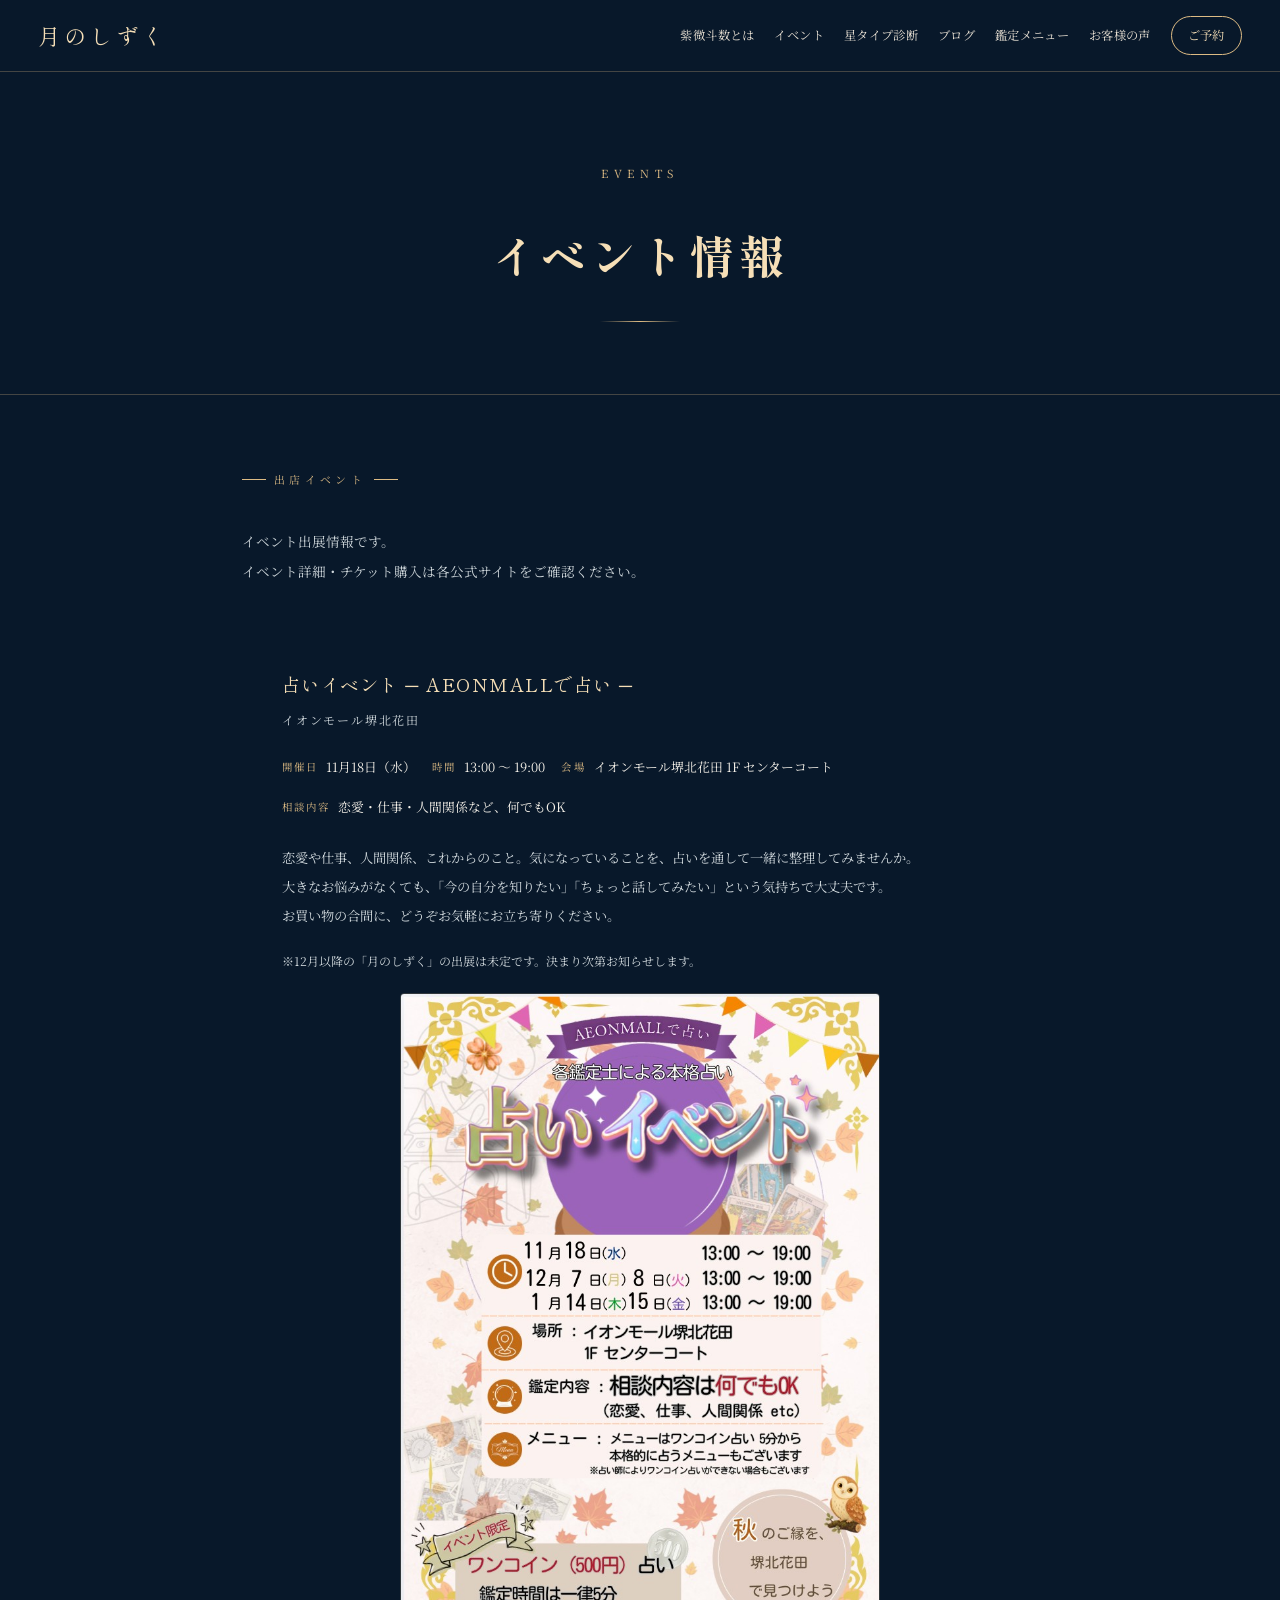
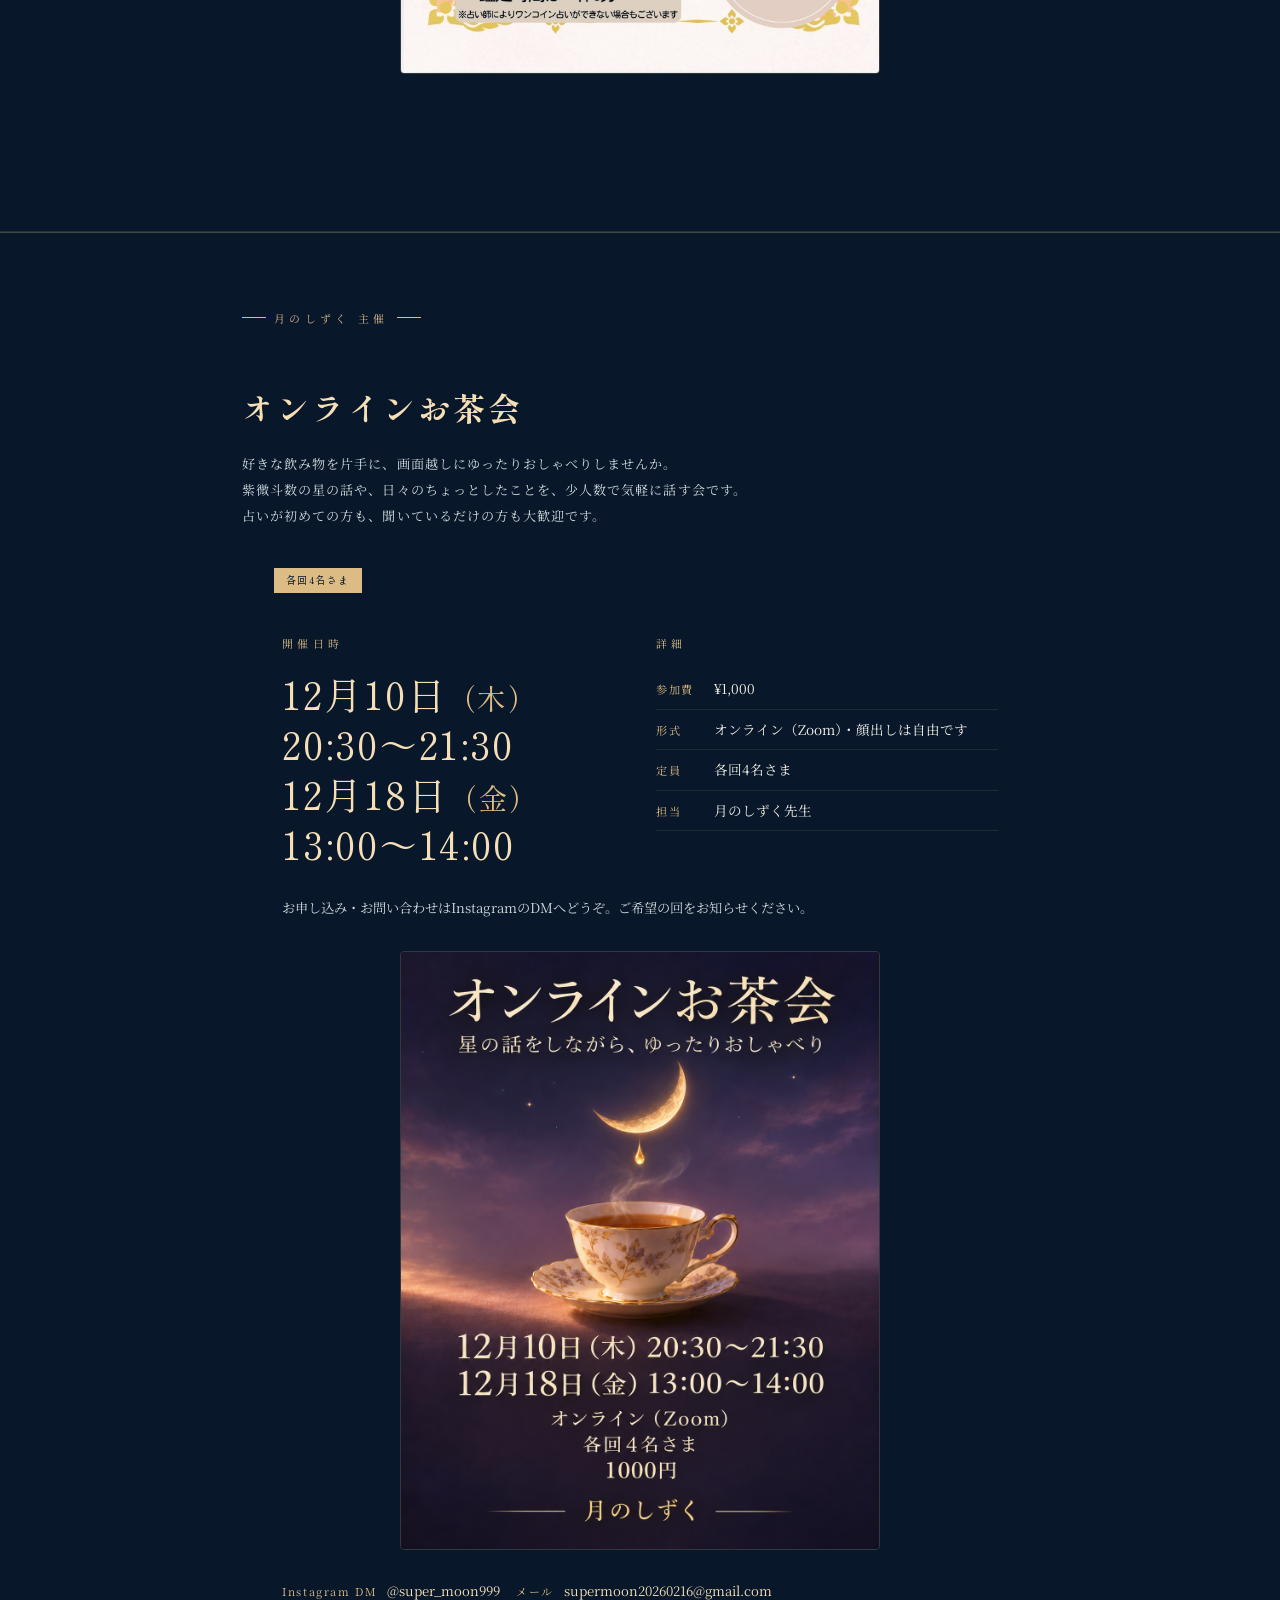
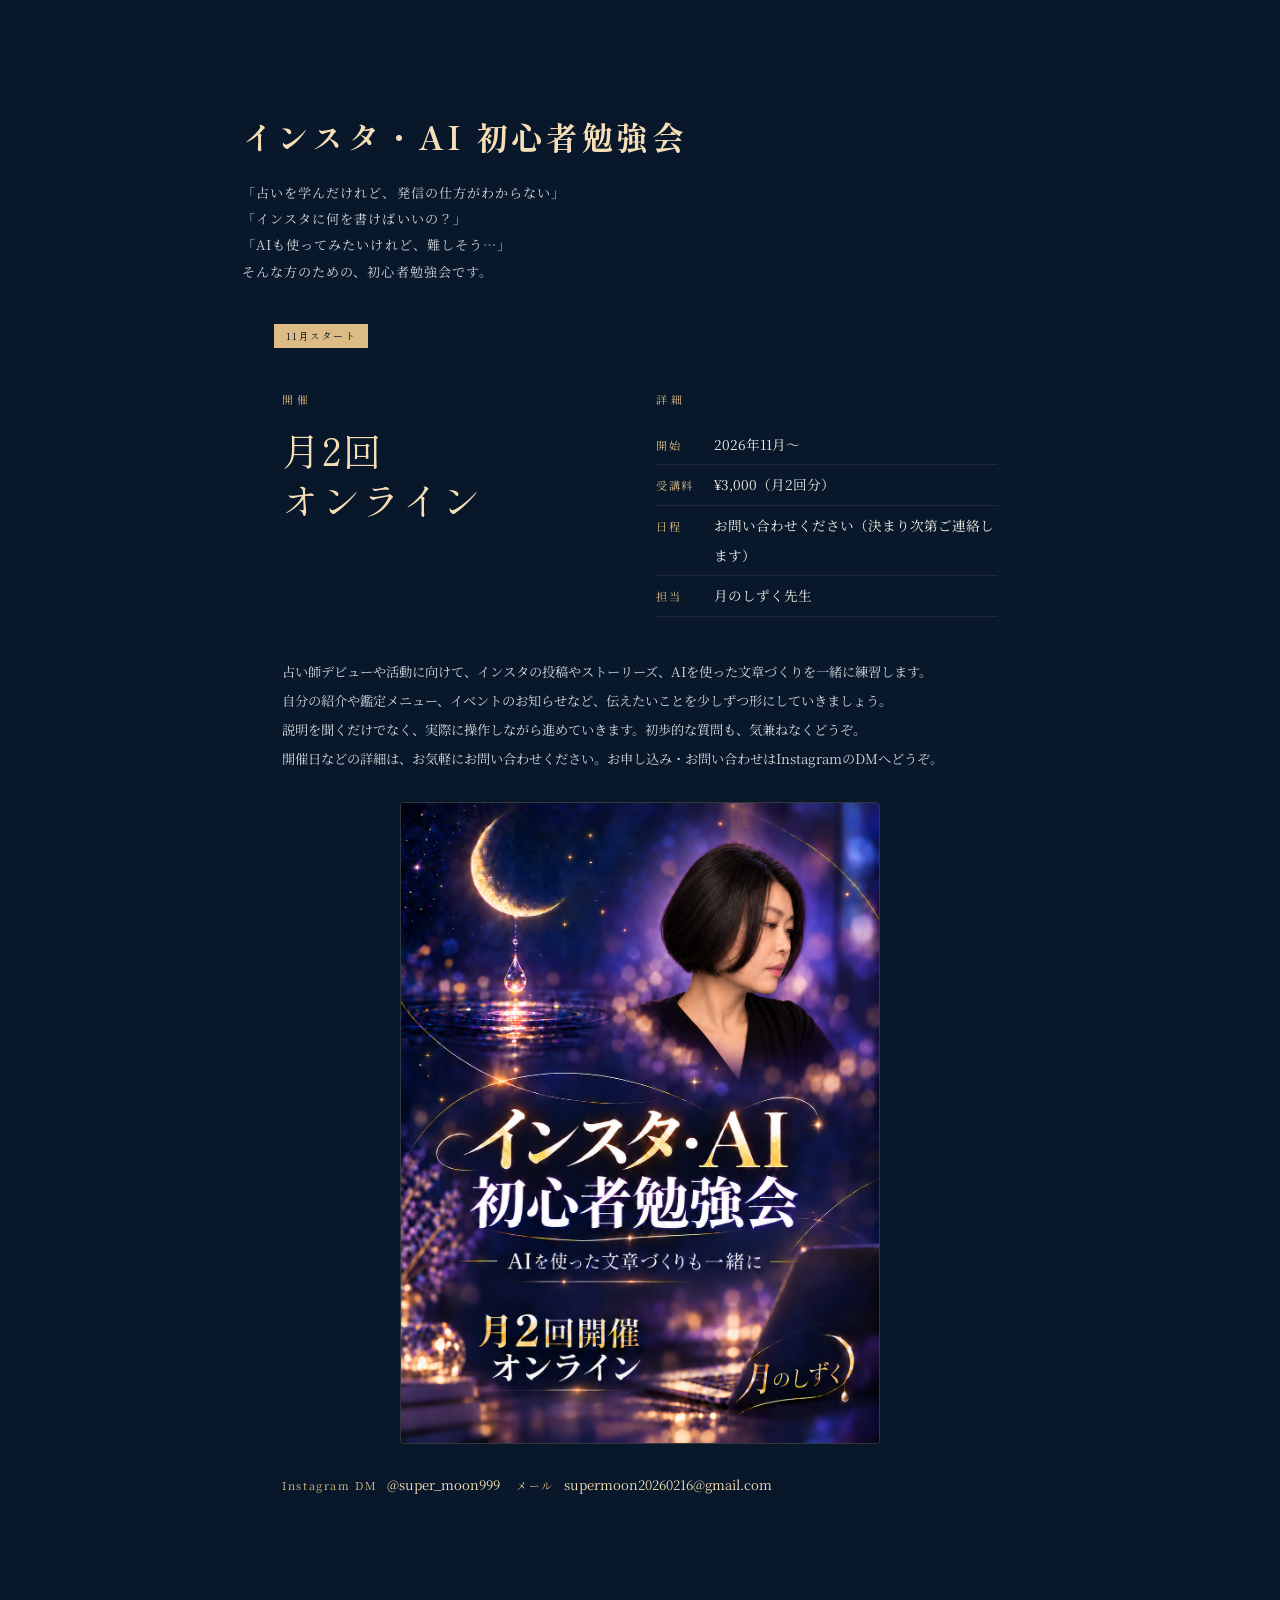
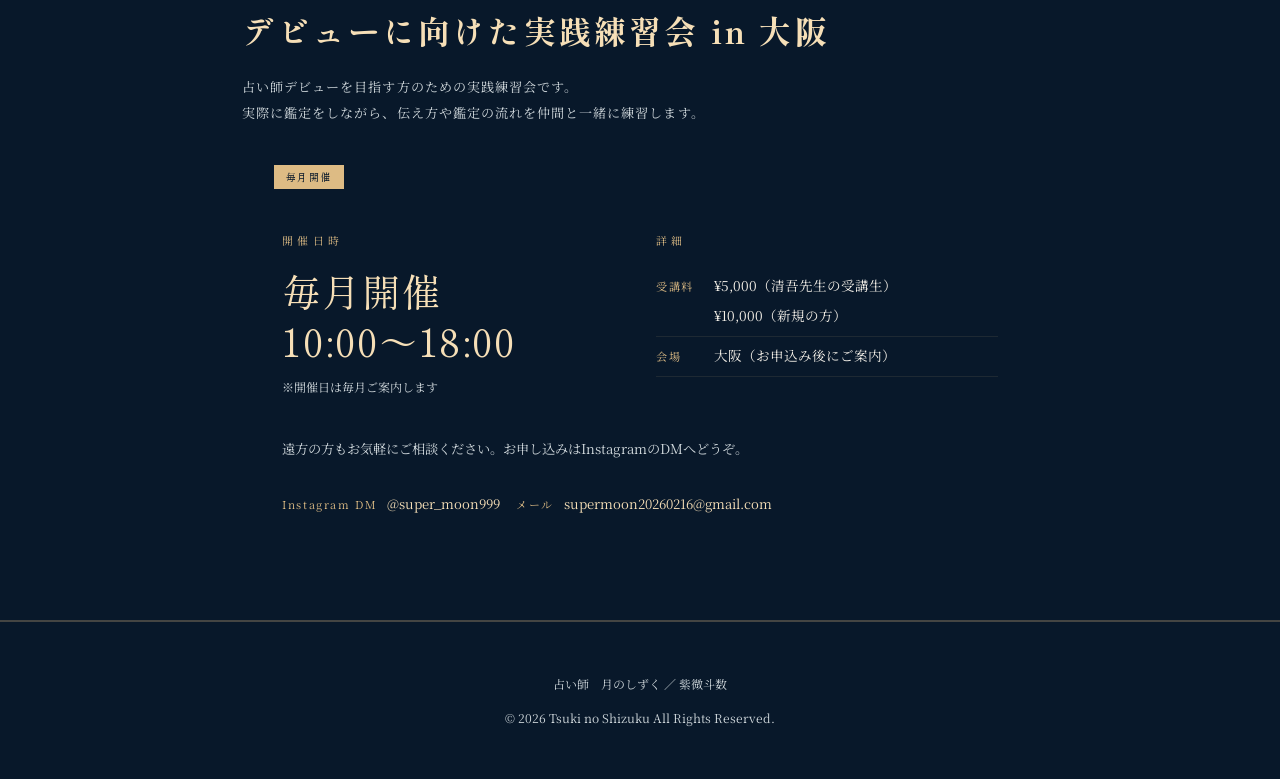
<file: event.html>
<!DOCTYPE html>
<html lang="ja">
<head>
  <meta charset="UTF-8">
  <meta name="viewport" content="width=device-width, initial-scale=1.0">
  <title>イベント情報｜月のしずく</title>
  <meta name="description" content="紫微斗数占い師・月のしずくのイベント情報。大阪を中心とした各種出店イベントの日程・場所をお知らせします。">
  <meta property="og:title" content="イベント情報｜月のしずく｜紫微斗数占い師">
  <meta property="og:description" content="月のしずくのイベント情報。大阪・吹田・難波など出店情報を掲載。">
  <meta property="og:image" content="https://www.moon-shizuku.com/moon.png">
  <meta property="og:url" content="https://www.moon-shizuku.com/event.html">
  <meta property="og:type" content="website">
  <meta name="twitter:card" content="summary_large_image">
  <link rel="canonical" href="https://www.moon-shizuku.com/event.html">
  <link href="https://fonts.googleapis.com/css2?family=Noto+Serif+JP:wght@300;400;500&family=Shippori+Mincho:wght@400;500;600&display=swap" rel="stylesheet">
  <link rel="stylesheet" href="theme.css">
</head>
<body>

<nav class="nav">
  <a class="nav-logo" href="index.html">月のしずく</a>
  <div class="nav-links">
    <a href="index.html#about">紫微斗数とは</a>
    <a href="event.html">イベント</a>
    <a href="hoshi_shindan.html">星タイプ診断</a>
    <a href="blog.html">ブログ</a>
    <a href="index.html#menu">鑑定メニュー</a>
    <a href="index.html#voice">お客様の声</a>
    <a href="yoyaku.html">ご予約</a>
  </div>
</nav>

<!-- ページヘッダー -->
<div class="page-hero">
  <p class="page-label">Events</p>
  <h1 class="page-title">イベント情報</h1>
  <div class="page-divider"></div>
</div>

<!-- ━━━━━ 出店イベント ━━━━━ -->
<div class="guest-section" style="border-bottom:1px solid rgba(221,187,132,.14);">
  <div class="section-wrap">
    <div class="category-label">出店イベント</div>
    <p style="font-size:.85rem;color:var(--muted);line-height:2.2;margin-bottom:2.5rem;">
      イベント出展情報です。<br>
      イベント詳細・チケット購入は各公式サイトをご確認ください。
    </p>

    <!-- 占いイベント in イオンモール堺北花田 -->
    <div class="guest-card">
      <div class="guest-event-name">占いイベント ─ AEONMALLで占い ─</div>
      <div class="guest-event-sub">イオンモール堺北花田</div>

      <div class="guest-meta">
        <div class="guest-meta-item"><span class="ml">開催日</span><span class="mv">11月18日（水）</span></div>
        <div class="guest-meta-item"><span class="ml">時間</span><span class="mv">13:00 〜 19:00</span></div>
        <div class="guest-meta-item"><span class="ml">会場</span><span class="mv">イオンモール堺北花田 1F センターコート</span></div>
        <div class="guest-meta-item"><span class="ml">相談内容</span><span class="mv">恋愛・仕事・人間関係など、何でもOK</span></div>
      </div>

      <p style="font-size:.83rem;line-height:2.2;color:var(--muted);margin-bottom:1.2rem;">
        恋愛や仕事、人間関係、これからのこと。気になっていることを、占いを通して一緒に整理してみませんか。<br>
        大きなお悩みがなくても、「今の自分を知りたい」「ちょっと話してみたい」という気持ちで大丈夫です。<br>
        お買い物の合間に、どうぞお気軽にお立ち寄りください。
      </p>

      <p style="font-size:.75rem;line-height:2;color:var(--muted);margin-bottom:1.2rem;">
        ※12月以降の「月のしずく」の出展は未定です。決まり次第お知らせします。
      </p>

      <div class="event-img">
        <img src="event_aeon_sakaikitahanada.jpg" alt="AEONMALLで占い 占いイベント イオンモール堺北花田 チラシ">
      </div>
    </div>

  </div>
</div>

<!-- ━━━━━ 月のしずく主催 ━━━━━ -->
<div class="idou-section">
  <div class="section-wrap">
    <div class="category-label">月のしずく 主催</div>
    <h2 class="idou-heading">オンラインお茶会</h2>
    <p class="idou-sub">
      好きな飲み物を片手に、画面越しにゆったりおしゃべりしませんか。<br>
      紫微斗数の星の話や、日々のちょっとしたことを、少人数で気軽に話す会です。<br>
      占いが初めての方も、聞いているだけの方も大歓迎です。
    </p>

    <div class="event-card">
      <div class="event-card-badge">各回4名さま</div>

      <div class="event-grid">
        <div>
          <div class="event-info-title">開催日時</div>
          <div class="highlight-date">12月10日<span>（木）</span><br>20:30〜21:30</div>
          <div class="highlight-date">12月18日<span>（金）</span><br>13:00〜14:00</div>
        </div>
        <div>
          <div class="event-info-title">詳細</div>
          <ul class="event-info-list">
            <li><span class="label">参加費</span><span class="value">¥1,000</span></li>
            <li><span class="label">形式</span><span class="value">オンライン（Zoom）・顔出しは自由です</span></li>
            <li><span class="label">定員</span><span class="value">各回4名さま</span></li>
            <li><span class="label">担当</span><span class="value">月のしずく先生</span></li>
          </ul>
        </div>
      </div>

      <p style="font-size:.83rem;line-height:2.2;color:var(--muted);margin-top:1.5rem;margin-bottom:0;">
        お申し込み・お問い合わせはInstagramのDMへどうぞ。ご希望の回をお知らせください。
      </p>

      <div class="event-img" style="margin-top:1.8rem;">
        <img src="event_ochakai.png" alt="月のしずく オンラインお茶会 12月10日・12月18日 告知画像">
      </div>

      <div class="contact-row">
        <div class="contact-item">
          <span class="ci-label">Instagram DM</span>
          <a href="https://www.instagram.com/super_moon999/" target="_blank">@super_moon999</a>
        </div>
        <div class="contact-item">
          <span class="ci-label">メール</span>
          <a href="mailto:supermoon20260216@gmail.com">supermoon20260216@gmail.com</a>
        </div>
      </div>
    </div>

    <h2 class="idou-heading" style="margin-top:4rem;">インスタ・AI 初心者勉強会</h2>
    <p class="idou-sub">
      「占いを学んだけれど、発信の仕方がわからない」<br>
      「インスタに何を書けばいいの？」<br>
      「AIも使ってみたいけれど、難しそう…」<br>
      そんな方のための、初心者勉強会です。
    </p>

    <div class="event-card">
      <div class="event-card-badge">11月スタート</div>

      <div class="event-grid">
        <div>
          <div class="event-info-title">開催</div>
          <div class="highlight-date">月2回<br>オンライン</div>
        </div>
        <div>
          <div class="event-info-title">詳細</div>
          <ul class="event-info-list">
            <li><span class="label">開始</span><span class="value">2026年11月〜</span></li>
            <li><span class="label">受講料</span><span class="value">¥3,000（月2回分）</span></li>
            <li><span class="label">日程</span><span class="value">お問い合わせください（決まり次第ご連絡します）</span></li>
            <li><span class="label">担当</span><span class="value">月のしずく先生</span></li>
          </ul>
        </div>
      </div>

      <p style="font-size:.83rem;line-height:2.2;color:var(--muted);margin-top:1.5rem;margin-bottom:0;">
        占い師デビューや活動に向けて、インスタの投稿やストーリーズ、AIを使った文章づくりを一緒に練習します。<br>
        自分の紹介や鑑定メニュー、イベントのお知らせなど、伝えたいことを少しずつ形にしていきましょう。<br>
        説明を聞くだけでなく、実際に操作しながら進めていきます。初歩的な質問も、気兼ねなくどうぞ。<br>
        開催日などの詳細は、お気軽にお問い合わせください。お申し込み・お問い合わせはInstagramのDMへどうぞ。
      </p>

      <div class="event-img" style="margin-top:1.8rem;">
        <img src="event_insta_ai.png" alt="インスタ・AI 初心者勉強会 月2回開催 オンライン 告知画像">
      </div>

      <div class="contact-row">
        <div class="contact-item">
          <span class="ci-label">Instagram DM</span>
          <a href="https://www.instagram.com/super_moon999/" target="_blank">@super_moon999</a>
        </div>
        <div class="contact-item">
          <span class="ci-label">メール</span>
          <a href="mailto:supermoon20260216@gmail.com">supermoon20260216@gmail.com</a>
        </div>
      </div>
    </div>

    <h2 class="idou-heading" style="margin-top:4rem;">デビューに向けた実践練習会 in 大阪</h2>
    <p class="idou-sub">
      占い師デビューを目指す方のための実践練習会です。<br>
      実際に鑑定をしながら、伝え方や鑑定の流れを仲間と一緒に練習します。
    </p>

    <div class="event-card">
      <div class="event-card-badge">毎月開催</div>

      <div class="event-grid">
        <div>
          <div class="event-info-title">開催日時</div>
          <div class="highlight-date">毎月開催<br>10:00〜18:00</div>
          <p style="font-size:.75rem;color:var(--muted);margin-top:.6rem;">※開催日は毎月ご案内します</p>
        </div>
        <div>
          <div class="event-info-title">詳細</div>
          <ul class="event-info-list">
            <li><span class="label">受講料</span><span class="value">¥5,000（清吾先生の受講生）<br>¥10,000（新規の方）</span></li>
            <li><span class="label">会場</span><span class="value">大阪（お申込み後にご案内）</span></li>
          </ul>
        </div>
      </div>

      <p style="font-size:.83rem;line-height:2.2;color:var(--muted);margin-top:1.5rem;margin-bottom:0;">
        遠方の方もお気軽にご相談ください。お申し込みはInstagramのDMへどうぞ。
      </p>

      <div class="contact-row">
        <div class="contact-item">
          <span class="ci-label">Instagram DM</span>
          <a href="https://www.instagram.com/super_moon999/" target="_blank">@super_moon999</a>
        </div>
        <div class="contact-item">
          <span class="ci-label">メール</span>
          <a href="mailto:supermoon20260216@gmail.com">supermoon20260216@gmail.com</a>
        </div>
      </div>
    </div>
  </div>
</div>

<footer class="footer">
  <p>占い師　月のしずく ／ 紫微斗数</p>
  <p>© 2026 Tsuki no Shizuku All Rights Reserved.</p>
</footer>

</body>
</html>
</file>
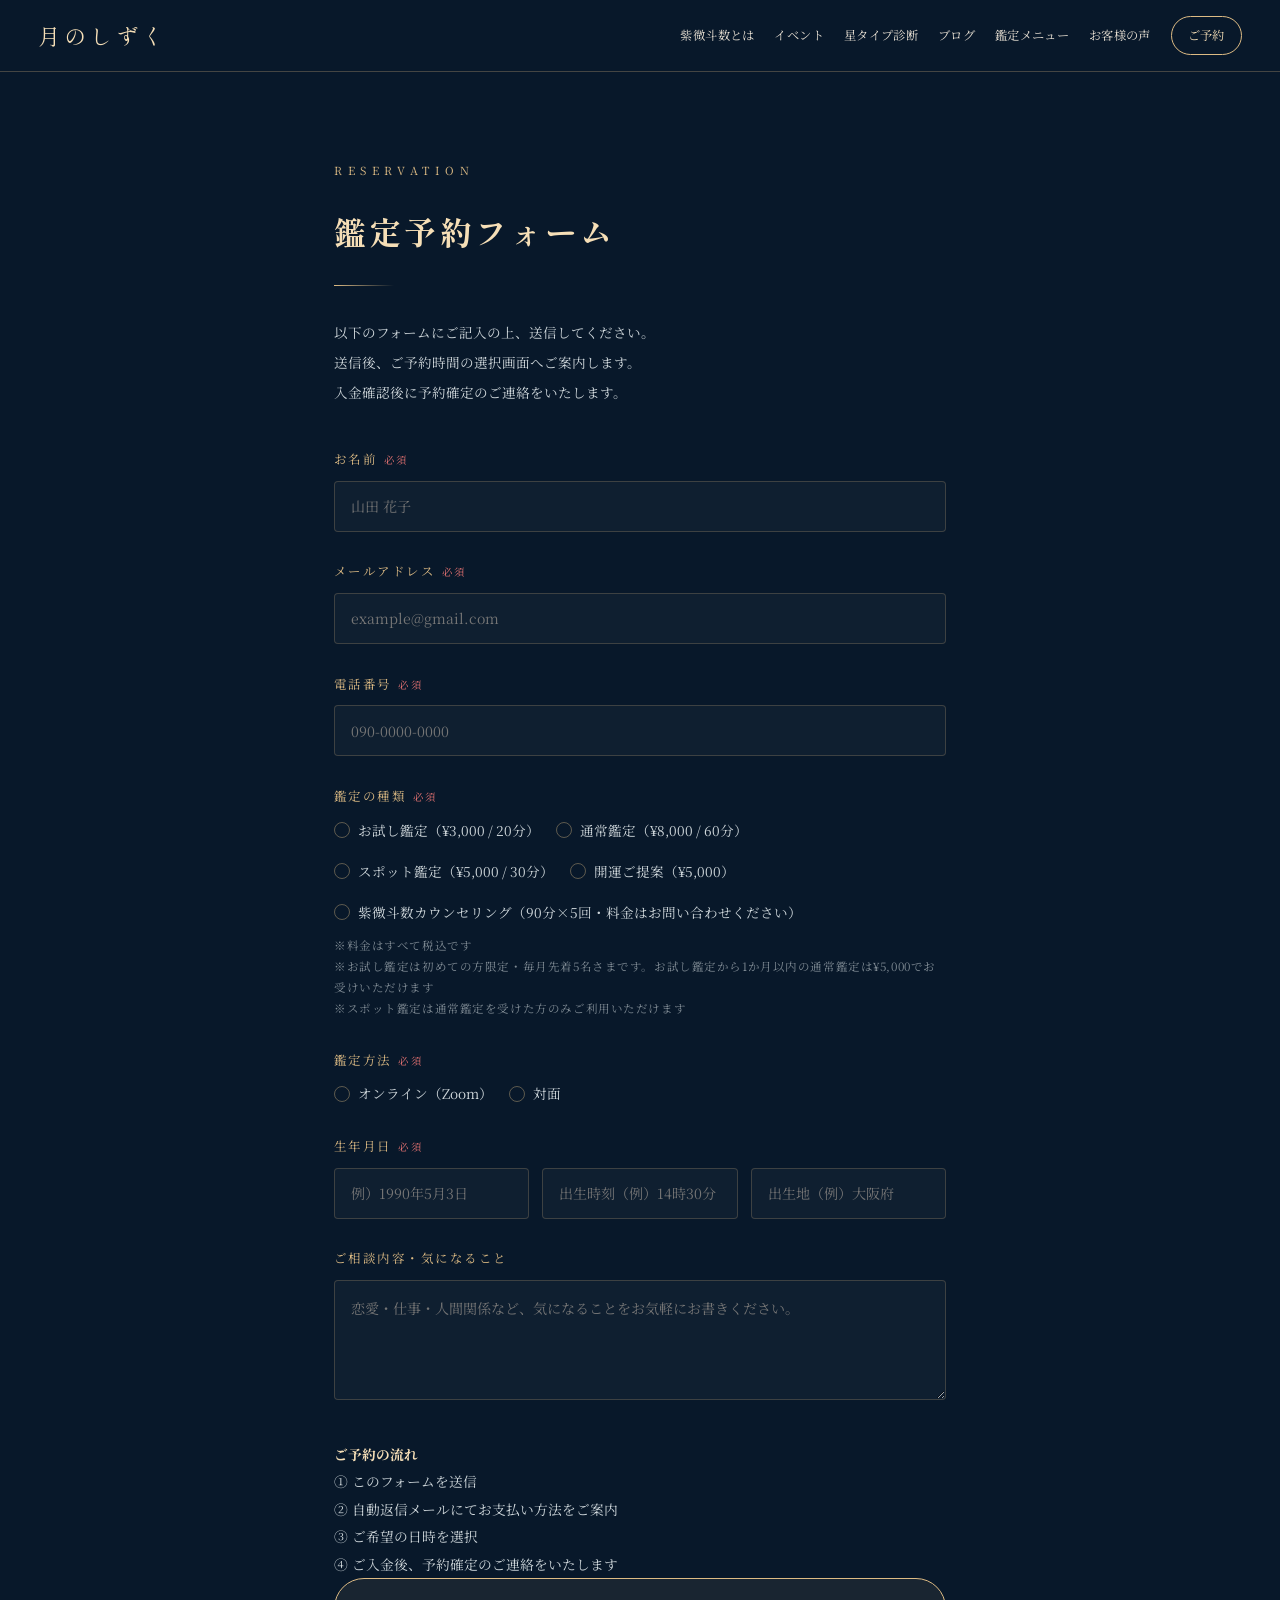
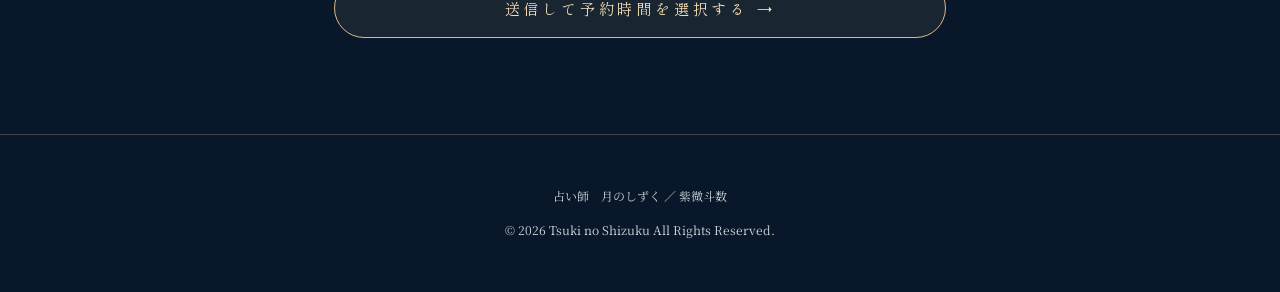
<file: yoyaku.html>
<!DOCTYPE html>
<html lang="ja">
<head>
  <meta charset="UTF-8">
  <meta name="viewport" content="width=device-width, initial-scale=1.0">
  <title>鑑定予約フォーム｜月のしずく</title>
  <meta name="description" content="紫微斗数占い師・月のしずくの鑑定予約フォーム。お試し鑑定20分¥3,000、通常鑑定60分¥8,000、スポット鑑定30分¥5,000。オンライン・対面対応。">
  <meta property="og:title" content="鑑定予約｜月のしずく｜紫微斗数占い師">
  <meta property="og:description" content="紫微斗数占い師・月のしずくの鑑定予約。お試し鑑定20分¥3,000、通常鑑定60分¥8,000。オンライン・対面対応。">
  <meta property="og:image" content="https://www.moon-shizuku.com/moon.png">
  <meta property="og:url" content="https://www.moon-shizuku.com/yoyaku.html">
  <meta property="og:type" content="website">
  <meta name="twitter:card" content="summary_large_image">
  <link rel="canonical" href="https://www.moon-shizuku.com/yoyaku.html">
  <link href="https://fonts.googleapis.com/css2?family=Noto+Serif+JP:wght@300;400;500&family=Shippori+Mincho:wght@400;500;600&display=swap" rel="stylesheet">
  <link rel="stylesheet" href="theme.css">
</head>
<body>

<nav class="nav">
  <a class="nav-logo" href="index.html">月のしずく</a>
  <div class="nav-links">
    <a href="index.html#about">紫微斗数とは</a>
    <a href="event.html">イベント</a>
    <a href="hoshi_shindan.html">星タイプ診断</a>
    <a href="blog.html">ブログ</a>
    <a href="index.html#menu">鑑定メニュー</a>
    <a href="index.html#voice">お客様の声</a>
    <a href="yoyaku.html">ご予約</a>
  </div>
</nav>

<div class="wrap">
  <div id="formSection">
    <p class="page-label">Reservation</p>
    <h1 class="page-title">鑑定予約フォーム</h1>
    <div class="divider-form"></div>
    <p class="page-desc">
      以下のフォームにご記入の上、送信してください。<br>
      送信後、ご予約時間の選択画面へご案内します。<br>
      入金確認後に予約確定のご連絡をいたします。
    </p>

    <form id="reservationForm">
      <input type="hidden" name="_subject" value="【月のしずく】鑑定予約を受け付けました">
      <input type="hidden" name="_autoresponse" value="このたびは月のしずくへのご予約ありがとうございます。

以下のお支払い方法にてお振込みをお願いいたします。

【銀行振込】
りそな銀行　江坂支店
普通　0042555
マツオアツコ

【PayPay】
ID：matsuo_atsuko20
表示名：マツオアツコ

入金確認後、予約確定のご連絡をいたします。

占い師　月のしずく">

      <div class="form-group">
        <label class="form-label">お名前<span class="required">必須</span></label>
        <input class="form-input" type="text" name="name" placeholder="山田 花子" required>
      </div>

      <div class="form-group">
        <label class="form-label">メールアドレス<span class="required">必須</span></label>
        <input class="form-input" type="email" name="email" placeholder="example@gmail.com" required>
      </div>

      <div class="form-group">
        <label class="form-label">電話番号<span class="required">必須</span></label>
        <input class="form-input" type="tel" name="phone" placeholder="090-0000-0000" required>
      </div>

      <div class="form-group">
        <label class="form-label">鑑定の種類<span class="required">必須</span></label>
        <div class="radio-group">
          <label class="radio-label">
            <input type="radio" name="type" value="お試し鑑定（¥3,000 / 20分）" required>
            <div class="radio-custom"></div>
            <span>お試し鑑定（¥3,000 / 20分）</span>
          </label>
          <label class="radio-label">
            <input type="radio" name="type" value="通常鑑定（¥8,000 / 60分）">
            <div class="radio-custom"></div>
            <span>通常鑑定（¥8,000 / 60分）</span>
          </label>
          <label class="radio-label">
            <input type="radio" name="type" value="スポット鑑定（¥5,000 / 30分）">
            <div class="radio-custom"></div>
            <span>スポット鑑定（¥5,000 / 30分）</span>
          </label>
          <label class="radio-label">
            <input type="radio" name="type" value="開運ご提案（¥5,000）">
            <div class="radio-custom"></div>
            <span>開運ご提案（¥5,000）</span>
          </label>
          <label class="radio-label">
            <input type="radio" name="type" value="紫微斗数カウンセリング（90分×5回・料金はお問い合わせください）">
            <div class="radio-custom"></div>
            <span>紫微斗数カウンセリング（90分×5回・料金はお問い合わせください）</span>
          </label>
        </div>
        <p class="form-note">※料金はすべて税込です<br>※お試し鑑定は初めての方限定・毎月先着5名さまです。お試し鑑定から1か月以内の通常鑑定は¥5,000でお受けいただけます<br>※スポット鑑定は通常鑑定を受けた方のみご利用いただけます</p>
      </div>

      <div class="form-group">
        <label class="form-label">鑑定方法<span class="required">必須</span></label>
        <div class="radio-group">
          <label class="radio-label">
            <input type="radio" name="method" value="オンライン（Zoom）" required>
            <div class="radio-custom"></div>
            <span>オンライン（Zoom）</span>
          </label>
          <label class="radio-label">
            <input type="radio" name="method" value="対面">
            <div class="radio-custom"></div>
            <span>対面</span>
          </label>
        </div>
      </div>

      <div class="form-group">
        <label class="form-label">生年月日<span class="required">必須</span></label>
        <div class="birth-grid">
          <input class="form-input" type="text" name="birth_date" placeholder="例）1990年5月3日" required>
          <input class="form-input" type="text" name="birth_time" placeholder="出生時刻（例）14時30分">
          <input class="form-input" type="text" name="birth_place" placeholder="出生地（例）大阪府">
        </div>
      </div>

      <div class="form-group">
        <label class="form-label">ご相談内容・気になること</label>
        <textarea class="form-textarea" name="message" placeholder="恋愛・仕事・人間関係など、気になることをお気軽にお書きください。"></textarea>
      </div>

      <div class="note-box">
        <strong>ご予約の流れ</strong><br>
        ① このフォームを送信<br>
        ② 自動返信メールにてお支払い方法をご案内<br>
        ③ ご希望の日時を選択<br>
        ④ ご入金後、予約確定のご連絡をいたします
      </div>

      <button class="submit-btn" type="submit">送信して予約時間を選択する →</button>
    </form>
  </div>
</div>

<footer class="footer">
  <p>占い師　月のしずく ／ 紫微斗数</p>
  <p>© 2026 Tsuki no Shizuku All Rights Reserved.</p>
</footer>

<script>
document.getElementById('reservationForm').addEventListener('submit', async function(e) {
  e.preventDefault();
  var btn = this.querySelector('.submit-btn');
  btn.textContent = '送信中...';
  btn.disabled = true;
  try {
    var response = await fetch('https://formspree.io/f/xpqbkkba', {
      method: 'POST',
      body: new FormData(this),
      headers: { 'Accept': 'application/json' }
    });
    if (response.ok) {
      window.location.href = 'https://calendar.app.google/RKjr5zDFR9QqWDR69';
    } else {
      btn.textContent = '送信して予約時間を選択する →';
      btn.disabled = false;
      alert('送信に失敗しました。もう一度お試しください。');
    }
  } catch(err) {
    btn.textContent = '送信して予約時間を選択する →';
    btn.disabled = false;
    alert('通信エラーが発生しました。もう一度お試しください。');
  }
});
</script>

</body>
</html>
</file>
<file: theme.css>
:root{--navy:#08182a;--navy-2:#0c2036;--navy-3:#102a43;--gold:#ddbb84;--gold-light:#f6dfb7;--text:#f5f1e9;--muted:#d0d8dc;--line:rgba(221,187,132,.28)}
*{box-sizing:border-box}html{scroll-behavior:smooth;scroll-padding-top:88px}body{margin:0;background:var(--navy);color:var(--text);font-family:'Noto Serif JP',serif;line-height:1.85}a{color:inherit}img{max-width:100%}
.nav{position:sticky;top:0;z-index:20;display:flex;align-items:center;justify-content:space-between;gap:2rem;padding:.85rem clamp(1rem,3vw,3.2rem);min-height:72px;background:rgba(5,17,31,.94);backdrop-filter:blur(14px);border-bottom:1px solid var(--line)}.nav-logo{flex:none;font-family:'Shippori Mincho',serif;font-size:1.38rem;letter-spacing:.18em;color:var(--gold-light);text-decoration:none}.nav-links{display:flex;gap:clamp(.7rem,1.55vw,1.8rem);align-items:center}.nav-links a{white-space:nowrap;font-size:.77rem;text-decoration:none;color:#e9e1d4;letter-spacing:.03em}.nav-links a:hover,.nav-links a:focus-visible{color:var(--gold-light)}.nav-links a:last-child{border:1px solid var(--gold);border-radius:50px;padding:.45rem 1rem;color:var(--gold-light)}
.hero{position:relative;min-height:min(780px,calc(100svh - 72px));display:flex;align-items:center;justify-content:flex-end;background:linear-gradient(90deg,transparent 25%,rgba(5,17,30,.12) 44%,rgba(5,17,30,.58) 100%),url('hero-night.png') 36% center/cover no-repeat;background-color:var(--navy);overflow:hidden}.hero-content{position:relative;width:min(50%,750px);padding:4rem clamp(2rem,5vw,6rem) 5rem 1rem;text-align:center}.hero-eyebrow{font-size:.83rem;letter-spacing:.25em;color:var(--gold);margin:0 0 1.3rem}.site-title{font-family:'Shippori Mincho',serif;font-weight:500;font-size:clamp(2.8rem,5.7vw,5.2rem);letter-spacing:.13em;line-height:1.3;color:#fff5e6;margin:0 0 1.2rem;text-shadow:0 3px 25px rgba(0,0,0,.55)}.hero-subtitle{font-family:'Shippori Mincho',serif;font-size:clamp(1rem,1.8vw,1.5rem);letter-spacing:.04em;color:var(--gold-light);line-height:1.7;margin:0}.hero-rule{height:1px;max-width:300px;margin:1.5rem auto;background:linear-gradient(90deg,transparent,var(--gold),transparent)}.hero-copy{font-size:clamp(.86rem,1.2vw,1.03rem);color:#f3f0e9;line-height:2.2;text-shadow:0 2px 12px #08182a;margin:0}.hero-cta,.contact-btn{display:inline-flex;align-items:center;justify-content:center;gap:1rem;margin-top:2.4rem;min-height:54px;padding:.75rem 2.3rem;border:1px solid var(--gold);border-radius:40px;text-decoration:none;color:var(--gold-light);background:rgba(6,20,35,.78);font-family:'Shippori Mincho',serif;letter-spacing:.12em;transition:background .2s,transform .2s}.hero-cta:hover,.contact-btn:hover{background:#163650;transform:translateY(-2px)}
.page-band{border-top:1px solid rgba(221,187,132,.13);background:var(--navy)}.page-band:nth-of-type(odd){background:var(--navy-2)}.about-bg{border-top:1px solid var(--line);border-bottom:1px solid var(--line);background:linear-gradient(135deg,#0a1d32,#102a43 54%,#0a1d32)}.section{width:min(1080px,100%);margin:auto;padding:clamp(4rem,8vw,7rem) 1.5rem}.section-label{font-size:.73rem;text-transform:uppercase;letter-spacing:.32em;color:var(--gold);margin:0 0 .85rem}.section-title{font-family:'Shippori Mincho',serif;font-weight:500;font-size:clamp(1.6rem,3vw,2.25rem);letter-spacing:.08em;color:var(--gold-light);margin:.2rem 0 1rem}.section-lead{font-size:.91rem;line-height:2.2;color:var(--muted);margin:0 0 2rem}.section[style]{position:relative}.section>img{display:block}.page-band:first-of-type .section{text-align:center;position:relative;isolation:isolate}.page-band:first-of-type .section>img{position:absolute;inset:0;width:100%;height:100%;object-fit:cover;opacity:.16;z-index:-1}.page-band:first-of-type .section a[href*="hoshi_shindan"]{display:inline-block;border:1px solid var(--gold);border-radius:30px;padding:.8rem 2rem;color:var(--gold-light);text-decoration:none}
.about-inner{display:grid;grid-template-columns:1fr 1fr;gap:4rem;align-items:center}.about-inner img{display:block;width:min(100%,440px);margin:auto;border-radius:10px;border:1px solid var(--line);box-shadow:0 20px 50px rgba(0,0,0,.22)}.chart-figure{margin:1.7rem 0 0}.chart-figure img{display:block;width:100%;border-radius:12px;border:1px solid var(--line)}.chart-figure figcaption{font-size:.72rem;color:var(--muted);margin-top:.8rem;text-align:right}

/* 命盤グリッド */
.meihai-grid{display:grid;grid-template-columns:repeat(4,1fr);grid-template-rows:repeat(4,auto);border:1px solid var(--line);margin:1.5rem 0 .5rem}.meihai-cell{border:1px solid rgba(221,187,132,.18);padding:.9rem .8rem;background:rgba(255,255,255,.015)}.cell-palace{font-size:.62rem;color:var(--gold);letter-spacing:.12em;margin-bottom:.5rem}.cell-stars{font-size:.78rem;color:var(--muted);line-height:1.7}.main-star{display:inline-block;font-family:'Shippori Mincho',serif;font-size:.88rem;color:var(--gold-light);margin-bottom:.2rem}.center-logo{grid-column:2/4;grid-row:2/4;display:flex;flex-direction:column;align-items:center;justify-content:center;border:1px solid var(--line);background:linear-gradient(135deg,rgba(16,42,67,.9),rgba(12,32,54,.95));padding:1.5rem}.center-logo-text{font-family:'Shippori Mincho',serif;font-size:1.1rem;color:var(--gold-light);letter-spacing:.2em;margin-bottom:.4rem}.center-logo-sub{font-size:.62rem;color:var(--gold);letter-spacing:.25em}.meihai-caption{font-size:.72rem;color:var(--muted);text-align:right;margin-bottom:0}
.menu-cards,.testimonials{display:grid;grid-template-columns:repeat(2,minmax(0,1fr));gap:1.4rem}.menu-card,.testimonial,.note-box,.contact-box{background:linear-gradient(145deg,rgba(33,72,101,.62),rgba(11,34,56,.75));border:1px solid var(--line);border-radius:12px;box-shadow:0 14px 38px rgba(0,0,0,.1)}.menu-card{padding:2rem;position:relative}.menu-card.featured{border-color:rgba(221,187,132,.62)}.badge{position:absolute;top:0;right:1.2rem;background:var(--gold);color:var(--navy);padding:.2rem .85rem;border-radius:0 0 6px 6px;font-size:.73rem}.menu-icon{font-size:1.65rem}.menu-name{font-family:'Shippori Mincho',serif;color:var(--gold-light);font-size:1.25rem;margin:.5rem 0}.price-row{display:flex;align-items:baseline;gap:.6rem}.price-num{color:var(--gold-light);font-size:1.25rem}.price-time,.menu-desc,.note-box,.testimonial-text{color:var(--muted);font-size:.86rem;line-height:2}.divider-thin{height:1px;background:var(--line);margin:1rem 0}.note-box{padding:1.4rem 1.7rem;margin-top:1.5rem}.note-box strong{color:var(--gold-light)}.testimonials{margin-top:2rem}.testimonial{padding:1.6rem;border-left:2px solid var(--gold)}.testimonial-text{margin-bottom:1rem}.testimonial-author{font-size:.73rem;letter-spacing:.06em;color:var(--gold)}.contact-box{text-align:center;padding:3rem 1.5rem;margin-top:2rem}.contact-box p{color:var(--muted);line-height:2.2}.contact-btn{margin-top:.5rem}.footer{text-align:center;padding:2.4rem 1rem;background:#061525;border-top:1px solid var(--line);color:var(--muted);font-size:.75rem}

/* ブログ用 */
.insta-banner{max-width:860px;margin:0 auto 2rem;padding:0}.insta-inner{display:flex;align-items:center;justify-content:space-between;border:1px solid var(--line);background:rgba(221,187,132,.04);padding:1rem 1.5rem;gap:1rem;border-radius:8px}.insta-left{display:flex;align-items:center;gap:1rem}.insta-icon{font-size:1.4rem}.insta-text strong{color:var(--gold-light);font-size:.85rem;display:block;margin-bottom:.2rem}.insta-text p{font-size:.78rem;color:var(--muted);line-height:1.7;margin:0}.insta-btn{display:inline-block;padding:.5rem 1.2rem;border:1px solid var(--gold);border-radius:30px;color:var(--gold-light);font-family:'Shippori Mincho',serif;font-size:.75rem;letter-spacing:.15em;text-decoration:none;white-space:nowrap;background:rgba(221,187,132,.06);transition:all .3s}.insta-btn:hover{background:rgba(221,187,132,.15)}.insta-sub{margin-top:.8rem;padding:.8rem 1.5rem;border:1px solid var(--line);border-top:none;background:rgba(221,187,132,.03);border-radius:0 0 8px 8px;font-size:.72rem;color:rgba(208,216,220,.6)}.insta-sub a{color:rgba(221,187,132,.6);text-decoration:none}.insta-sub a:hover{color:var(--gold)}
.articles{max-width:860px;margin:0 auto;padding:0 0 clamp(4rem,8vw,6rem)}.article-card{border-bottom:1px solid rgba(221,187,132,.13);padding:2.2rem 0;cursor:pointer;transition:all .3s;display:grid;grid-template-columns:1fr auto;gap:1rem;align-items:start}.article-card:first-child{border-top:1px solid rgba(221,187,132,.13)}.article-card:hover .card-title{color:var(--gold-light)}.article-card:hover .card-arrow{opacity:1;transform:translateX(4px)}.card-no{font-size:.65rem;color:var(--gold);letter-spacing:.3em;margin-bottom:.6rem}.card-title{font-family:'Shippori Mincho',serif;font-size:clamp(1rem,2.5vw,1.15rem);color:var(--muted);letter-spacing:.08em;margin-bottom:.7rem;transition:color .3s;line-height:1.6}.card-excerpt{font-size:.8rem;line-height:2;color:rgba(208,216,220,.7)}.card-arrow{font-size:1rem;color:var(--gold);opacity:.4;transition:all .3s;margin-top:.4rem}.card-tag{display:inline-block;font-size:.6rem;letter-spacing:.15em;color:var(--gold);border:1px solid rgba(221,187,132,.3);padding:2px 8px;margin-right:4px;margin-top:.8rem;border-radius:3px}
.article-page{max-width:680px;margin:0 auto;padding:3rem 1.5rem clamp(4rem,8vw,6rem)}.back-btn{display:inline-flex;align-items:center;gap:.4rem;font-size:.75rem;color:var(--gold);letter-spacing:.15em;cursor:pointer;margin-bottom:3rem;border:none;background:none}.article-no{font-size:.65rem;color:var(--gold);letter-spacing:.35em;margin-bottom:1rem}.article-title{font-family:'Shippori Mincho',serif;font-size:clamp(1.3rem,4vw,1.8rem);color:var(--gold-light);letter-spacing:.1em;line-height:1.6;margin-bottom:1rem;font-weight:500}.article-date{font-size:.7rem;color:rgba(221,187,132,.6);letter-spacing:.2em;margin-bottom:3rem;padding-bottom:2rem;border-bottom:1px solid rgba(221,187,132,.15)}.article-body h2{font-family:'Shippori Mincho',serif;font-size:1.05rem;color:var(--gold-light);letter-spacing:.08em;margin:2.5rem 0 1rem;font-weight:500;padding-left:.8rem;border-left:2px solid var(--gold)}.article-body p{font-size:.88rem;line-height:2.4;color:var(--muted);margin-bottom:1rem}.item{margin-bottom:1.5rem}.item-no{font-size:.72rem;color:var(--gold);letter-spacing:.15em;margin-bottom:.3rem}.item-title{font-family:'Shippori Mincho',serif;font-size:.95rem;color:var(--gold-light);margin-bottom:.5rem}.article-footer{margin-top:4rem;padding-top:2rem;border-top:1px solid rgba(221,187,132,.15)}.article-tags span{display:inline-block;font-size:.6rem;letter-spacing:.15em;color:var(--gold);border:1px solid rgba(221,187,132,.3);padding:3px 10px;margin-right:6px;margin-bottom:1.5rem;border-radius:3px}.next-article{background:rgba(221,187,132,.04);border:1px solid var(--line);border-radius:8px;padding:1.5rem;cursor:pointer;transition:all .3s;margin-bottom:2rem}.next-article:hover{background:rgba(221,187,132,.08)}.next-label{font-size:.62rem;color:var(--gold);letter-spacing:.3em;margin-bottom:.5rem}.next-title{font-family:'Shippori Mincho',serif;font-size:.95rem;color:var(--muted)}.cta-box{text-align:center;border:1px solid var(--line);padding:2rem;background:rgba(221,187,132,.03);border-radius:8px}.cta-box p{font-size:.82rem;color:var(--muted);line-height:2;margin-bottom:1.2rem}.cta-btn{display:inline-block;padding:.75rem 2rem;border:1px solid var(--gold);border-radius:30px;color:var(--gold-light);font-family:'Shippori Mincho',serif;font-size:.82rem;letter-spacing:.2em;text-decoration:none;background:rgba(221,187,132,.06);transition:all .3s}.cta-btn:hover{background:rgba(221,187,132,.15)}
/* 感想ボックス用（ブログ記事末尾） */
.kanso-box{margin:2rem 0;text-align:center;padding:1.5rem;border:1px solid var(--line);background:rgba(221,187,132,.04);border-radius:8px}.kanso-box p{font-size:.82rem;color:var(--muted);line-height:2;margin-bottom:1.2rem}.kanso-btn{display:inline-block;padding:.75rem 2rem;border:1px solid var(--gold);color:var(--gold-light);font-family:'Shippori Mincho',serif;font-size:.82rem;letter-spacing:.2em;text-decoration:none;background:rgba(221,187,132,.06);transition:all .3s;border-radius:30px}.kanso-btn:hover{background:rgba(221,187,132,.15)}
/* 予約フォーム用 */
.wrap{max-width:660px;margin:0 auto;padding:clamp(3rem,6vw,5rem) 1.5rem clamp(4rem,8vw,6rem)}.page-label{font-size:.7rem;letter-spacing:.5em;color:var(--gold);text-transform:uppercase;margin-bottom:1rem}.page-title{font-family:'Shippori Mincho',serif;font-size:clamp(1.4rem,4vw,2rem);color:var(--gold-light);letter-spacing:.1em;margin-bottom:.8rem}.divider-form{width:60px;height:1px;background:linear-gradient(to right,var(--gold),transparent);margin:1.5rem 0 2rem}.page-desc{font-size:.85rem;line-height:2.2;color:var(--muted);margin-bottom:2.5rem}
.form-group{margin-bottom:1.8rem}.form-label{display:block;font-size:.78rem;color:var(--gold);letter-spacing:.2em;margin-bottom:.6rem}.required{color:#e07070;font-size:.65rem;margin-left:.4rem}.form-input,.form-select,.form-textarea{width:100%;background:rgba(255,255,255,.03);border:1px solid rgba(221,187,132,.22);color:var(--text);font-family:'Noto Serif JP',serif;font-size:.88rem;padding:.9rem 1rem;outline:none;transition:border-color .3s;-webkit-appearance:none;border-radius:4px}.form-input:focus,.form-select:focus,.form-textarea:focus{border-color:var(--gold)}.form-select{cursor:pointer;background-image:url("data:image/svg+xml,%3Csvg xmlns='http://www.w3.org/2000/svg' width='12' height='8' viewBox='0 0 12 8'%3E%3Cpath d='M1 1l5 5 5-5' stroke='%23ddbb84' stroke-width='1.5' fill='none'/%3E%3C/svg%3E");background-repeat:no-repeat;background-position:right 1rem center;background-color:rgba(255,255,255,.03);padding-right:2.5rem}.form-select option{background:#0c2036;color:var(--text)}.form-textarea{resize:vertical;min-height:120px;line-height:1.8}.form-note{font-size:.72rem;color:rgba(208,216,220,.6);margin-top:.6rem;letter-spacing:.05em}
.radio-group{display:flex;gap:1rem;flex-wrap:wrap}.radio-label{display:flex;align-items:center;gap:.5rem;cursor:pointer;font-size:.85rem;color:var(--muted)}.radio-label input{display:none}.radio-custom{width:16px;height:16px;border:1px solid rgba(221,187,132,.4);border-radius:50%;position:relative;flex-shrink:0;transition:border-color .3s}.radio-label input:checked + .radio-custom{border-color:var(--gold)}.radio-label input:checked + .radio-custom::after{content:'';position:absolute;top:3px;left:3px;width:8px;height:8px;background:var(--gold);border-radius:50%}.radio-label input:checked ~ span{color:var(--gold-light)}
.birth-grid{display:grid;grid-template-columns:1fr 1fr 1fr;gap:.8rem}
.submit-btn{width:100%;padding:1.1rem;border:1px solid var(--gold);border-radius:40px;background:rgba(221,187,132,.08);color:var(--gold-light);font-family:'Shippori Mincho',serif;font-size:.95rem;letter-spacing:.25em;cursor:pointer;transition:all .3s}.submit-btn:hover{background:rgba(221,187,132,.18);transform:translateY(-1px)}.submit-btn:disabled{opacity:.6;cursor:not-allowed}
/* イベント用 */
.page-hero{padding:5rem 2rem 3rem;text-align:center;position:relative;overflow:hidden;background:radial-gradient(ellipse at 50% 0%,var(--navy-3) 0%,var(--navy) 70%);border-bottom:1px solid var(--line)}.page-hero .page-label{font-size:.7rem;letter-spacing:.5em;color:var(--gold);text-transform:uppercase;margin-bottom:1rem;position:relative}.page-hero .page-title{font-family:'Shippori Mincho',serif;font-size:clamp(1.8rem,5vw,2.8rem);color:var(--gold-light);letter-spacing:.1em;position:relative}.page-divider{width:80px;height:1px;background:linear-gradient(to right,transparent,var(--gold),transparent);margin:1.5rem auto}.section-wrap{max-width:860px;margin:0 auto;padding:4rem 2rem}.category-label{display:inline-flex;align-items:center;gap:.5rem;font-size:.68rem;letter-spacing:.4em;color:var(--gold);text-transform:uppercase;margin-bottom:1.5rem}.category-label::before,.category-label::after{content:'';display:inline-block;width:24px;height:.5px;background:var(--gold)}.idou-section{background:linear-gradient(180deg,#0a1d32 0%,#102a43 50%,#0a1d32 100%);border-top:1px solid var(--line);border-bottom:1px solid var(--line)}.idou-heading{font-family:'Shippori Mincho',serif;font-size:clamp(1.4rem,4vw,2rem);color:var(--gold-light);letter-spacing:.1em;margin-bottom:.6rem}.idou-sub{font-size:.82rem;color:var(--muted);letter-spacing:.08em;margin-bottom:2.5rem;line-height:2}.event-card{border:1px solid var(--line);background:rgba(221,187,132,.03);padding:2.5rem;position:relative;border-radius:8px}.event-card-badge{position:absolute;top:-1px;left:2rem;background:var(--gold);color:var(--navy);font-size:.62rem;letter-spacing:.15em;padding:3px 12px;font-family:'Shippori Mincho',serif}.event-grid{display:grid;grid-template-columns:1fr 1fr;gap:2rem;margin-top:1.5rem}.event-info-title{font-size:.68rem;letter-spacing:.4em;color:var(--gold);margin-bottom:1rem}.event-info-list{list-style:none;padding:0}.event-info-list li{display:flex;align-items:baseline;gap:.8rem;font-size:.85rem;line-height:2.2;color:var(--muted);border-bottom:.5px solid rgba(221,187,132,.1);padding:.3rem 0}.event-info-list li .label{font-size:.7rem;color:var(--gold);letter-spacing:.15em;white-space:nowrap;min-width:4em}.event-info-list li .value{color:var(--text)}.highlight-date{font-family:'Shippori Mincho',serif;font-size:clamp(1.6rem,5vw,2.4rem);color:var(--gold-light);letter-spacing:.05em;line-height:1.3}.highlight-date span{font-size:.75em;color:var(--gold)}.contact-row{display:flex;gap:1rem;margin-top:1.8rem;flex-wrap:wrap}.contact-item{display:flex;align-items:center;gap:.6rem;font-size:.82rem;color:var(--muted)}.ci-label{font-size:.68rem;color:var(--gold);letter-spacing:.15em}.contact-item a{color:var(--gold-light);text-decoration:none}.contact-item a:hover{text-decoration:underline}.idou-note{margin-top:2rem;font-size:.78rem;line-height:2.2;color:rgba(208,216,220,.65);border-left:2px solid rgba(221,187,132,.25);padding-left:1rem}.guest-section{background:var(--navy)}.guest-card{border:1px solid rgba(221,187,132,.22);padding:2.5rem;background:rgba(255,255,255,.015);position:relative;margin-bottom:1.5rem;transition:border-color .3s;border-radius:8px}.guest-card:hover{border-color:rgba(221,187,132,.45)}.guest-event-name{font-family:'Shippori Mincho',serif;font-size:1.15rem;color:var(--gold-light);letter-spacing:.08em;margin-bottom:.5rem}.guest-event-sub{font-size:.75rem;color:var(--muted);letter-spacing:.15em;margin-bottom:1.5rem}.guest-meta{display:flex;flex-wrap:wrap;gap:1rem;margin-bottom:1.5rem}.guest-meta-item{display:flex;align-items:center;gap:.5rem;font-size:.8rem}.ml{font-size:.65rem;color:var(--gold);letter-spacing:.2em;white-space:nowrap}.mv{color:var(--text)}.menu-table{width:100%;border-collapse:collapse;font-size:.8rem;margin-bottom:1.5rem}.menu-table th{text-align:left;padding:.6rem 1rem;font-size:.65rem;letter-spacing:.25em;color:var(--gold);border-bottom:.5px solid rgba(221,187,132,.25);font-weight:400}.menu-table td{padding:.65rem 1rem;border-bottom:.5px solid rgba(221,187,132,.1);color:var(--muted);line-height:1.8}.menu-table tr:last-child td{border-bottom:none}.menu-table .price{color:var(--gold-light);font-family:'Shippori Mincho',serif;white-space:nowrap}.guest-link-btn{display:inline-block;padding:.7rem 1.8rem;border:1px solid rgba(221,187,132,.5);color:var(--gold-light);font-size:.78rem;letter-spacing:.2em;font-family:'Shippori Mincho',serif;text-decoration:none;background:rgba(221,187,132,.05);transition:all .3s;border-radius:4px}.guest-link-btn:hover{background:rgba(221,187,132,.15);border-color:var(--gold)}.tbd-card{border:1px dashed rgba(221,187,132,.2);padding:2rem;text-align:center;color:rgba(208,216,220,.4);font-size:.82rem;letter-spacing:.2em;border-radius:8px}.event-menu-box{border:1px solid rgba(221,187,132,.2);padding:1.2rem 1.5rem;margin-bottom:1.8rem;border-radius:4px}.event-menu-title{font-family:'Shippori Mincho',serif;font-size:.85rem;color:var(--gold-light);letter-spacing:.1em;margin-bottom:.8rem}.event-menu-row{display:flex;justify-content:space-between;font-size:.82rem;color:var(--muted);padding:.4rem 0;border-bottom:.5px solid rgba(221,187,132,.12)}.event-menu-row:last-child{border-bottom:none}.event-menu-row.highlight{color:var(--gold-light)}.event-img{margin-bottom:1.8rem}.event-img img{width:100%;max-width:480px;display:block;margin:0 auto;border:1px solid rgba(221,187,132,.2);border-radius:4px}
/* 星タイプ診断用 */
.shindan-wrap{max-width:900px;margin:0 auto;padding:2.5rem 1.5rem 5rem}.shindan-logo-sub{text-align:center;font-family:'Shippori Mincho',serif;font-size:.8rem;color:var(--gold);letter-spacing:.25em;margin-bottom:2rem;opacity:.7}.shindan-intro{text-align:center}.shindan-intro-inner{position:relative;padding:4rem 2rem;background:linear-gradient(rgba(8,24,42,.72),rgba(8,24,42,.82)),url('meihai-illustration.png') center/cover no-repeat;border-radius:8px;overflow:hidden}.shindan-eyebrow{font-size:.8rem;letter-spacing:.4em;color:var(--gold);margin-bottom:1.5rem}.shindan-h1{font-family:'Shippori Mincho',serif;font-size:clamp(2rem,4vw,3rem);color:var(--gold-light);letter-spacing:.1em;line-height:1.4;margin-bottom:1.5rem}.shindan-lead{font-size:.88rem;line-height:2.4;color:var(--muted);margin-bottom:2.5rem}.divider-center{width:60px;height:1px;background:linear-gradient(to right,transparent,var(--gold),transparent);margin:0 auto 2rem}.progress-label{display:flex;justify-content:space-between;font-size:.68rem;color:var(--gold);letter-spacing:.2em;margin-bottom:.5rem}.progress-bar{height:2px;background:rgba(221,187,132,.15);border-radius:1px;margin-bottom:2rem}.progress-fill{height:100%;background:linear-gradient(to right,var(--gold),var(--gold-light));border-radius:1px;transition:width .4s ease}.q-num{font-size:.62rem;color:var(--gold);letter-spacing:.3em;margin-bottom:.8rem}.q-text{font-family:'Shippori Mincho',serif;font-size:clamp(1rem,3vw,1.15rem);color:var(--gold-light);line-height:1.8;letter-spacing:.08em;margin-bottom:1.8rem}.opt-btn{border:1px solid rgba(221,187,132,.25);background:rgba(255,255,255,.02);color:var(--muted);padding:1rem 1.2rem;cursor:pointer;transition:all .2s;display:flex;gap:.8rem;align-items:flex-start;width:100%;text-align:left;font-family:'Noto Serif JP',serif;font-size:.88rem;line-height:1.7;margin-bottom:.7rem;border-radius:4px}.opt-btn:hover,.opt-btn.selected{border-color:var(--gold);background:rgba(221,187,132,.1);color:var(--gold-light)}.opt-label{font-size:.62rem;color:var(--gold);letter-spacing:.15em;min-width:1.2em;margin-top:.15em}.nav-btns{display:flex;justify-content:space-between;margin-top:1.5rem}.result-label{text-align:center;font-size:.62rem;color:var(--gold);letter-spacing:.4em;margin-bottom:1rem}.star-card{width:100%;border-radius:4px;margin-bottom:1.5rem}.result-desc{font-size:.88rem;line-height:2.3;color:var(--muted);padding:1.5rem;border:1px solid rgba(221,187,132,.2);background:rgba(255,255,255,.02);margin-bottom:1.5rem;border-radius:4px}.btn{border:1px solid var(--gold);background:rgba(221,187,132,.06);color:var(--gold-light);padding:.75rem 1.8rem;cursor:pointer;font-family:'Shippori Mincho',serif;font-size:.85rem;letter-spacing:.15em;transition:all .3s;border-radius:30px}.btn:hover:not(:disabled){background:rgba(221,187,132,.18)}.btn:disabled{opacity:.3;cursor:not-allowed}.retry-btn{display:block;text-align:center;margin-top:1.5rem;font-size:.75rem;color:var(--muted);letter-spacing:.2em;cursor:pointer;border-bottom:1px solid rgba(208,216,220,.3);padding-bottom:2px;width:fit-content;margin-left:auto;margin-right:auto;background:none;border-top:none;border-left:none;border-right:none}
@keyframes fadeIn{from{opacity:0;transform:translateY(12px)}to{opacity:1;transform:translateY(0)}}.fade-in{animation:fadeIn .5s ease forwards}@keyframes moonGlow{0%,100%{filter:drop-shadow(0 0 8px rgba(221,187,132,.4))}50%{filter:drop-shadow(0 0 24px rgba(221,187,132,.7))}}.intro-moon{font-size:3rem;margin-bottom:1.5rem;display:block;animation:moonGlow 4s ease-in-out infinite}
@media(max-width:1050px){.nav{display:block}.nav-links{overflow-x:auto;padding:.6rem 0 .2rem;scrollbar-width:thin}.nav-links a{font-size:.75rem}.hero{min-height:670px}.hero-content{width:54%}}
@media(max-width:700px){.nav{padding:.75rem 1rem}.nav-logo{font-size:1.1rem}.nav-links{gap:1rem}.hero{min-height:740px;align-items:flex-end;background:linear-gradient(0deg,#07192d 0%,rgba(7,25,45,.88) 28%,rgba(7,25,45,.07) 67%),url('hero-night.png') 26% top/auto 68% no-repeat;background-color:#081a2c}.hero-content{width:100%;padding:0 1.2rem 3.2rem}.site-title{font-size:2.8rem}.hero-subtitle{font-size:1.05rem}.hero-copy br{display:none}.about-inner{grid-template-columns:1fr;gap:1rem}.menu-cards,.testimonials{grid-template-columns:1fr}.section{padding:4.5rem 1.25rem}.insta-inner{flex-direction:column;align-items:flex-start}.article-card{grid-template-columns:1fr}.card-arrow{display:none}.birth-grid{grid-template-columns:1fr}.radio-group{flex-direction:column}.event-grid{grid-template-columns:1fr;gap:1.5rem}.guest-meta{flex-direction:column;gap:.6rem}.section-wrap{padding:3rem 1.2rem}.meihai-grid{grid-template-columns:repeat(2,1fr)}.center-logo{grid-column:1/3;grid-row:auto}}
@media(prefers-reduced-motion:reduce){html{scroll-behavior:auto}*,*::before,*::after{transition:none!important}}

/* 北斗星の背景をセクションの夜紺へ自然につなぐ */
.about-inner img[src$="hokuto-star.png"]{
  width:min(100%,480px); border:0; border-radius:0; box-shadow:none;
  -webkit-mask-image:radial-gradient(ellipse 68% 70% at 50% 50%,#000 56%,rgba(0,0,0,.88) 72%,transparent 100%);
  mask-image:radial-gradient(ellipse 68% 70% at 50% 50%,#000 56%,rgba(0,0,0,.88) 72%,transparent 100%);
}

/* 予約案内を周囲の夜紺に自然になじませる */
.note-box{background:rgba(255,255,255,.025);border:0;border-left:2px solid var(--gold);border-radius:0;box-shadow:none;padding:1rem 1.45rem;margin-top:1.8rem;color:var(--muted)}
.note-box strong{color:var(--gold-light)}

/* お客様の声は控えめな囲みで背景とつなぐ */
.testimonial{background:rgba(255,255,255,.025);border:1px solid rgba(221,187,132,.18);border-radius:8px;box-shadow:none}

/* 一色の背景に枠のみ */
.testimonial,.note-box{background:transparent;border:1px solid var(--line);border-radius:8px;box-shadow:none}

/* 北斗星の暗い地色をページ背景に溶け込ませる */
.about-inner img[src$="hokuto-star.png"]{mix-blend-mode:screen;opacity:.85;filter:contrast(1.08) saturate(.84);border:0;border-radius:0;box-shadow:none;-webkit-mask-image:radial-gradient(ellipse 75% 75% at 50% 50%,#000 55%,transparent 100%);mask-image:radial-gradient(ellipse 75% 75% at 50% 50%,#000 55%,transparent 100%)}

/* ご予約案内は囲まず、ページの背景に直接置く */
.note-box{background:transparent;border:0;border-radius:0;box-shadow:none;padding:0;margin-top:2rem}

/* 鑑定メニュー：背景は一色、カードは枠と細い金のアクセントのみ */
.menu-card,.menu-card.featured{background:transparent;border:1px solid var(--line);border-radius:8px;box-shadow:none}
.menu-card.featured{border-color:rgba(221,187,132,.48)}
.menu-icon{display:none}
.menu-name{margin-top:1rem}

/* 全ページの装飾パネルは共通の背景に直接置く */
.menu-card,.menu-card.featured,.testimonial,.contact-box,.note-box,.insta-inner,.cta-box,.kanso-box,.event-card,.guest-card,.event-menu-box,.star-card{background:transparent;border:0;border-radius:0;box-shadow:none}
.menu-card,.menu-card.featured,.testimonial{padding:1.5rem 0}

.menu-icon{display:none}.drop-mark{display:block;width:22px;height:29px;color:var(--gold);margin-bottom:.9rem}
.contact-box,.cta-box{padding:2rem 0}.insta-inner{padding:1rem 0}

/* 全ページの地色を夜紺一色に統一。ヒーロー画像だけは残す */
html,body{background:#08182a}
.nav,.page-band,.page-band:nth-of-type(odd),.about-bg,.footer,.page-hero,.section-wrap,.shindan-wrap,.shindan-intro,.wrap,.guest-section,.idou-section{background:#08182a;background-image:none}
.page-band,.about-bg{border:0}
/* 背景色を合わせて編集した北斗星画像。古い画像用のフィルターを解除 */
.about-inner img[src$="hokuto-star-v2.png"]{mix-blend-mode:normal;opacity:1;filter:none;border:0;border-radius:0;box-shadow:none;-webkit-mask-image:none;mask-image:none}

/* 命盤中央の色をページ背景と完全に一致させる */
.center-logo{background:#08182a;background-image:none}

/* 初回鑑定・スポット鑑定だけを細い金枠で囲む */
.menu-card,.menu-card.featured{background:transparent;border:1px solid rgba(221,187,132,.54);border-radius:8px;box-shadow:none;padding:2rem}

/* 北斗星は画像の端をそのまま背景へつなぐ。枠なし */
.about-inner img[src$="hokuto-star-v2.png"]{border:0;border-radius:0;box-shadow:none;outline:0}
/* 月と星は共通の金線アイコン */
.mystic-mark{display:block;width:31px;height:31px;color:var(--gold);margin-bottom:.85rem}

/* お客様の声もメニューと同じ細い金枠 */
.testimonial{background:transparent;border:1px solid rgba(221,187,132,.54);border-radius:8px;box-shadow:none;padding:1.6rem}

/* 確認済みの月・命盤と月・シンキングボウルの金線アイコン */
.mystic-art{display:block;width:112px;height:112px;background-image:url('menu-emblems.png');background-repeat:no-repeat;background-size:224px 112px;mix-blend-mode:screen;margin:-.4rem 0 .5rem}
.mystic-art.moon{background-position:left center}.mystic-art.bowl{background-position:right center}

/* お客様の声：セクションと枠の内側を同一色に固定 */
#voice,#voice .section,#voice .testimonials,#voice .testimonial{background-color:#08182a!important;background-image:none!important}
#voice .testimonial{border:1px solid rgba(221,187,132,.54);border-radius:8px;box-shadow:none}

/* Hokuto image: no frame */
.about-inner img[src$="hokuto-star-v2.png"]{border:0!important;outline:0!important;box-shadow:none!important;border-radius:0!important}

/* 北斗星を濃く表示 */
.about-inner img[src$="hokuto-star-v2.png"]{filter:brightness(1.3) contrast(1.2) saturate(1.1);border:0!important;border-radius:0!important;box-shadow:none!important;outline:0!important}

/* 北斗星の金色をより鮮明に */
.about-inner img[src$="hokuto-star-v2.png"]{filter:brightness(1.4) contrast(1.25) saturate(1.6) sepia(.15)!important}
</file>
